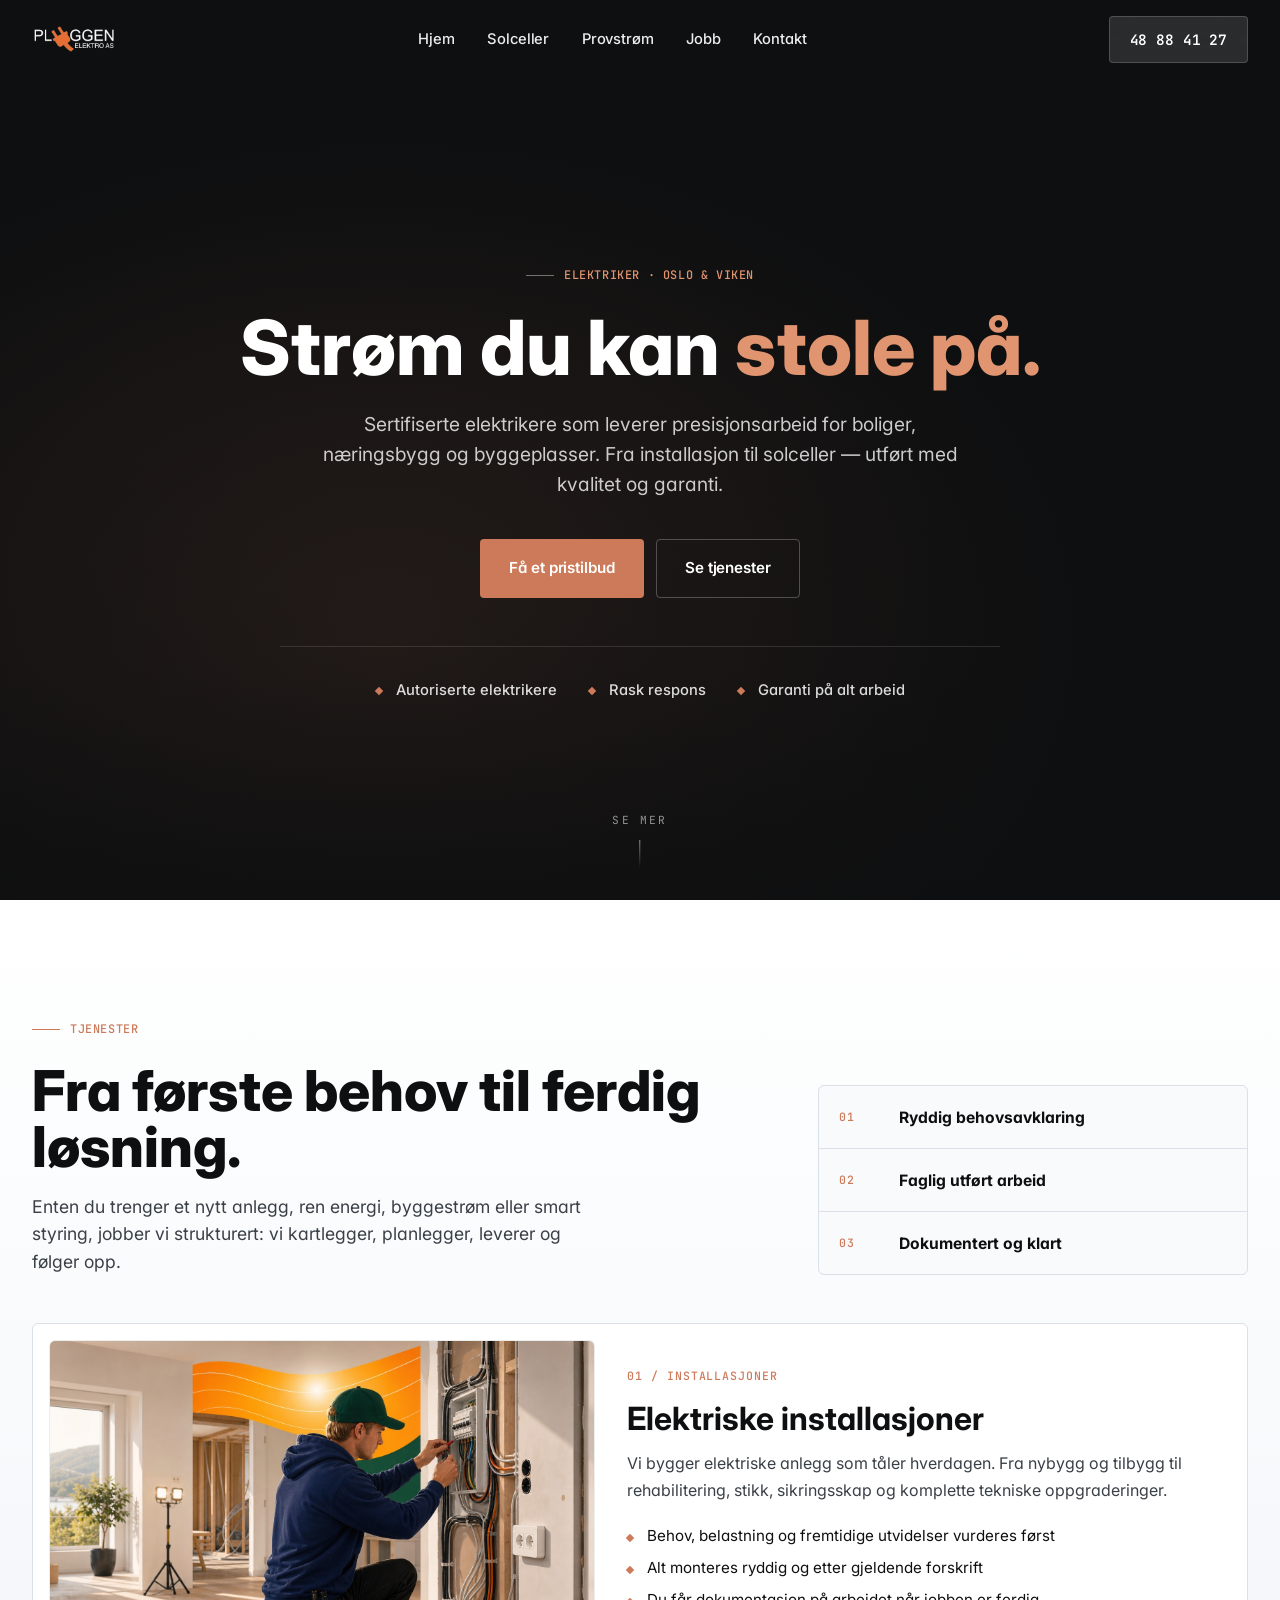
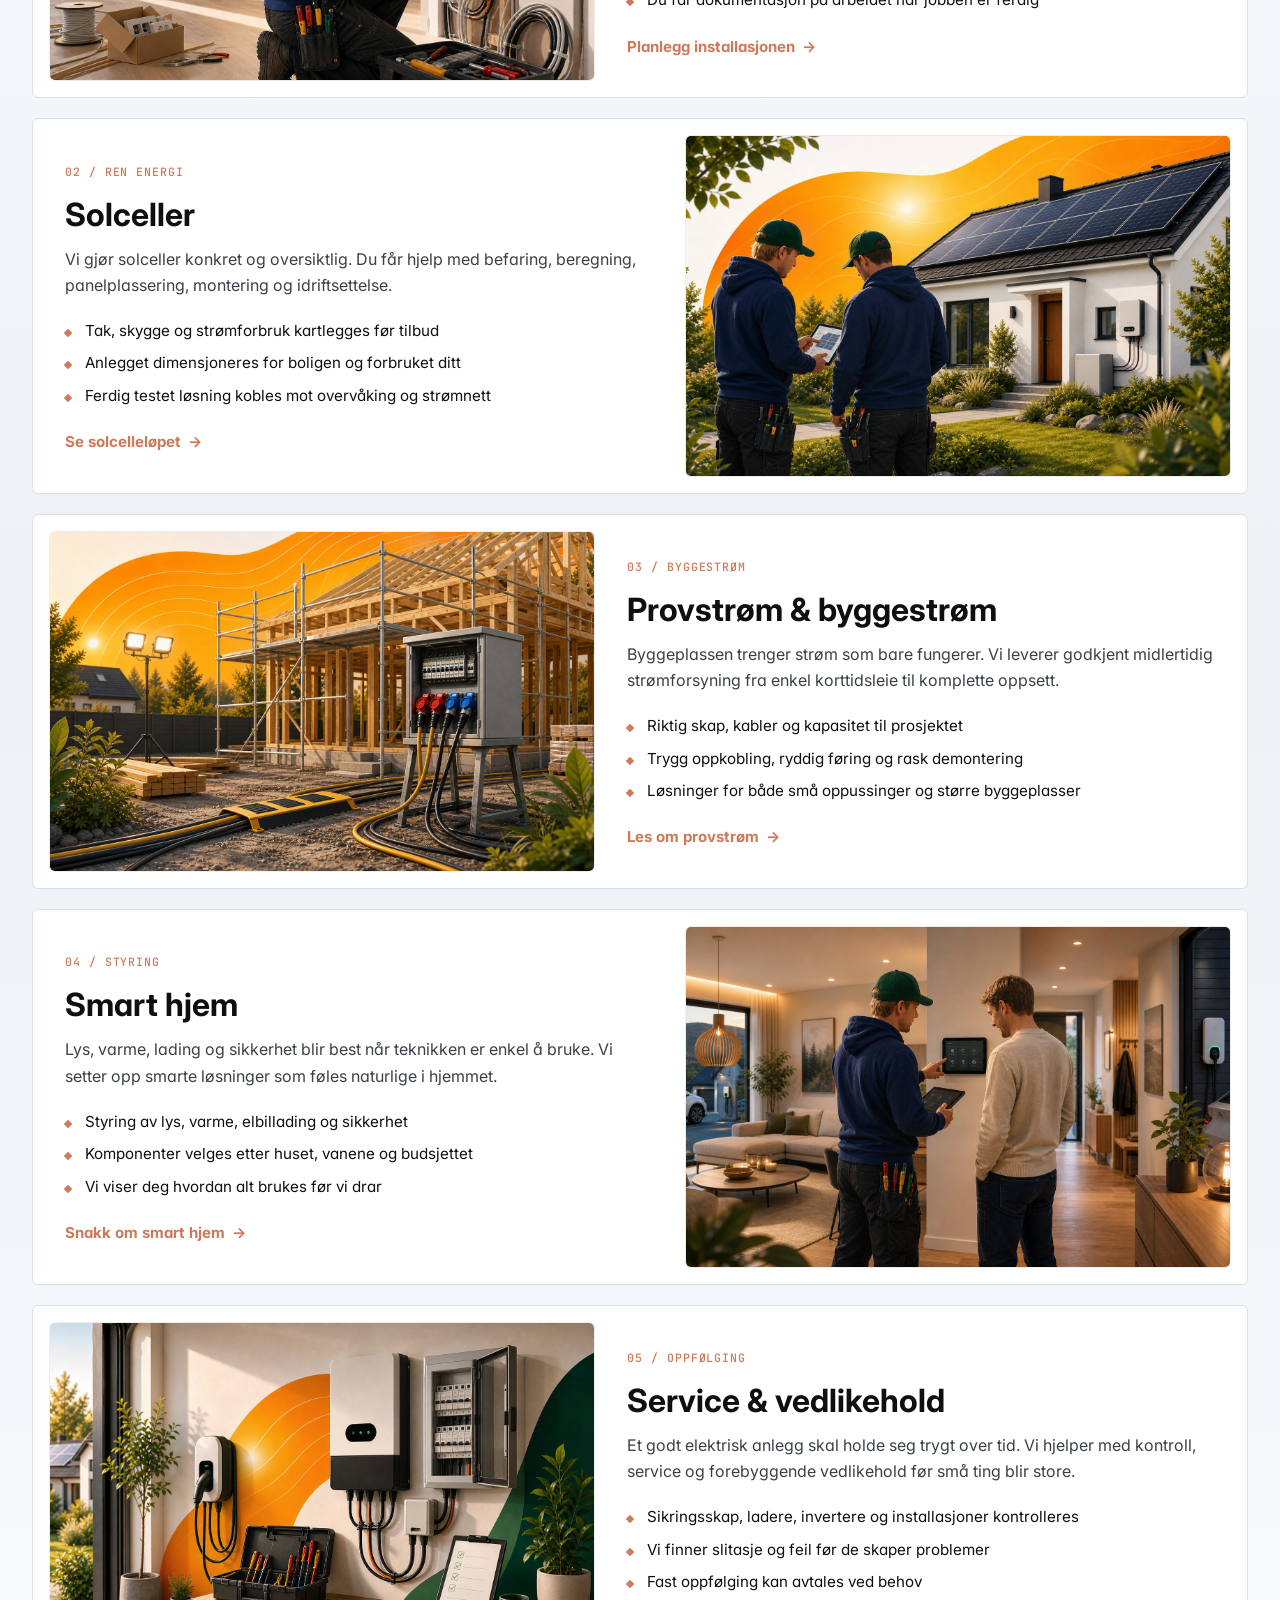
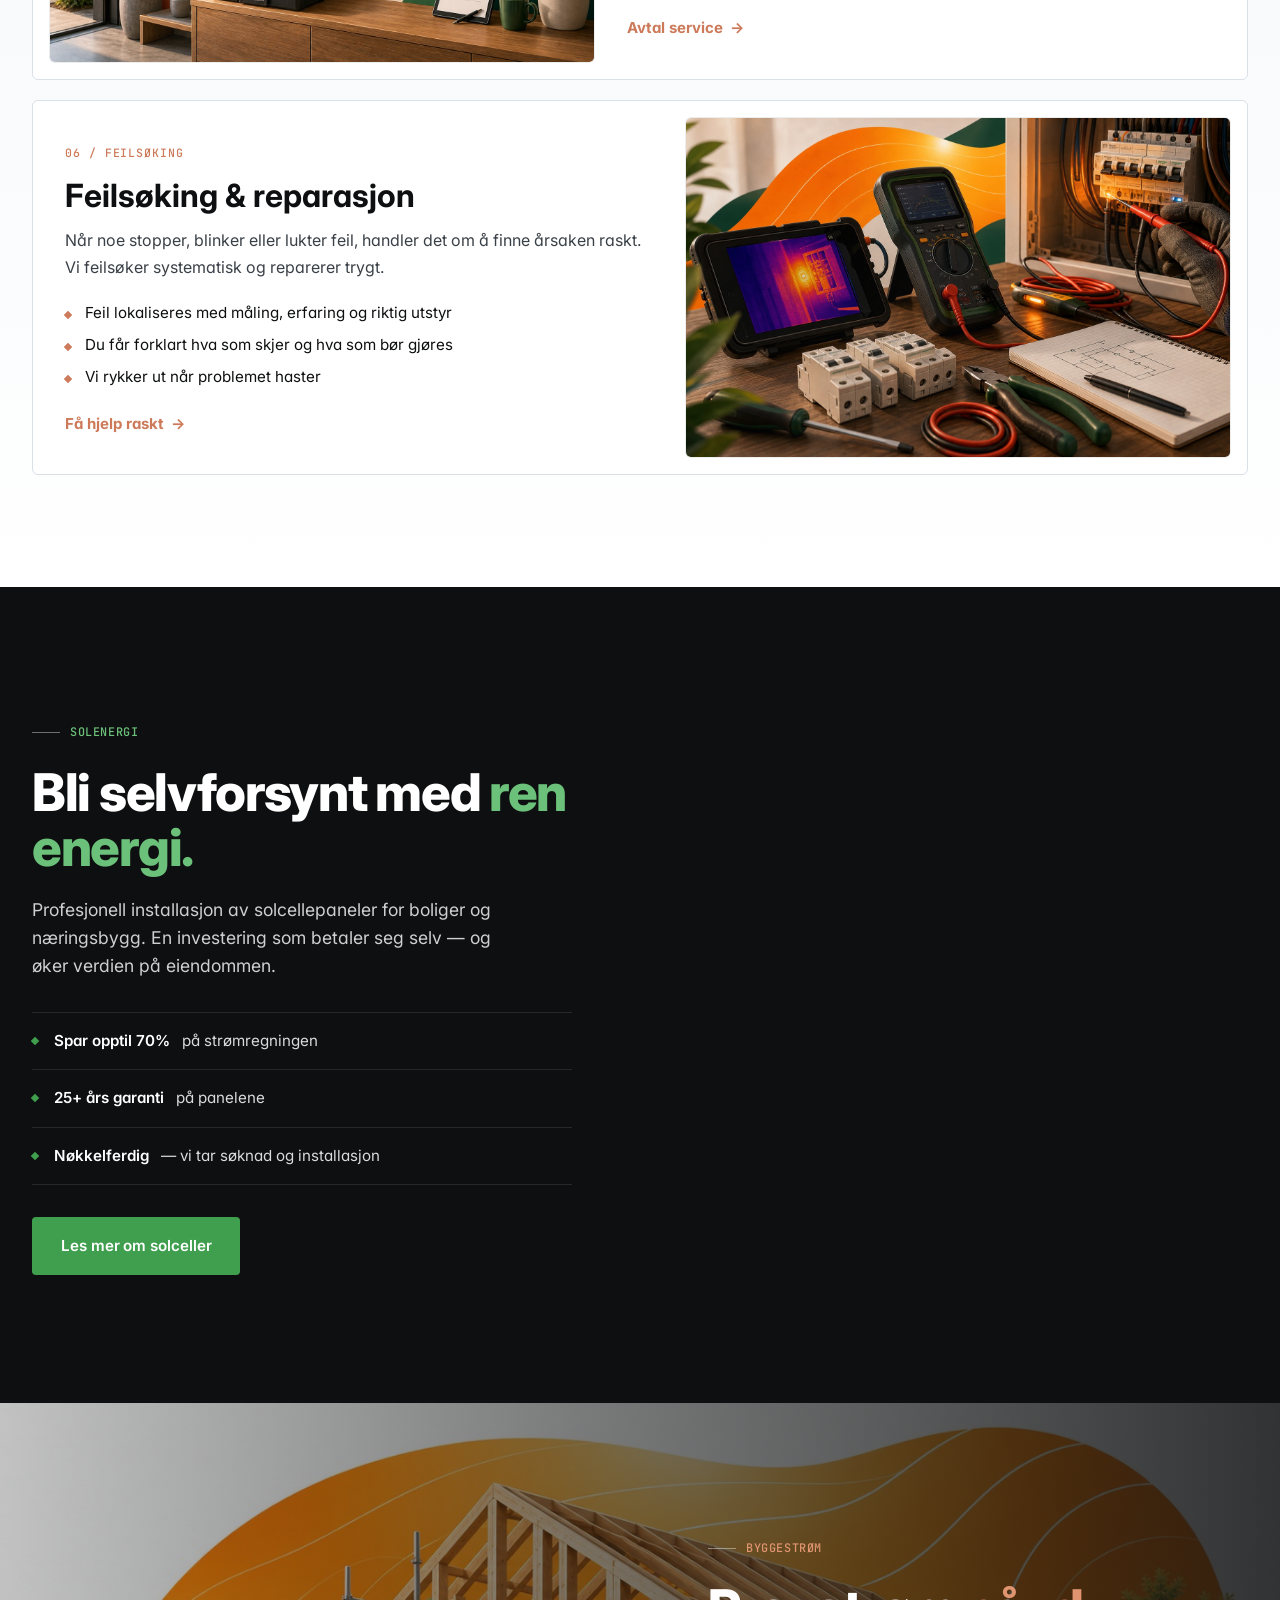
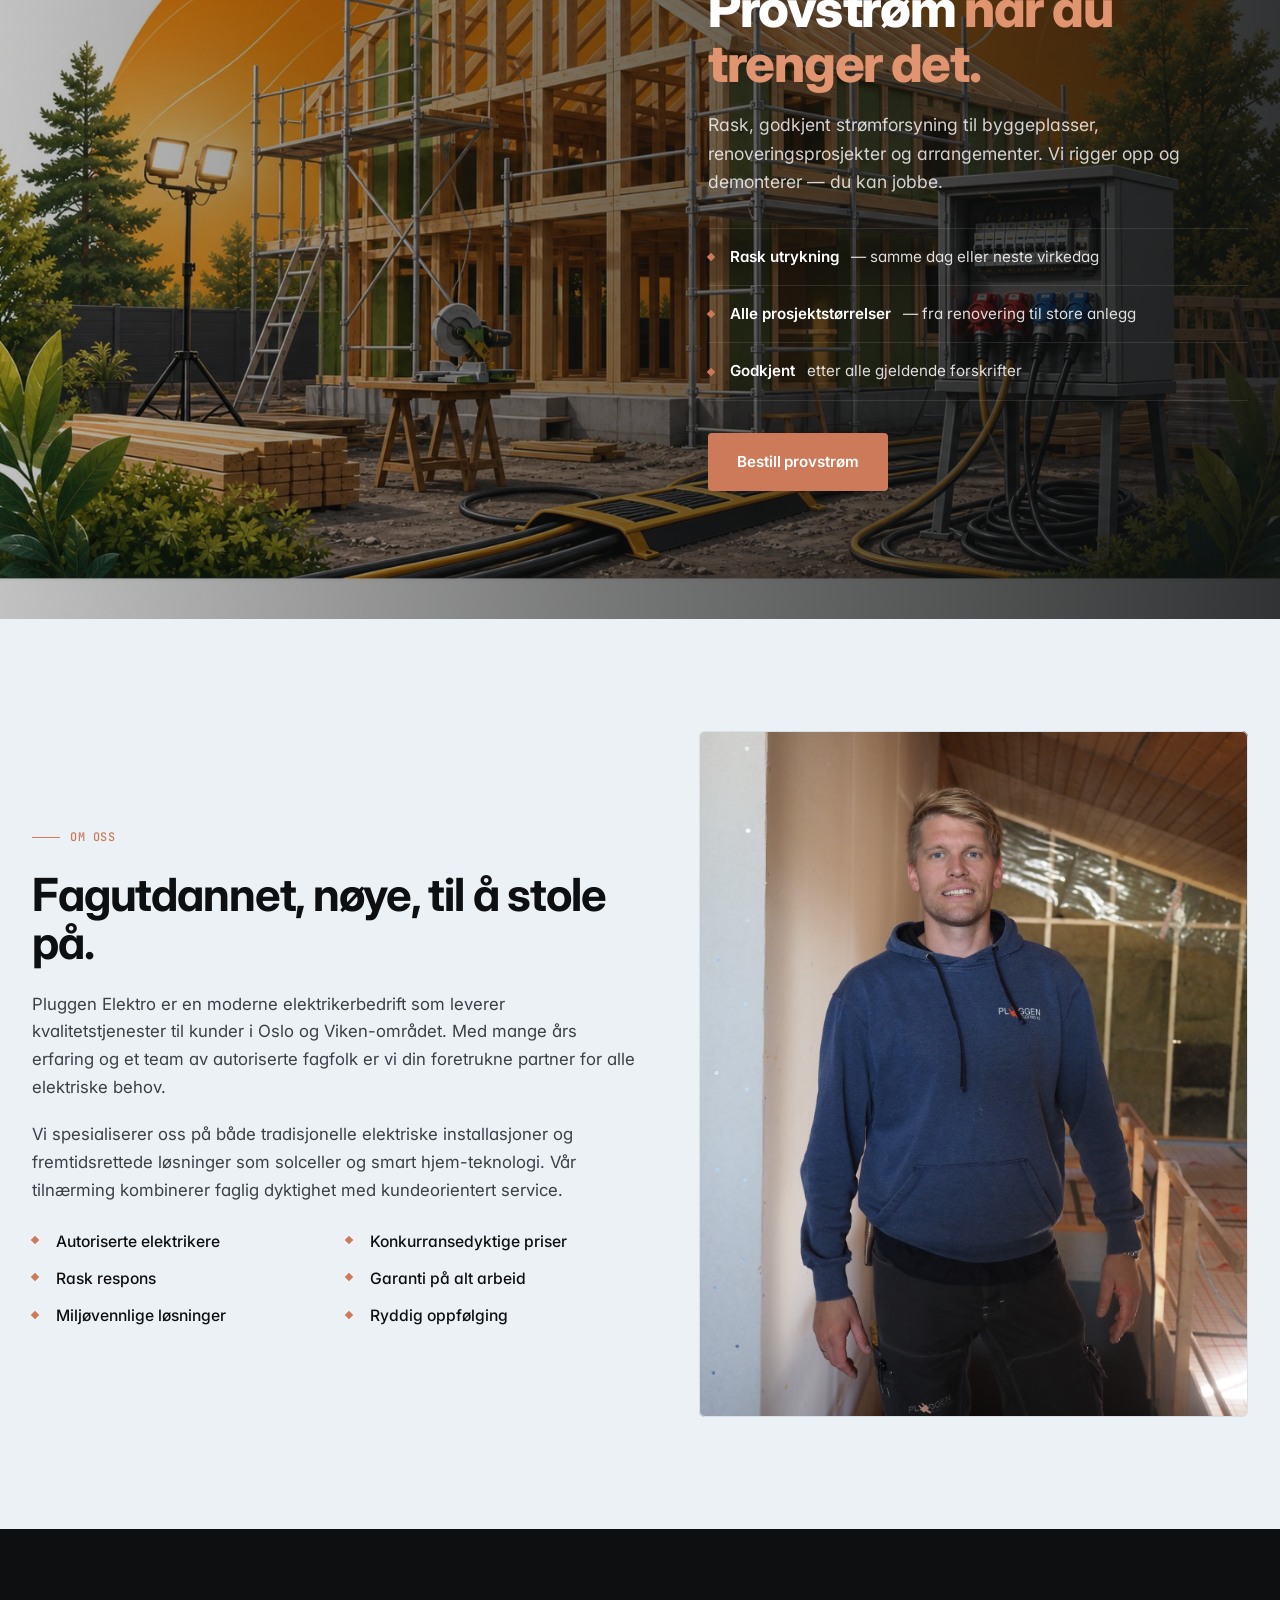
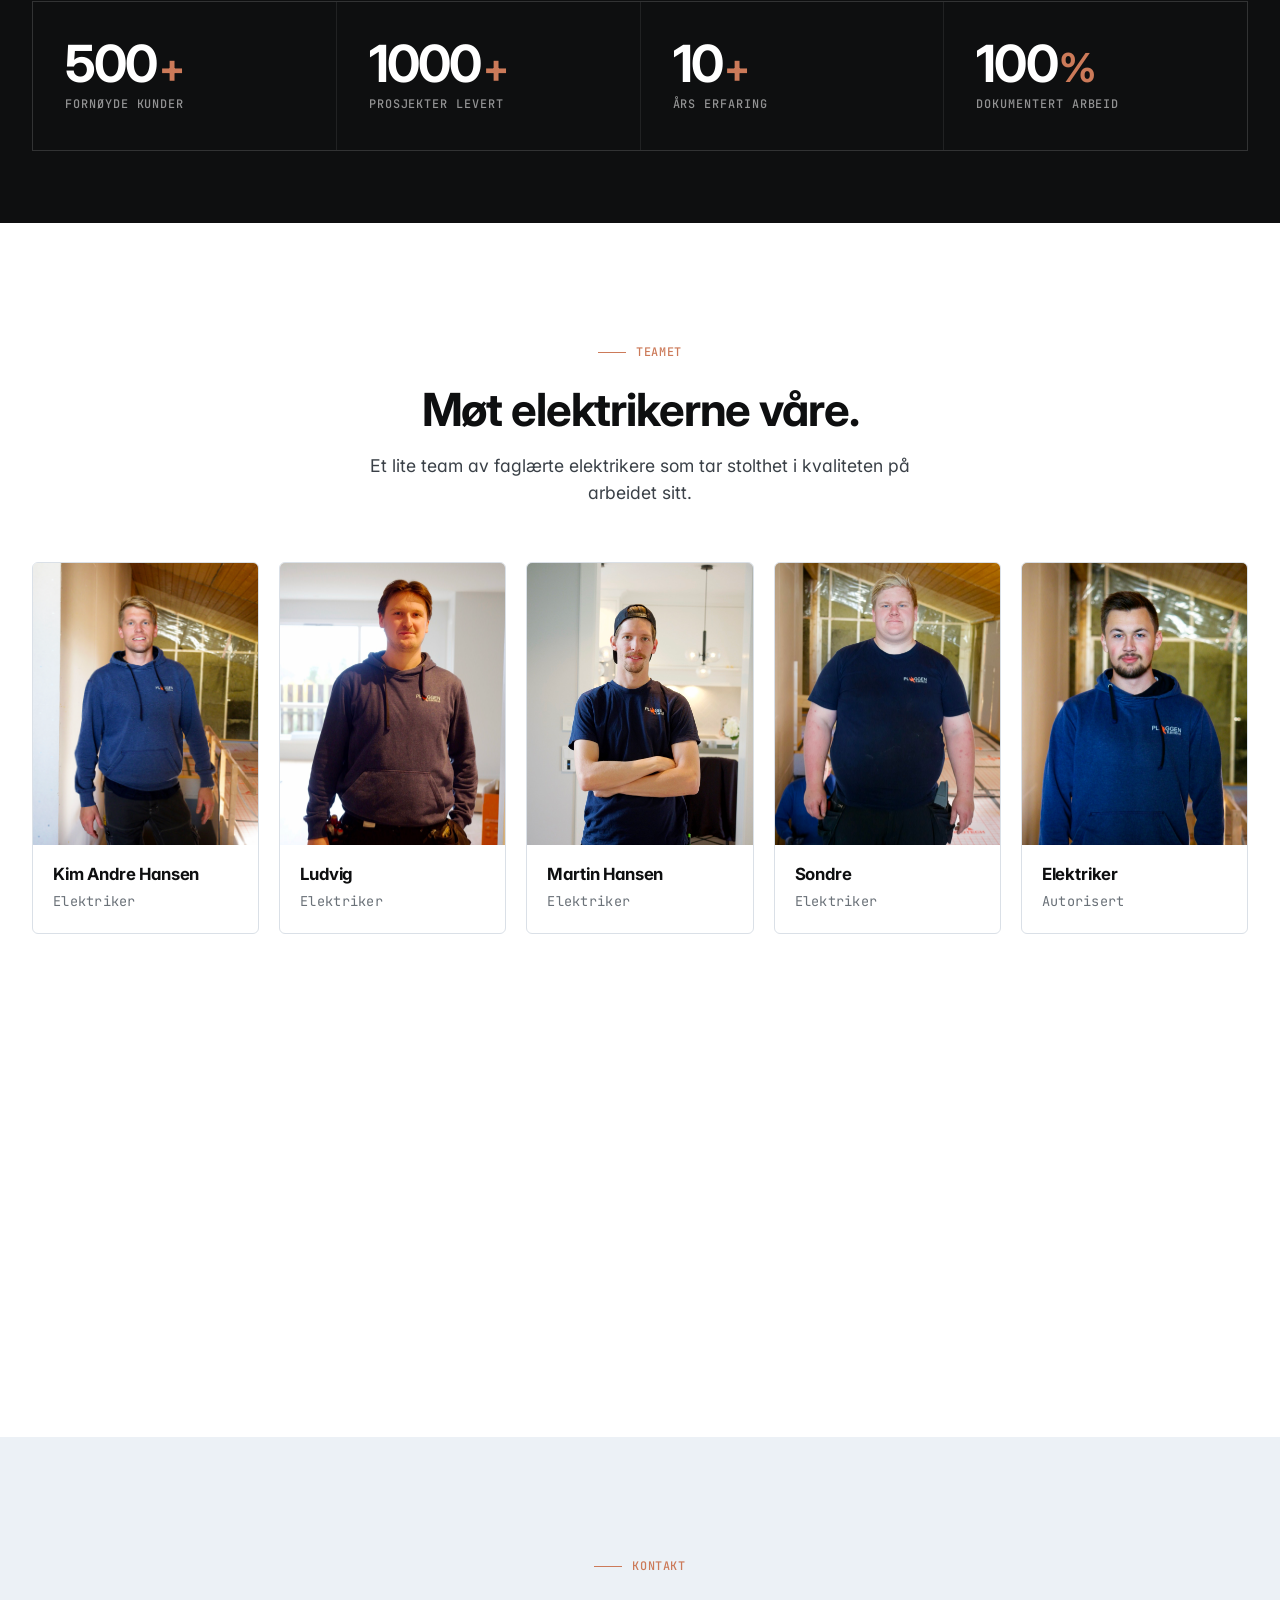
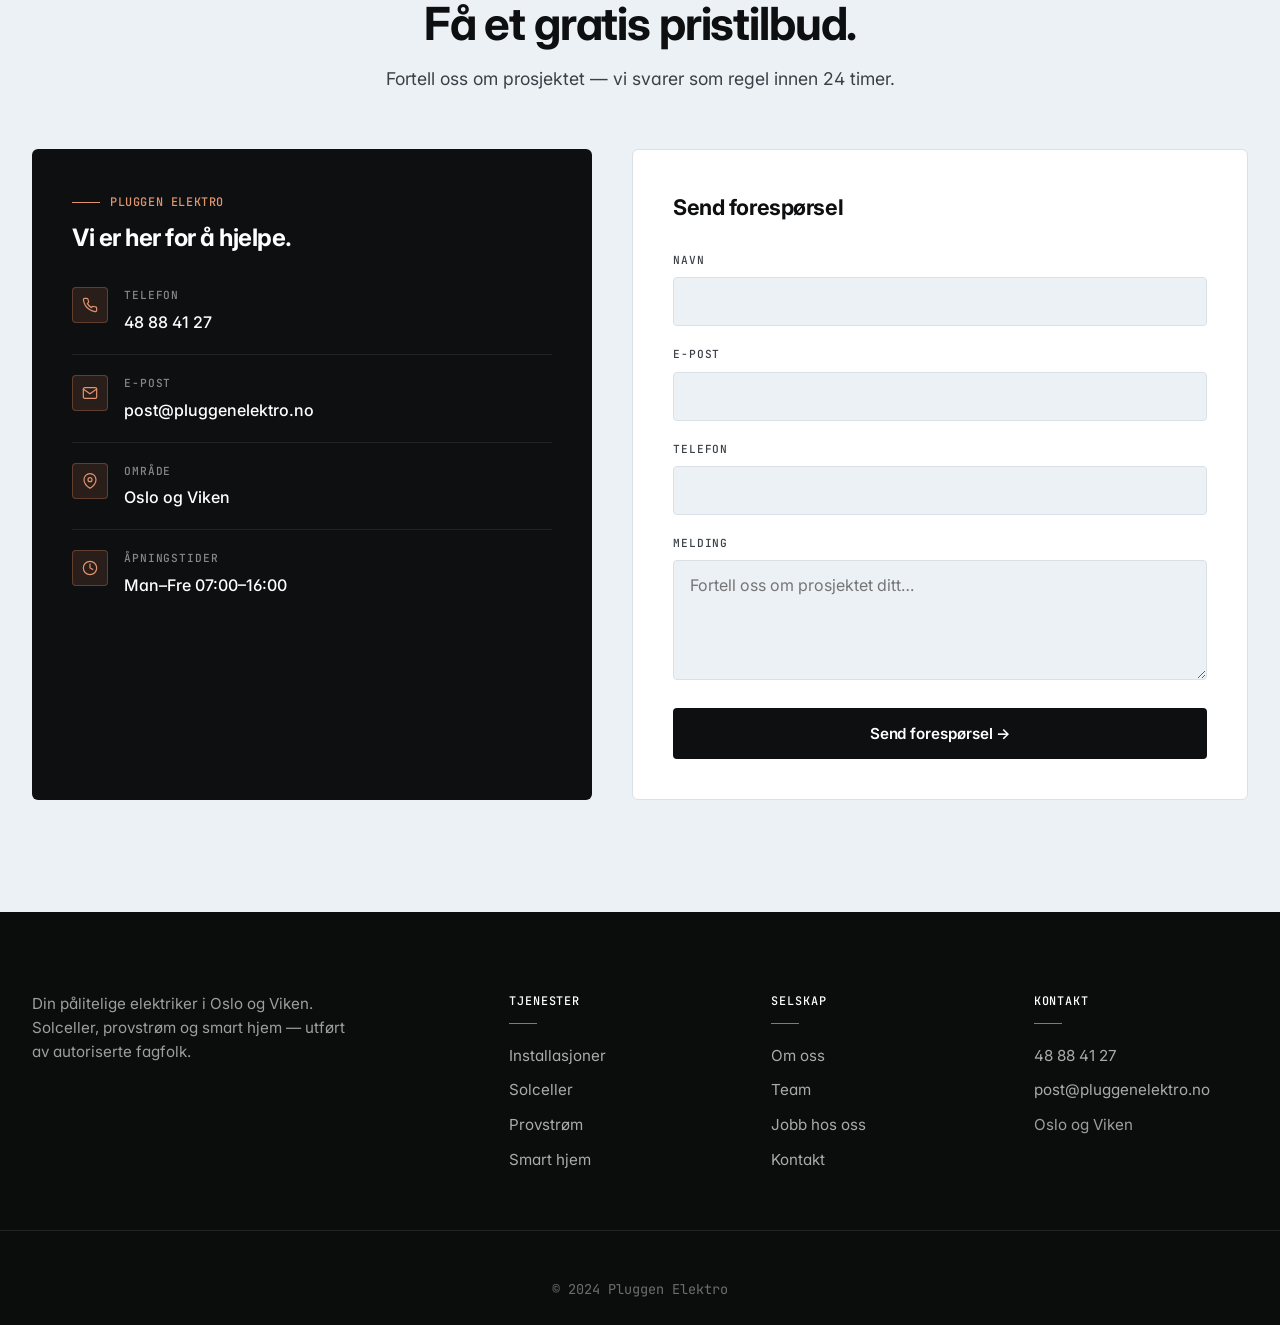
<file: index.html>
<!DOCTYPE html>
<html lang="no">
<head>
    <meta charset="UTF-8">
    <meta name="viewport" content="width=device-width, initial-scale=1.0">
    <meta name="description" content="Pluggen Elektro - Sertifiserte elektrikere i Oslo og Viken. Elektriske installasjoner, solceller, provstrøm og smart hjem.">
    <meta name="keywords" content="elektriker, Oslo, Viken, solceller, provstrøm, elektriske installasjoner, smart hjem">
    <title>Pluggen Elektro — Elektriker i Oslo og Viken</title>
    <link rel="preconnect" href="https://fonts.googleapis.com">
    <link rel="preconnect" href="https://fonts.gstatic.com" crossorigin>
    <link href="https://fonts.googleapis.com/css2?family=Inter:wght@300;400;500;600;700;800&family=JetBrains+Mono:wght@400;500&display=swap" rel="stylesheet">
    <link rel="stylesheet" href="styles.css">
</head>
<body class="has-video-hero">

    <!-- Header -->
    <header>
        <nav>
            <a href="index.html" class="logo">
                <img class="logo-on-light" src="images/logos/Pluggen-Elektro.png" alt="Pluggen Elektro">
                <img class="logo-on-dark" src="images/logos/Pluggen-Elektro-OnDark.png" alt="" aria-hidden="true">
            </a>
            <button class="mobile-menu-toggle" onclick="toggleMenu()" aria-label="Meny">☰</button>
            <ul id="nav-menu">
                <li><a href="index.html" class="is-current">Hjem</a></li>
                <li><a href="solceller.html">Solceller</a></li>
                <li><a href="provstrom.html">Provstrøm</a></li>
                <li><a href="jobb.html">Jobb</a></li>
                <li><a href="#kontakt">Kontakt</a></li>
            </ul>
            <a href="tel:48884127" class="phone-header">48 88 41 27</a>
        </nav>
    </header>

    <!-- Hero -->
    <section class="hero" id="hjem">
        <div class="hero-media">
            <video autoplay muted loop playsinline preload="auto">
                <source src="images/hero/Pluggen-Hero.mp4" type="video/mp4">
            </video>
        </div>
        <div class="hero-overlay"></div>
        <div class="hero-content">
            <span class="eyebrow">Elektriker · Oslo & Viken</span>
            <h1>Strøm du kan <span class="accent">stole på.</span></h1>
            <p class="hero-lede">Sertifiserte elektrikere som leverer presisjonsarbeid for boliger, næringsbygg og byggeplasser. Fra installasjon til solceller — utført med kvalitet og garanti.</p>
            <div class="hero-cta">
                <a href="#kontakt" class="btn btn-primary">Få et pristilbud</a>
                <a href="#tjenester" class="btn btn-ghost">Se tjenester</a>
            </div>
            <ul class="hero-bullets">
                <li>Autoriserte elektrikere</li>
                <li>Rask respons</li>
                <li>Garanti på alt arbeid</li>
            </ul>
        </div>
        <a href="#tjenester" class="hero-scroll-hint">Se mer</a>
    </section>

    <!-- Services -->
    <section class="section services-process" id="tjenester">
        <div class="container">
            <div class="services-intro">
                <div class="section-head">
                    <span class="eyebrow">Tjenester</span>
                    <h2>Fra første behov til ferdig løsning.</h2>
                    <p>Enten du trenger et nytt anlegg, ren energi, byggestrøm eller smart styring, jobber vi strukturert: vi kartlegger, planlegger, leverer og følger opp.</p>
                </div>
                <div class="services-proof">
                    <div class="services-proof-item">
                        <span>01</span>
                        <strong>Ryddig behovsavklaring</strong>
                    </div>
                    <div class="services-proof-item">
                        <span>02</span>
                        <strong>Faglig utført arbeid</strong>
                    </div>
                    <div class="services-proof-item">
                        <span>03</span>
                        <strong>Dokumentert og klart</strong>
                    </div>
                </div>
            </div>

            <div class="services-timeline">
                <article class="service-step">
                    <div class="service-step-media">
                        <img src="images/services/service-installasjoner.jpg" alt="Illustrasjon av elektriker som utfører elektrisk installasjon i norsk bolig" loading="lazy">
                    </div>
                    <div class="service-step-copy">
                        <span class="service-step-number">01 / Installasjoner</span>
                        <h3>Elektriske installasjoner</h3>
                        <p>Vi bygger elektriske anlegg som tåler hverdagen. Fra nybygg og tilbygg til rehabilitering, stikk, sikringsskap og komplette tekniske oppgraderinger.</p>
                        <ul>
                            <li>Behov, belastning og fremtidige utvidelser vurderes først</li>
                            <li>Alt monteres ryddig og etter gjeldende forskrift</li>
                            <li>Du får dokumentasjon på arbeidet når jobben er ferdig</li>
                        </ul>
                        <a href="#kontakt" class="service-step-link">Planlegg installasjonen</a>
                    </div>
                </article>

                <article class="service-step">
                    <div class="service-step-media">
                        <img src="images/services/service-solceller.jpg" alt="Illustrasjon av elektrikerteam som planlegger solceller på norsk bolig" loading="lazy">
                    </div>
                    <div class="service-step-copy">
                        <span class="service-step-number">02 / Ren energi</span>
                        <h3>Solceller</h3>
                        <p>Vi gjør solceller konkret og oversiktlig. Du får hjelp med befaring, beregning, panelplassering, montering og idriftsettelse.</p>
                        <ul>
                            <li>Tak, skygge og strømforbruk kartlegges før tilbud</li>
                            <li>Anlegget dimensjoneres for boligen og forbruket ditt</li>
                            <li>Ferdig testet løsning kobles mot overvåking og strømnett</li>
                        </ul>
                        <a href="solceller.html" class="service-step-link">Se solcelleløpet</a>
                    </div>
                </article>

                <article class="service-step">
                    <div class="service-step-media">
                        <img src="images/services/service-provstrom.jpg" alt="Illustrasjon av provstrøm og byggestrøm på ryddig byggeplass" loading="lazy">
                    </div>
                    <div class="service-step-copy">
                        <span class="service-step-number">03 / Byggestrøm</span>
                        <h3>Provstrøm & byggestrøm</h3>
                        <p>Byggeplassen trenger strøm som bare fungerer. Vi leverer godkjent midlertidig strømforsyning fra enkel korttidsleie til komplette oppsett.</p>
                        <ul>
                            <li>Riktig skap, kabler og kapasitet til prosjektet</li>
                            <li>Trygg oppkobling, ryddig føring og rask demontering</li>
                            <li>Løsninger for både små oppussinger og større byggeplasser</li>
                        </ul>
                        <a href="provstrom.html" class="service-step-link">Les om provstrøm</a>
                    </div>
                </article>

                <article class="service-step">
                    <div class="service-step-media">
                        <img src="images/services/service-smart-hjem.jpg" alt="Illustrasjon av smart hjem-løsning i moderne norsk bolig" loading="lazy">
                    </div>
                    <div class="service-step-copy">
                        <span class="service-step-number">04 / Styring</span>
                        <h3>Smart hjem</h3>
                        <p>Lys, varme, lading og sikkerhet blir best når teknikken er enkel å bruke. Vi setter opp smarte løsninger som føles naturlige i hjemmet.</p>
                        <ul>
                            <li>Styring av lys, varme, elbillading og sikkerhet</li>
                            <li>Komponenter velges etter huset, vanene og budsjettet</li>
                            <li>Vi viser deg hvordan alt brukes før vi drar</li>
                        </ul>
                        <a href="#kontakt" class="service-step-link">Snakk om smart hjem</a>
                    </div>
                </article>

                <article class="service-step">
                    <div class="service-step-media">
                        <img src="images/services/service-vedlikehold-equipment.jpg" alt="Illustrasjon av service og vedlikehold med elbillader, inverter, sikringsskap og sjekkliste" loading="lazy">
                    </div>
                    <div class="service-step-copy">
                        <span class="service-step-number">05 / Oppfølging</span>
                        <h3>Service & vedlikehold</h3>
                        <p>Et godt elektrisk anlegg skal holde seg trygt over tid. Vi hjelper med kontroll, service og forebyggende vedlikehold før små ting blir store.</p>
                        <ul>
                            <li>Sikringsskap, ladere, invertere og installasjoner kontrolleres</li>
                            <li>Vi finner slitasje og feil før de skaper problemer</li>
                            <li>Fast oppfølging kan avtales ved behov</li>
                        </ul>
                        <a href="#kontakt" class="service-step-link">Avtal service</a>
                    </div>
                </article>

                <article class="service-step">
                    <div class="service-step-media">
                        <img src="images/services/service-feilsoking-diagnostic.jpg" alt="Illustrasjon av feilsøking med måleutstyr, termisk visning og sikringsskap" loading="lazy">
                    </div>
                    <div class="service-step-copy">
                        <span class="service-step-number">06 / Feilsøking</span>
                        <h3>Feilsøking & reparasjon</h3>
                        <p>Når noe stopper, blinker eller lukter feil, handler det om å finne årsaken raskt. Vi feilsøker systematisk og reparerer trygt.</p>
                        <ul>
                            <li>Feil lokaliseres med måling, erfaring og riktig utstyr</li>
                            <li>Du får forklart hva som skjer og hva som bør gjøres</li>
                            <li>Vi rykker ut når problemet haster</li>
                        </ul>
                        <a href="#kontakt" class="service-step-link">Få hjelp raskt</a>
                    </div>
                </article>
            </div>
        </div>
    </section>

    <!-- Solceller showcase (new video, lazy-played in view) -->
    <section class="showcase theme-green" id="solceller">
        <div class="showcase-media">
            <video muted loop playsinline preload="metadata" data-play-on-view>
                <source src="images/hero/Solceller-Scroll.mp4" type="video/mp4">
            </video>
        </div>
        <div class="showcase-overlay"></div>
        <div class="showcase-content">
            <div class="showcase-text">
                <span class="eyebrow">Solenergi</span>
                <h2>Bli selvforsynt med <span class="accent">ren energi.</span></h2>
                <p>Profesjonell installasjon av solcellepaneler for boliger og næringsbygg. En investering som betaler seg selv — og øker verdien på eiendommen.</p>
                <ul class="showcase-features">
                    <li><span><strong>Spar opptil 70%</strong> på strømregningen</span></li>
                    <li><span><strong>25+ års garanti</strong> på panelene</span></li>
                    <li><span><strong>Nøkkelferdig</strong> — vi tar søknad og installasjon</span></li>
                </ul>
                <a href="solceller.html" class="btn btn-primary">Les mer om solceller</a>
            </div>
        </div>
    </section>

    <!-- Provstrøm showcase -->
    <section class="showcase" id="provstrom">
        <div class="showcase-media">
            <img src="images/hero/provstrom-temporary-power-site.jpg" alt="Illustrasjon av provstrøm og midlertidig strømforsyning på byggeplass">
        </div>
        <div class="showcase-overlay showcase-overlay--right"></div>
        <div class="showcase-content showcase-content--right">
            <div class="showcase-text">
                <span class="eyebrow">Byggestrøm</span>
                <h2>Provstrøm <span class="accent">når du trenger det.</span></h2>
                <p>Rask, godkjent strømforsyning til byggeplasser, renoveringsprosjekter og arrangementer. Vi rigger opp og demonterer — du kan jobbe.</p>
                <ul class="showcase-features">
                    <li><span><strong>Rask utrykning</strong> — samme dag eller neste virkedag</span></li>
                    <li><span><strong>Alle prosjektstørrelser</strong> — fra renovering til store anlegg</span></li>
                    <li><span><strong>Godkjent</strong> etter alle gjeldende forskrifter</span></li>
                </ul>
                <a href="provstrom.html" class="btn btn-primary">Bestill provstrøm</a>
            </div>
        </div>
    </section>

    <!-- About -->
    <section class="section section--bone" id="om-oss">
        <div class="container">
            <div class="about-grid">
                <div class="about-text">
                    <span class="eyebrow">Om oss</span>
                    <h2 style="font-size: clamp(2rem, 3.6vw, 2.85rem); font-weight: 700; line-height: 1.05; letter-spacing: -0.025em; color: var(--ink); margin-bottom: 1.5rem;">Fagutdannet, nøye, til å stole på.</h2>
                    <p>Pluggen Elektro er en moderne elektrikerbedrift som leverer kvalitetstjenester til kunder i Oslo og Viken-området. Med mange års erfaring og et team av autoriserte fagfolk er vi din foretrukne partner for alle elektriske behov.</p>
                    <p>Vi spesialiserer oss på både tradisjonelle elektriske installasjoner og fremtidsrettede løsninger som solceller og smart hjem-teknologi. Vår tilnærming kombinerer faglig dyktighet med kundeorientert service.</p>
                    <ul>
                        <li>Autoriserte elektrikere</li>
                        <li>Konkurransedyktige priser</li>
                        <li>Rask respons</li>
                        <li>Garanti på alt arbeid</li>
                        <li>Miljøvennlige løsninger</li>
                        <li>Ryddig oppfølging</li>
                    </ul>
                </div>
                <div class="about-image">
                    <img src="images/hero/P9220258.JPG" alt="Pluggen Elektro arbeid">
                </div>
            </div>
        </div>
    </section>

    <!-- Stats -->
    <section class="stats">
        <div class="container">
            <div class="stats-grid">
                <div class="stat-item">
                    <h3>500<span class="unit">+</span></h3>
                    <p>Fornøyde kunder</p>
                </div>
                <div class="stat-item">
                    <h3>1000<span class="unit">+</span></h3>
                    <p>Prosjekter levert</p>
                </div>
                <div class="stat-item">
                    <h3>10<span class="unit">+</span></h3>
                    <p>Års erfaring</p>
                </div>
                <div class="stat-item">
                    <h3>100<span class="unit">%</span></h3>
                    <p>Dokumentert arbeid</p>
                </div>
            </div>
        </div>
    </section>

    <!-- Team -->
    <section class="section section--white" id="team">
        <div class="container">
            <div class="section-head section-head--center">
                <span class="eyebrow">Teamet</span>
                <h2>Møt elektrikerne våre.</h2>
                <p>Et lite team av faglærte elektrikere som tar stolthet i kvaliteten på arbeidet sitt.</p>
            </div>
            <div class="team-grid">
                <div class="team-member">
                    <img src="images/ansatte/brand/kim-andre-hansen-brand.jpg" alt="Kim Andre Hansen" class="team-photo">
                    <div class="team-info">
                        <h3>Kim Andre Hansen</h3>
                        <p>Elektriker</p>
                    </div>
                </div>
                <div class="team-member">
                    <img src="images/ansatte/brand/ludvig-brand.jpg" alt="Ludvig" class="team-photo">
                    <div class="team-info">
                        <h3>Ludvig</h3>
                        <p>Elektriker</p>
                    </div>
                </div>
                <div class="team-member">
                    <img src="images/ansatte/brand/martin-hansen-brand.jpg" alt="Martin Hansen" class="team-photo">
                    <div class="team-info">
                        <h3>Martin Hansen</h3>
                        <p>Elektriker</p>
                    </div>
                </div>
                <div class="team-member">
                    <img src="images/ansatte/brand/sondre-brand.jpg" alt="Sondre" class="team-photo">
                    <div class="team-info">
                        <h3>Sondre</h3>
                        <p>Elektriker</p>
                    </div>
                </div>
                <div class="team-member">
                    <img src="images/ansatte/brand/elektriker-72-brand.jpg" alt="Teammedlem" class="team-photo">
                    <div class="team-info">
                        <h3>Elektriker</h3>
                        <p>Autorisert</p>
                    </div>
                </div>
                <div class="team-member">
                    <img src="images/ansatte/brand/elektriker-74-brand.jpg" alt="Teammedlem" class="team-photo">
                    <div class="team-info">
                        <h3>Elektriker</h3>
                        <p>Autorisert</p>
                    </div>
                </div>
                <div class="team-member">
                    <img src="images/ansatte/brand/elektriker-78-brand.jpg" alt="Teammedlem" class="team-photo">
                    <div class="team-info">
                        <h3>Elektriker</h3>
                        <p>Autorisert</p>
                    </div>
                </div>
            </div>
        </div>
    </section>

    <!-- Contact -->
    <section class="section section--bone" id="kontakt">
        <div class="container">
            <div class="section-head section-head--center">
                <span class="eyebrow">Kontakt</span>
                <h2>Få et gratis pristilbud.</h2>
                <p>Fortell oss om prosjektet — vi svarer som regel innen 24 timer.</p>
            </div>
            <div class="contact-grid">
                <div class="contact-info">
                    <span class="eyebrow">Pluggen Elektro</span>
                    <h3 class="contact-info-title">Vi er her for å hjelpe.</h3>
                    <div class="contact-item">
                        <div class="contact-icon" aria-hidden="true">
                            <svg viewBox="0 0 24 24" fill="none" stroke="currentColor" stroke-width="1.8" stroke-linecap="square" stroke-linejoin="miter">
                                <path d="M22 16.92v3a2 2 0 0 1-2.18 2 19.79 19.79 0 0 1-8.63-3.07 19.5 19.5 0 0 1-6-6 19.79 19.79 0 0 1-3.07-8.67A2 2 0 0 1 4.11 2h3a2 2 0 0 1 2 1.72c.13.96.36 1.9.7 2.81a2 2 0 0 1-.45 2.11L8.09 9.91a16 16 0 0 0 6 6l1.27-1.27a2 2 0 0 1 2.11-.45c.91.34 1.85.57 2.81.7A2 2 0 0 1 22 16.92z"/>
                            </svg>
                        </div>
                        <div class="contact-item-text">
                            <h4>Telefon</h4>
                            <p><a href="tel:48884127">48 88 41 27</a></p>
                        </div>
                    </div>
                    <div class="contact-item">
                        <div class="contact-icon" aria-hidden="true">
                            <svg viewBox="0 0 24 24" fill="none" stroke="currentColor" stroke-width="1.8" stroke-linecap="square" stroke-linejoin="miter">
                                <path d="M4 4h16c1.1 0 2 .9 2 2v12c0 1.1-.9 2-2 2H4c-1.1 0-2-.9-2-2V6c0-1.1.9-2 2-2z"/>
                                <polyline points="22,6 12,13 2,6"/>
                            </svg>
                        </div>
                        <div class="contact-item-text">
                            <h4>E-post</h4>
                            <p><a href="mailto:post@pluggenelektro.no">post@pluggenelektro.no</a></p>
                        </div>
                    </div>
                    <div class="contact-item">
                        <div class="contact-icon" aria-hidden="true">
                            <svg viewBox="0 0 24 24" fill="none" stroke="currentColor" stroke-width="1.8" stroke-linecap="square" stroke-linejoin="miter">
                                <path d="M21 10c0 7-9 13-9 13s-9-6-9-13a9 9 0 0 1 18 0z"/>
                                <circle cx="12" cy="10" r="3"/>
                            </svg>
                        </div>
                        <div class="contact-item-text">
                            <h4>Område</h4>
                            <p>Oslo og Viken</p>
                        </div>
                    </div>
                    <div class="contact-item">
                        <div class="contact-icon" aria-hidden="true">
                            <svg viewBox="0 0 24 24" fill="none" stroke="currentColor" stroke-width="1.8" stroke-linecap="square" stroke-linejoin="miter">
                                <circle cx="12" cy="12" r="10"/>
                                <polyline points="12,6 12,12 16,14"/>
                            </svg>
                        </div>
                        <div class="contact-item-text">
                            <h4>Åpningstider</h4>
                            <p>Man–Fre 07:00–16:00</p>
                        </div>
                    </div>
                </div>
                <div class="contact-form">
                    <h3 class="form-title">Send forespørsel</h3>
                    <form action="https://formspree.io/f/YOUR_FORM_ID" method="POST">
                        <div class="form-group">
                            <label for="name">Navn</label>
                            <input type="text" id="name" name="name" required>
                        </div>
                        <div class="form-group">
                            <label for="email">E-post</label>
                            <input type="email" id="email" name="email" required>
                        </div>
                        <div class="form-group">
                            <label for="phone">Telefon</label>
                            <input type="tel" id="phone" name="phone">
                        </div>
                        <div class="form-group">
                            <label for="message">Melding</label>
                            <textarea id="message" name="message" placeholder="Fortell oss om prosjektet ditt…" required></textarea>
                        </div>
                        <button type="submit" class="submit-button">Send forespørsel →</button>
                    </form>
                </div>
            </div>
        </div>
    </section>

    <!-- Footer -->
    <footer>
        <div class="footer-grid">
            <div class="footer-section footer-brand">
                <p>Din pålitelige elektriker i Oslo og Viken. Solceller, provstrøm og smart hjem — utført av autoriserte fagfolk.</p>
            </div>
            <div class="footer-section">
                <h3>Tjenester</h3>
                <ul>
                    <li><a href="#tjenester">Installasjoner</a></li>
                    <li><a href="solceller.html">Solceller</a></li>
                    <li><a href="provstrom.html">Provstrøm</a></li>
                    <li><a href="#tjenester">Smart hjem</a></li>
                </ul>
            </div>
            <div class="footer-section">
                <h3>Selskap</h3>
                <ul>
                    <li><a href="#om-oss">Om oss</a></li>
                    <li><a href="#team">Team</a></li>
                    <li><a href="jobb.html">Jobb hos oss</a></li>
                    <li><a href="#kontakt">Kontakt</a></li>
                </ul>
            </div>
            <div class="footer-section">
                <h3>Kontakt</h3>
                <ul>
                    <li><a href="tel:48884127">48 88 41 27</a></li>
                    <li><a href="mailto:post@pluggenelektro.no">post@pluggenelektro.no</a></li>
                    <li>Oslo og Viken</li>
                </ul>
            </div>
        </div>
        <div class="footer-bottom">© 2024 Pluggen Elektro</div>
    </footer>

    <script src="scripts.js"></script>
</body>
</html>
</file>
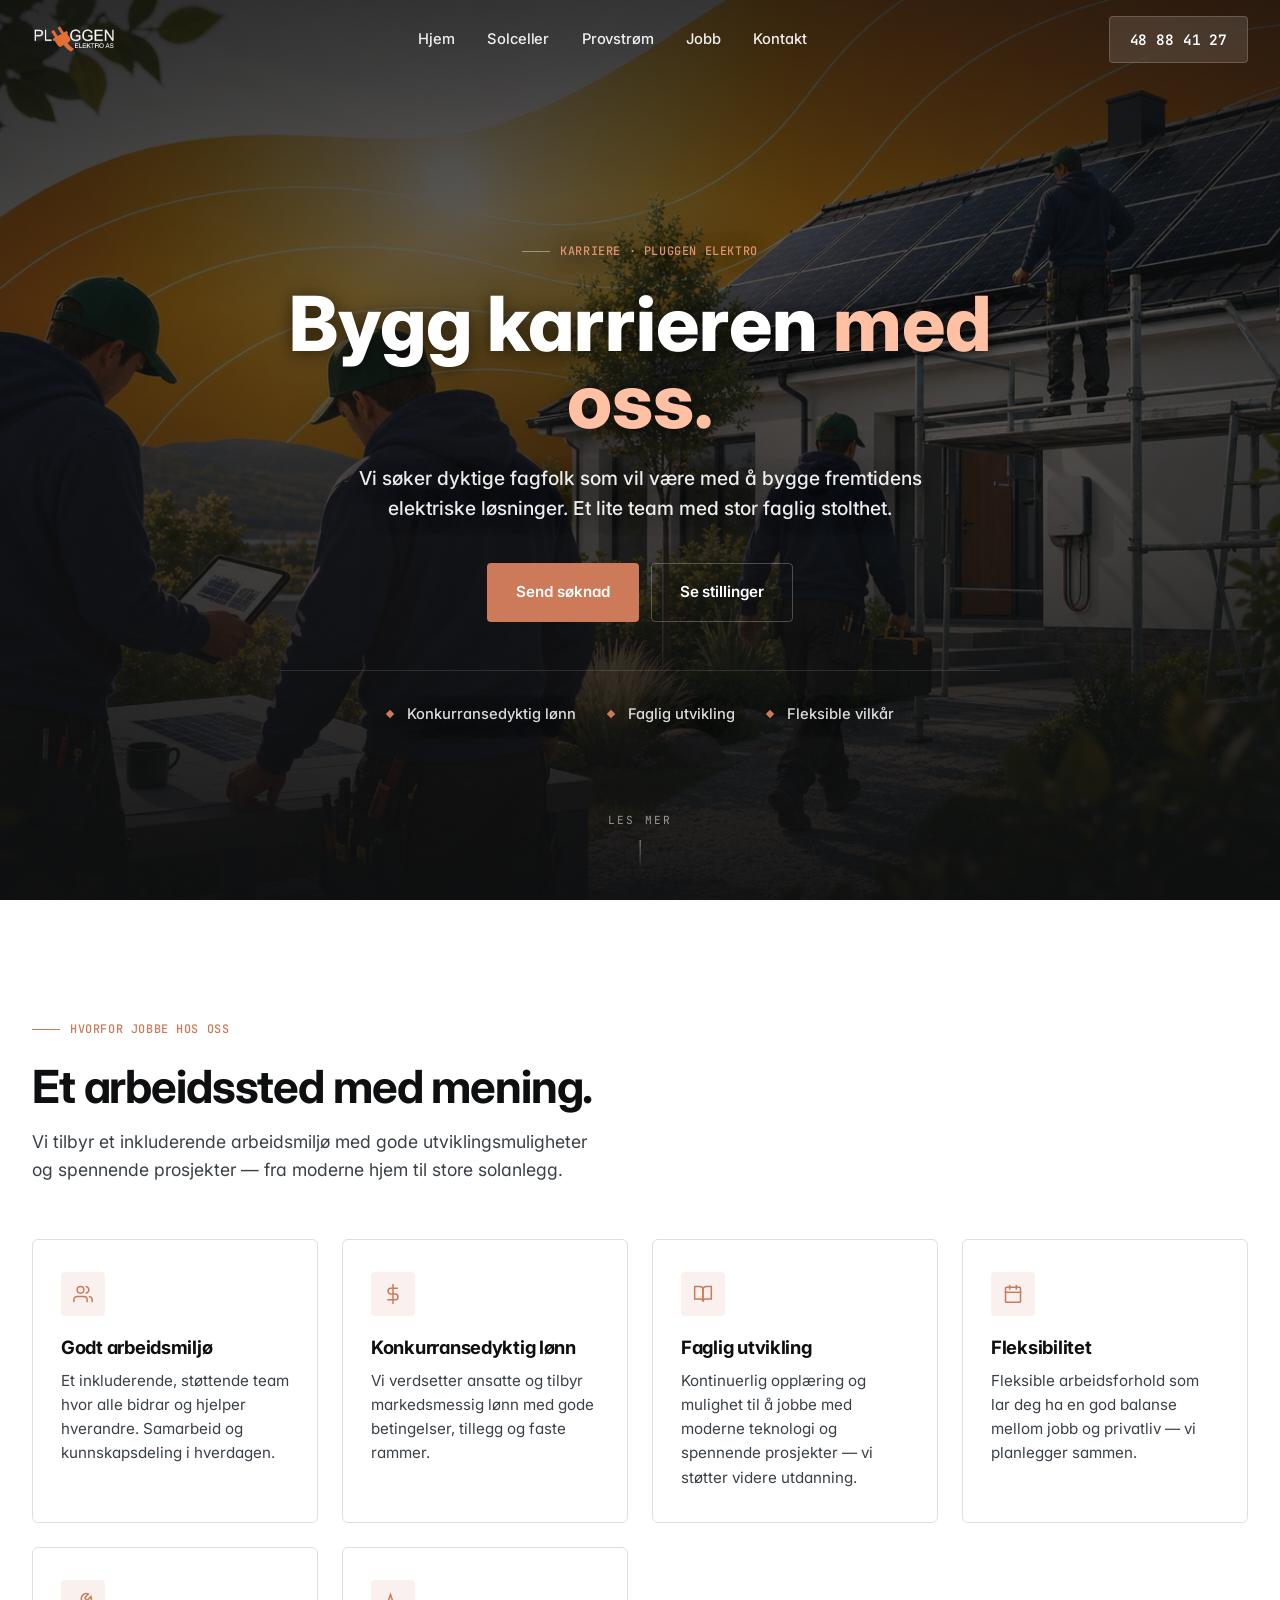
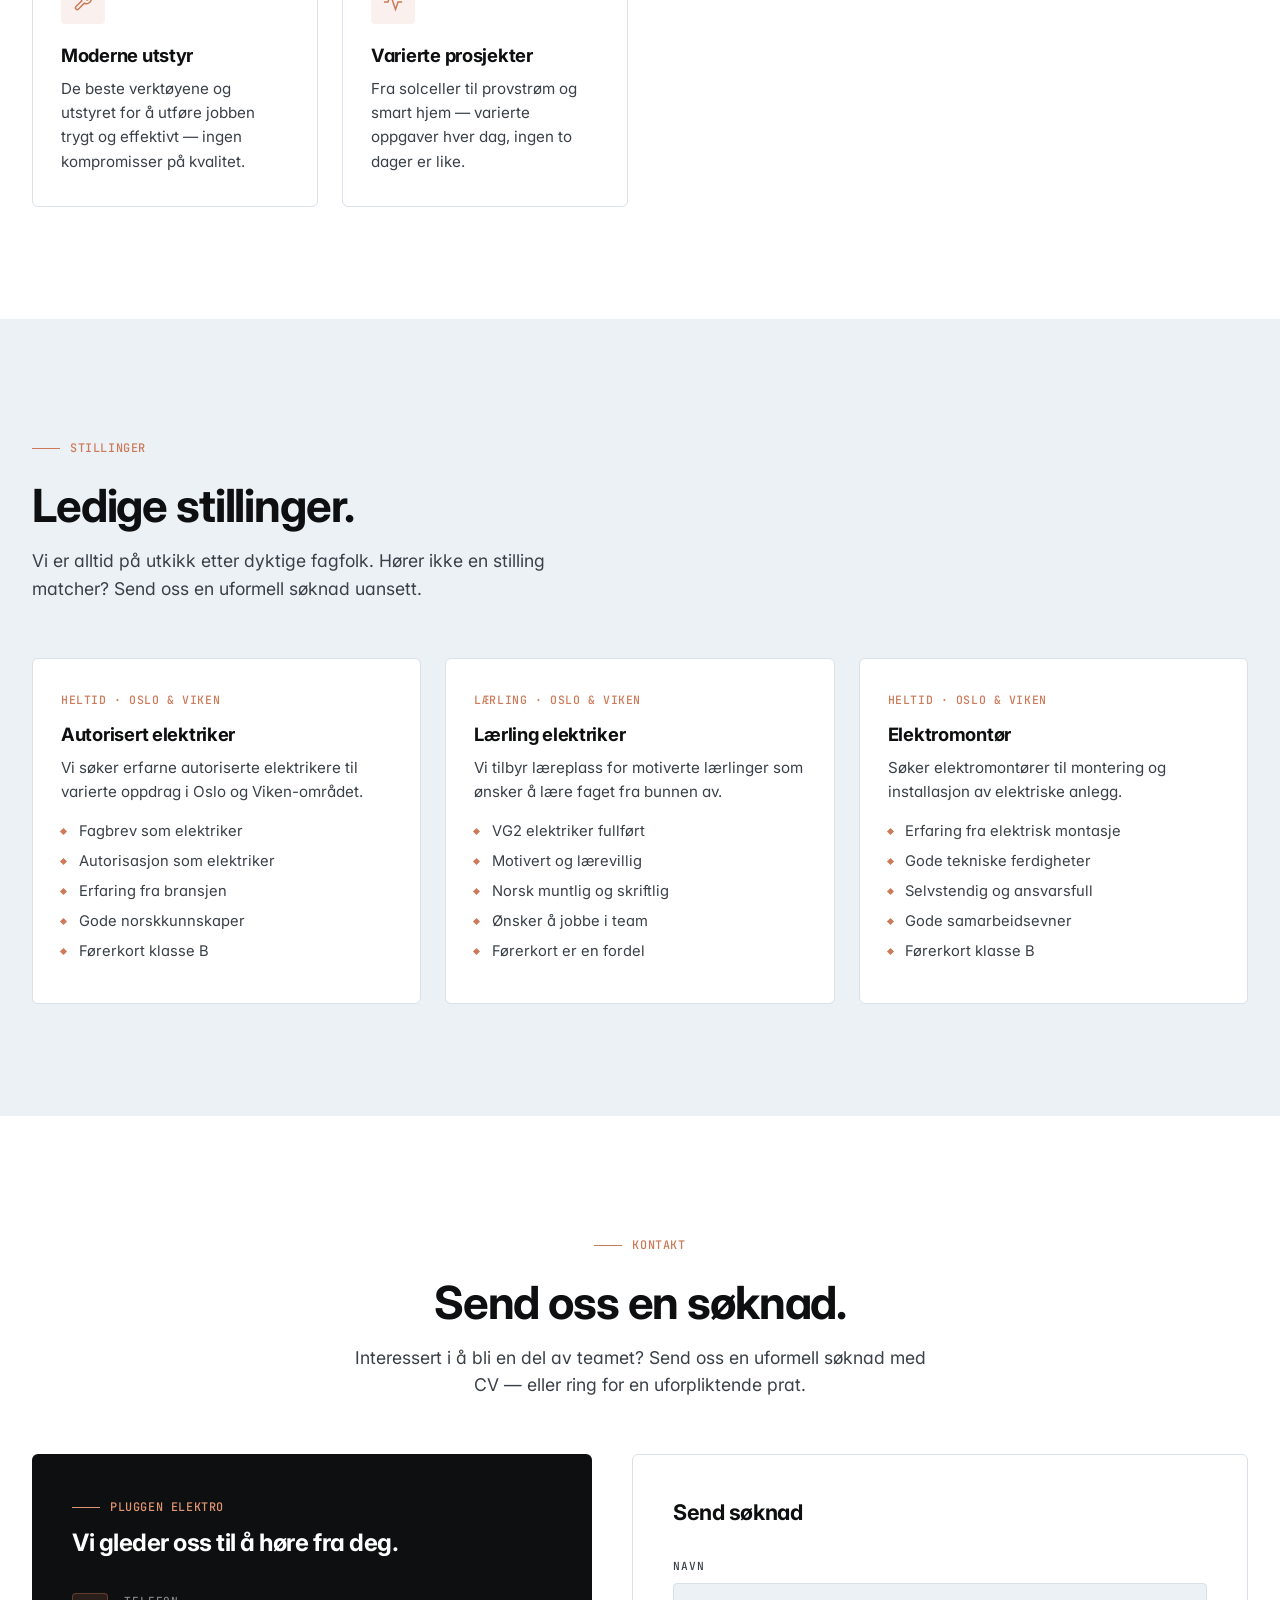
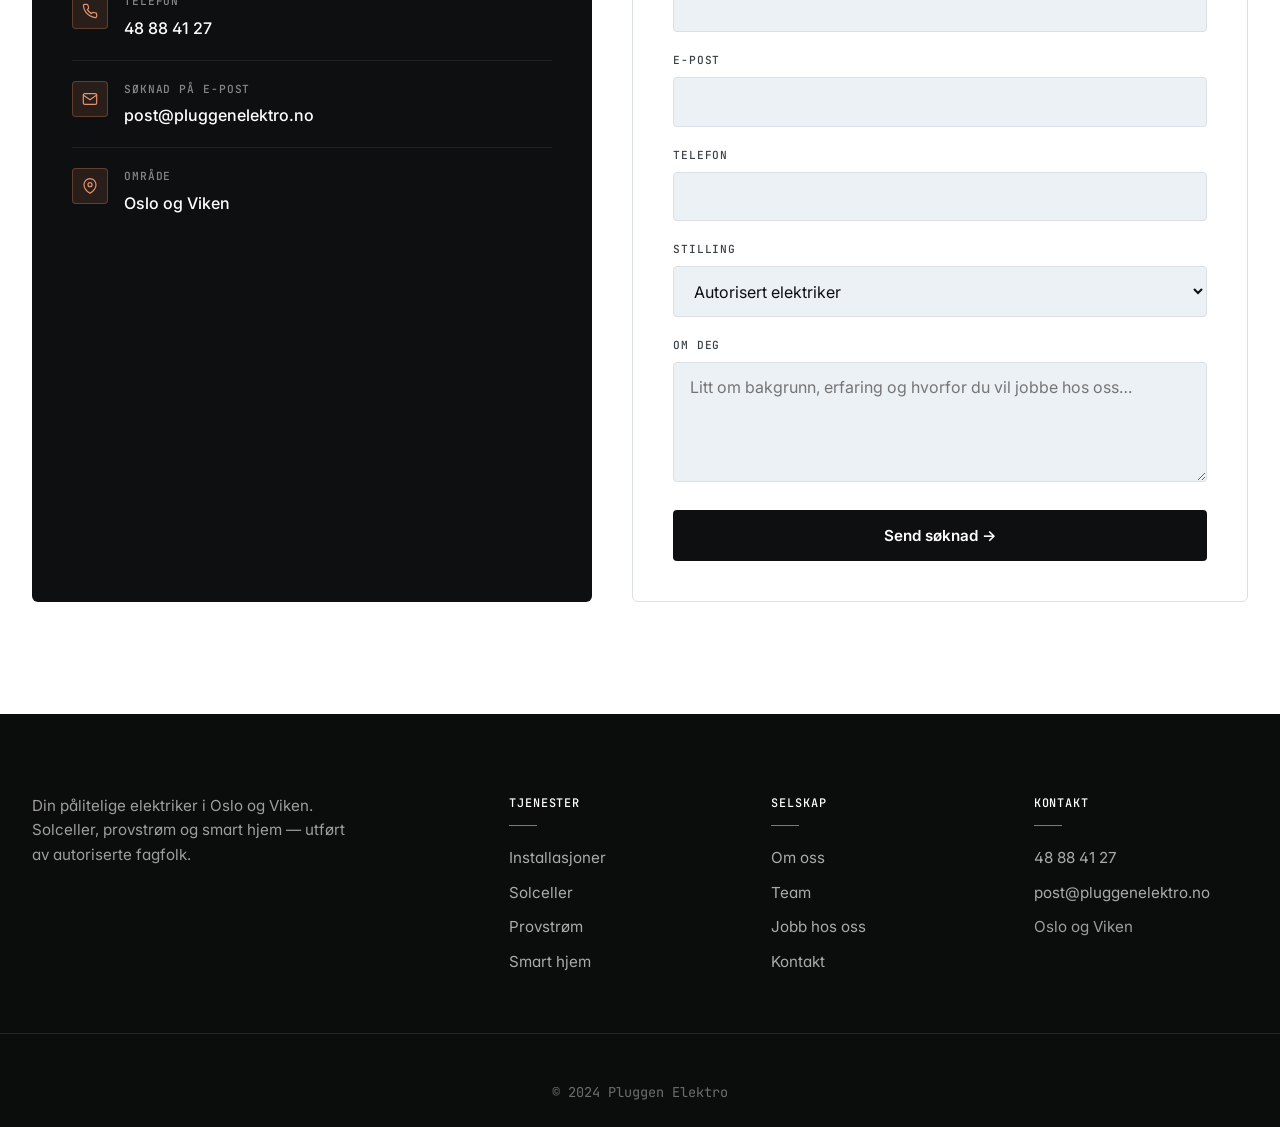
<file: jobb.html>
<!DOCTYPE html>
<html lang="no">
<head>
    <meta charset="UTF-8">
    <meta name="viewport" content="width=device-width, initial-scale=1.0">
    <meta name="description" content="Jobb med oss i Pluggen Elektro - Vi søker dyktige elektrikere, lærlinger og fagarbeidere til vårt team i Oslo og Viken.">
    <meta name="keywords" content="jobb, elektriker, lærling, Oslo, Viken, karriere, ansettelse">
    <title>Jobb hos oss — Pluggen Elektro</title>
    <link rel="preconnect" href="https://fonts.googleapis.com">
    <link rel="preconnect" href="https://fonts.gstatic.com" crossorigin>
    <link href="https://fonts.googleapis.com/css2?family=Inter:wght@300;400;500;600;700;800&family=JetBrains+Mono:wght@400;500&display=swap" rel="stylesheet">
    <link rel="stylesheet" href="styles.css">
</head>
<body class="has-video-hero hero-readable">

    <!-- Header -->
    <header>
        <nav>
            <a href="index.html" class="logo">
                <img class="logo-on-light" src="images/logos/Pluggen-Elektro.png" alt="Pluggen Elektro">
                <img class="logo-on-dark" src="images/logos/Pluggen-Elektro-OnDark.png" alt="" aria-hidden="true">
            </a>
            <button class="mobile-menu-toggle" onclick="toggleMenu()" aria-label="Meny">☰</button>
            <ul id="nav-menu">
                <li><a href="index.html">Hjem</a></li>
                <li><a href="solceller.html">Solceller</a></li>
                <li><a href="provstrom.html">Provstrøm</a></li>
                <li><a href="jobb.html" class="is-current">Jobb</a></li>
                <li><a href="#kontakt">Kontakt</a></li>
            </ul>
            <a href="tel:48884127" class="phone-header">48 88 41 27</a>
        </nav>
    </header>

    <!-- Hero -->
    <section class="hero">
        <div class="hero-media">
            <img src="images/hero/jobb-hero-team.jpg" alt="Elektrikerteam fra Pluggen Elektro på jobb ved norsk bolig" style="object-position: center 25%;">
        </div>
        <div class="hero-overlay"></div>
        <div class="hero-content">
            <span class="eyebrow">Karriere · Pluggen Elektro</span>
            <h1>Bygg karrieren <span class="accent">med oss.</span></h1>
            <p class="hero-lede">Vi søker dyktige fagfolk som vil være med å bygge fremtidens elektriske løsninger. Et lite team med stor faglig stolthet.</p>
            <div class="hero-cta">
                <a href="#kontakt" class="btn btn-primary">Send søknad</a>
                <a href="#stillinger" class="btn btn-ghost">Se stillinger</a>
            </div>
            <ul class="hero-bullets">
                <li>Konkurransedyktig lønn</li>
                <li>Faglig utvikling</li>
                <li>Fleksible vilkår</li>
            </ul>
        </div>
        <a href="#hvorfor" class="hero-scroll-hint">Les mer</a>
    </section>

    <!-- Why Join -->
    <section class="section section--white" id="hvorfor">
        <div class="container">
            <div class="section-head">
                <span class="eyebrow">Hvorfor jobbe hos oss</span>
                <h2>Et arbeidssted med mening.</h2>
                <p>Vi tilbyr et inkluderende arbeidsmiljø med gode utviklingsmuligheter og spennende prosjekter — fra moderne hjem til store solanlegg.</p>
            </div>
            <div class="card-grid">
                <article class="card">
                    <div class="card-icon">
                        <svg viewBox="0 0 24 24" fill="none" stroke="currentColor" stroke-width="1.8" stroke-linecap="square" stroke-linejoin="miter">
                            <path d="M17 21v-2a4 4 0 0 0-4-4H5a4 4 0 0 0-4 4v2"/>
                            <circle cx="9" cy="7" r="4"/>
                            <path d="M23 21v-2a4 4 0 0 0-3-3.87"/>
                            <path d="M16 3.13a4 4 0 0 1 0 7.75"/>
                        </svg>
                    </div>
                    <h3>Godt arbeidsmiljø</h3>
                    <p>Et inkluderende, støttende team hvor alle bidrar og hjelper hverandre. Samarbeid og kunnskapsdeling i hverdagen.</p>
                </article>
                <article class="card">
                    <div class="card-icon">
                        <svg viewBox="0 0 24 24" fill="none" stroke="currentColor" stroke-width="1.8" stroke-linecap="square" stroke-linejoin="miter">
                            <line x1="12" y1="1" x2="12" y2="23"/>
                            <path d="M17 5H9.5a3.5 3.5 0 0 0 0 7h5a3.5 3.5 0 0 1 0 7H6"/>
                        </svg>
                    </div>
                    <h3>Konkurransedyktig lønn</h3>
                    <p>Vi verdsetter ansatte og tilbyr markedsmessig lønn med gode betingelser, tillegg og faste rammer.</p>
                </article>
                <article class="card">
                    <div class="card-icon">
                        <svg viewBox="0 0 24 24" fill="none" stroke="currentColor" stroke-width="1.8" stroke-linecap="square" stroke-linejoin="miter">
                            <path d="M2 3h6a4 4 0 0 1 4 4v14a3 3 0 0 0-3-3H2z"/>
                            <path d="M22 3h-6a4 4 0 0 0-4 4v14a3 3 0 0 1 3-3h7z"/>
                        </svg>
                    </div>
                    <h3>Faglig utvikling</h3>
                    <p>Kontinuerlig opplæring og mulighet til å jobbe med moderne teknologi og spennende prosjekter — vi støtter videre utdanning.</p>
                </article>
                <article class="card">
                    <div class="card-icon">
                        <svg viewBox="0 0 24 24" fill="none" stroke="currentColor" stroke-width="1.8" stroke-linecap="square" stroke-linejoin="miter">
                            <rect x="3" y="4" width="18" height="18" rx="1"/>
                            <line x1="16" y1="2" x2="16" y2="6"/>
                            <line x1="8" y1="2" x2="8" y2="6"/>
                            <line x1="3" y1="10" x2="21" y2="10"/>
                        </svg>
                    </div>
                    <h3>Fleksibilitet</h3>
                    <p>Fleksible arbeidsforhold som lar deg ha en god balanse mellom jobb og privatliv — vi planlegger sammen.</p>
                </article>
                <article class="card">
                    <div class="card-icon">
                        <svg viewBox="0 0 24 24" fill="none" stroke="currentColor" stroke-width="1.8" stroke-linecap="square" stroke-linejoin="miter">
                            <path d="M14.7 6.3a1 1 0 0 0 0 1.4l1.6 1.6a1 1 0 0 0 1.4 0l3.77-3.77a6 6 0 0 1-7.94 7.94l-6.91 6.91a2.12 2.12 0 0 1-3-3l6.91-6.91a6 6 0 0 1 7.94-7.94l-3.76 3.76z"/>
                        </svg>
                    </div>
                    <h3>Moderne utstyr</h3>
                    <p>De beste verktøyene og utstyret for å utføre jobben trygt og effektivt — ingen kompromisser på kvalitet.</p>
                </article>
                <article class="card">
                    <div class="card-icon">
                        <svg viewBox="0 0 24 24" fill="none" stroke="currentColor" stroke-width="1.8" stroke-linecap="square" stroke-linejoin="miter">
                            <polyline points="22 12 18 12 15 21 9 3 6 12 2 12"/>
                        </svg>
                    </div>
                    <h3>Varierte prosjekter</h3>
                    <p>Fra solceller til provstrøm og smart hjem — varierte oppgaver hver dag, ingen to dager er like.</p>
                </article>
            </div>
        </div>
    </section>

    <!-- Positions -->
    <section class="section section--bone" id="stillinger">
        <div class="container">
            <div class="section-head">
                <span class="eyebrow">Stillinger</span>
                <h2>Ledige stillinger.</h2>
                <p>Vi er alltid på utkikk etter dyktige fagfolk. Hører ikke en stilling matcher? Send oss en uformell søknad uansett.</p>
            </div>
            <div class="card-grid">
                <article class="card">
                    <span class="card-eyebrow">Heltid · Oslo & Viken</span>
                    <h3>Autorisert elektriker</h3>
                    <p>Vi søker erfarne autoriserte elektrikere til varierte oppdrag i Oslo og Viken-området.</p>
                    <ul>
                        <li>Fagbrev som elektriker</li>
                        <li>Autorisasjon som elektriker</li>
                        <li>Erfaring fra bransjen</li>
                        <li>Gode norskkunnskaper</li>
                        <li>Førerkort klasse B</li>
                    </ul>
                </article>
                <article class="card">
                    <span class="card-eyebrow">Lærling · Oslo & Viken</span>
                    <h3>Lærling elektriker</h3>
                    <p>Vi tilbyr læreplass for motiverte lærlinger som ønsker å lære faget fra bunnen av.</p>
                    <ul>
                        <li>VG2 elektriker fullført</li>
                        <li>Motivert og lærevillig</li>
                        <li>Norsk muntlig og skriftlig</li>
                        <li>Ønsker å jobbe i team</li>
                        <li>Førerkort er en fordel</li>
                    </ul>
                </article>
                <article class="card">
                    <span class="card-eyebrow">Heltid · Oslo & Viken</span>
                    <h3>Elektromontør</h3>
                    <p>Søker elektromontører til montering og installasjon av elektriske anlegg.</p>
                    <ul>
                        <li>Erfaring fra elektrisk montasje</li>
                        <li>Gode tekniske ferdigheter</li>
                        <li>Selvstendig og ansvarsfull</li>
                        <li>Gode samarbeidsevner</li>
                        <li>Førerkort klasse B</li>
                    </ul>
                </article>
            </div>
        </div>
    </section>

    <!-- Contact -->
    <section class="section section--white" id="kontakt">
        <div class="container">
            <div class="section-head section-head--center">
                <span class="eyebrow">Kontakt</span>
                <h2>Send oss en søknad.</h2>
                <p>Interessert i å bli en del av teamet? Send oss en uformell søknad med CV — eller ring for en uforpliktende prat.</p>
            </div>
            <div class="contact-grid">
                <div class="contact-info">
                    <span class="eyebrow">Pluggen Elektro</span>
                    <h3 class="contact-info-title">Vi gleder oss til å høre fra deg.</h3>
                    <div class="contact-item">
                        <div class="contact-icon" aria-hidden="true">
                            <svg viewBox="0 0 24 24" fill="none" stroke="currentColor" stroke-width="1.8" stroke-linecap="square" stroke-linejoin="miter">
                                <path d="M22 16.92v3a2 2 0 0 1-2.18 2 19.79 19.79 0 0 1-8.63-3.07 19.5 19.5 0 0 1-6-6 19.79 19.79 0 0 1-3.07-8.67A2 2 0 0 1 4.11 2h3a2 2 0 0 1 2 1.72c.13.96.36 1.9.7 2.81a2 2 0 0 1-.45 2.11L8.09 9.91a16 16 0 0 0 6 6l1.27-1.27a2 2 0 0 1 2.11-.45c.91.34 1.85.57 2.81.7A2 2 0 0 1 22 16.92z"/>
                            </svg>
                        </div>
                        <div class="contact-item-text">
                            <h4>Telefon</h4>
                            <p><a href="tel:48884127">48 88 41 27</a></p>
                        </div>
                    </div>
                    <div class="contact-item">
                        <div class="contact-icon" aria-hidden="true">
                            <svg viewBox="0 0 24 24" fill="none" stroke="currentColor" stroke-width="1.8" stroke-linecap="square" stroke-linejoin="miter">
                                <path d="M4 4h16c1.1 0 2 .9 2 2v12c0 1.1-.9 2-2 2H4c-1.1 0-2-.9-2-2V6c0-1.1.9-2 2-2z"/>
                                <polyline points="22,6 12,13 2,6"/>
                            </svg>
                        </div>
                        <div class="contact-item-text">
                            <h4>Søknad på e-post</h4>
                            <p><a href="mailto:post@pluggenelektro.no?subject=Jobbsøknad">post@pluggenelektro.no</a></p>
                        </div>
                    </div>
                    <div class="contact-item">
                        <div class="contact-icon" aria-hidden="true">
                            <svg viewBox="0 0 24 24" fill="none" stroke="currentColor" stroke-width="1.8" stroke-linecap="square" stroke-linejoin="miter">
                                <path d="M21 10c0 7-9 13-9 13s-9-6-9-13a9 9 0 0 1 18 0z"/>
                                <circle cx="12" cy="10" r="3"/>
                            </svg>
                        </div>
                        <div class="contact-item-text">
                            <h4>Område</h4>
                            <p>Oslo og Viken</p>
                        </div>
                    </div>
                </div>
                <div class="contact-form">
                    <h3 class="form-title">Send søknad</h3>
                    <form action="https://formspree.io/f/YOUR_FORM_ID" method="POST">
                        <input type="hidden" name="_subject" value="Jobbsøknad — Pluggen Elektro">
                        <div class="form-group">
                            <label for="name">Navn</label>
                            <input type="text" id="name" name="name" required>
                        </div>
                        <div class="form-group">
                            <label for="email">E-post</label>
                            <input type="email" id="email" name="email" required>
                        </div>
                        <div class="form-group">
                            <label for="phone">Telefon</label>
                            <input type="tel" id="phone" name="phone">
                        </div>
                        <div class="form-group">
                            <label for="position">Stilling</label>
                            <select id="position" name="position">
                                <option>Autorisert elektriker</option>
                                <option>Lærling elektriker</option>
                                <option>Elektromontør</option>
                                <option>Annet / uformell søknad</option>
                            </select>
                        </div>
                        <div class="form-group">
                            <label for="message">Om deg</label>
                            <textarea id="message" name="message" placeholder="Litt om bakgrunn, erfaring og hvorfor du vil jobbe hos oss…" required></textarea>
                        </div>
                        <button type="submit" class="submit-button">Send søknad →</button>
                    </form>
                </div>
            </div>
        </div>
    </section>

    <!-- Footer -->
    <footer>
        <div class="footer-grid">
            <div class="footer-section footer-brand">
                <p>Din pålitelige elektriker i Oslo og Viken. Solceller, provstrøm og smart hjem — utført av autoriserte fagfolk.</p>
            </div>
            <div class="footer-section">
                <h3>Tjenester</h3>
                <ul>
                    <li><a href="index.html#tjenester">Installasjoner</a></li>
                    <li><a href="solceller.html">Solceller</a></li>
                    <li><a href="provstrom.html">Provstrøm</a></li>
                    <li><a href="index.html#tjenester">Smart hjem</a></li>
                </ul>
            </div>
            <div class="footer-section">
                <h3>Selskap</h3>
                <ul>
                    <li><a href="index.html#om-oss">Om oss</a></li>
                    <li><a href="index.html#team">Team</a></li>
                    <li><a href="jobb.html">Jobb hos oss</a></li>
                    <li><a href="index.html#kontakt">Kontakt</a></li>
                </ul>
            </div>
            <div class="footer-section">
                <h3>Kontakt</h3>
                <ul>
                    <li><a href="tel:48884127">48 88 41 27</a></li>
                    <li><a href="mailto:post@pluggenelektro.no">post@pluggenelektro.no</a></li>
                    <li>Oslo og Viken</li>
                </ul>
            </div>
        </div>
        <div class="footer-bottom">© 2024 Pluggen Elektro</div>
    </footer>

    <script src="scripts.js"></script>
</body>
</html>
</file>
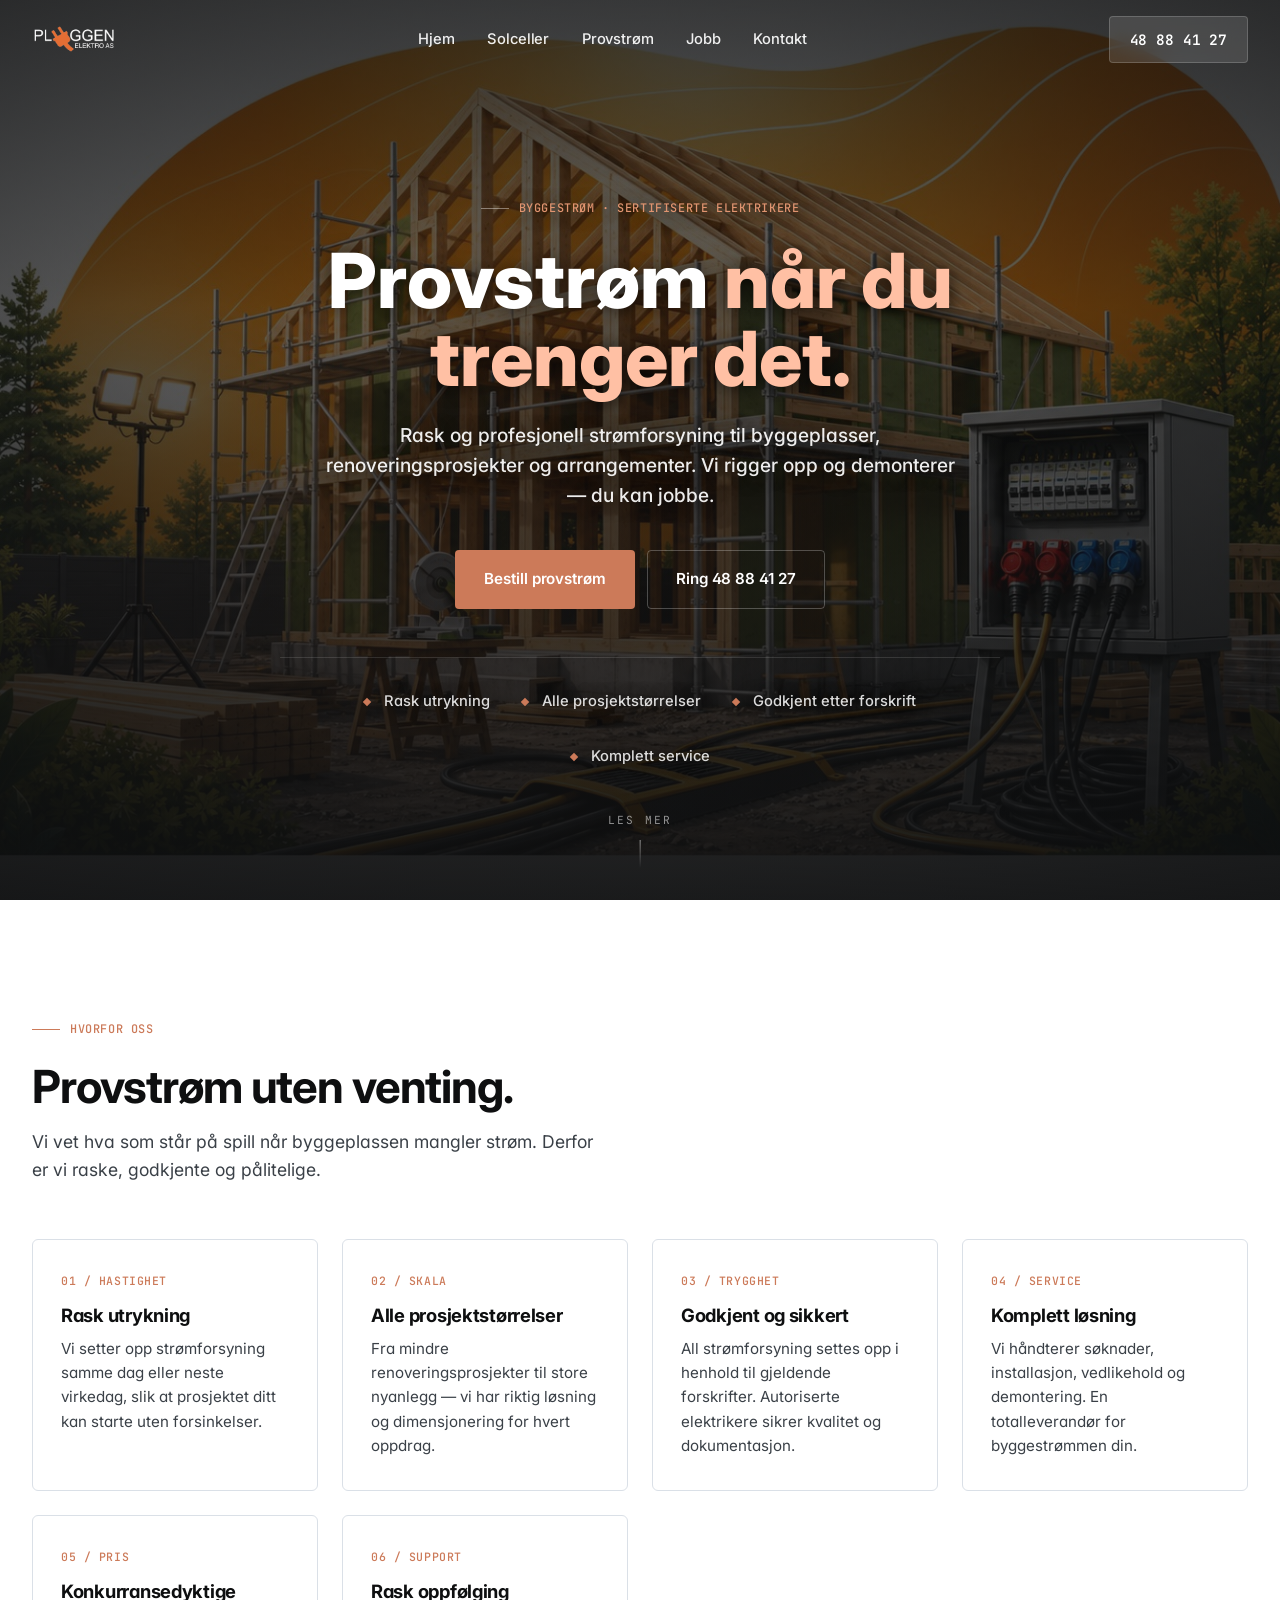
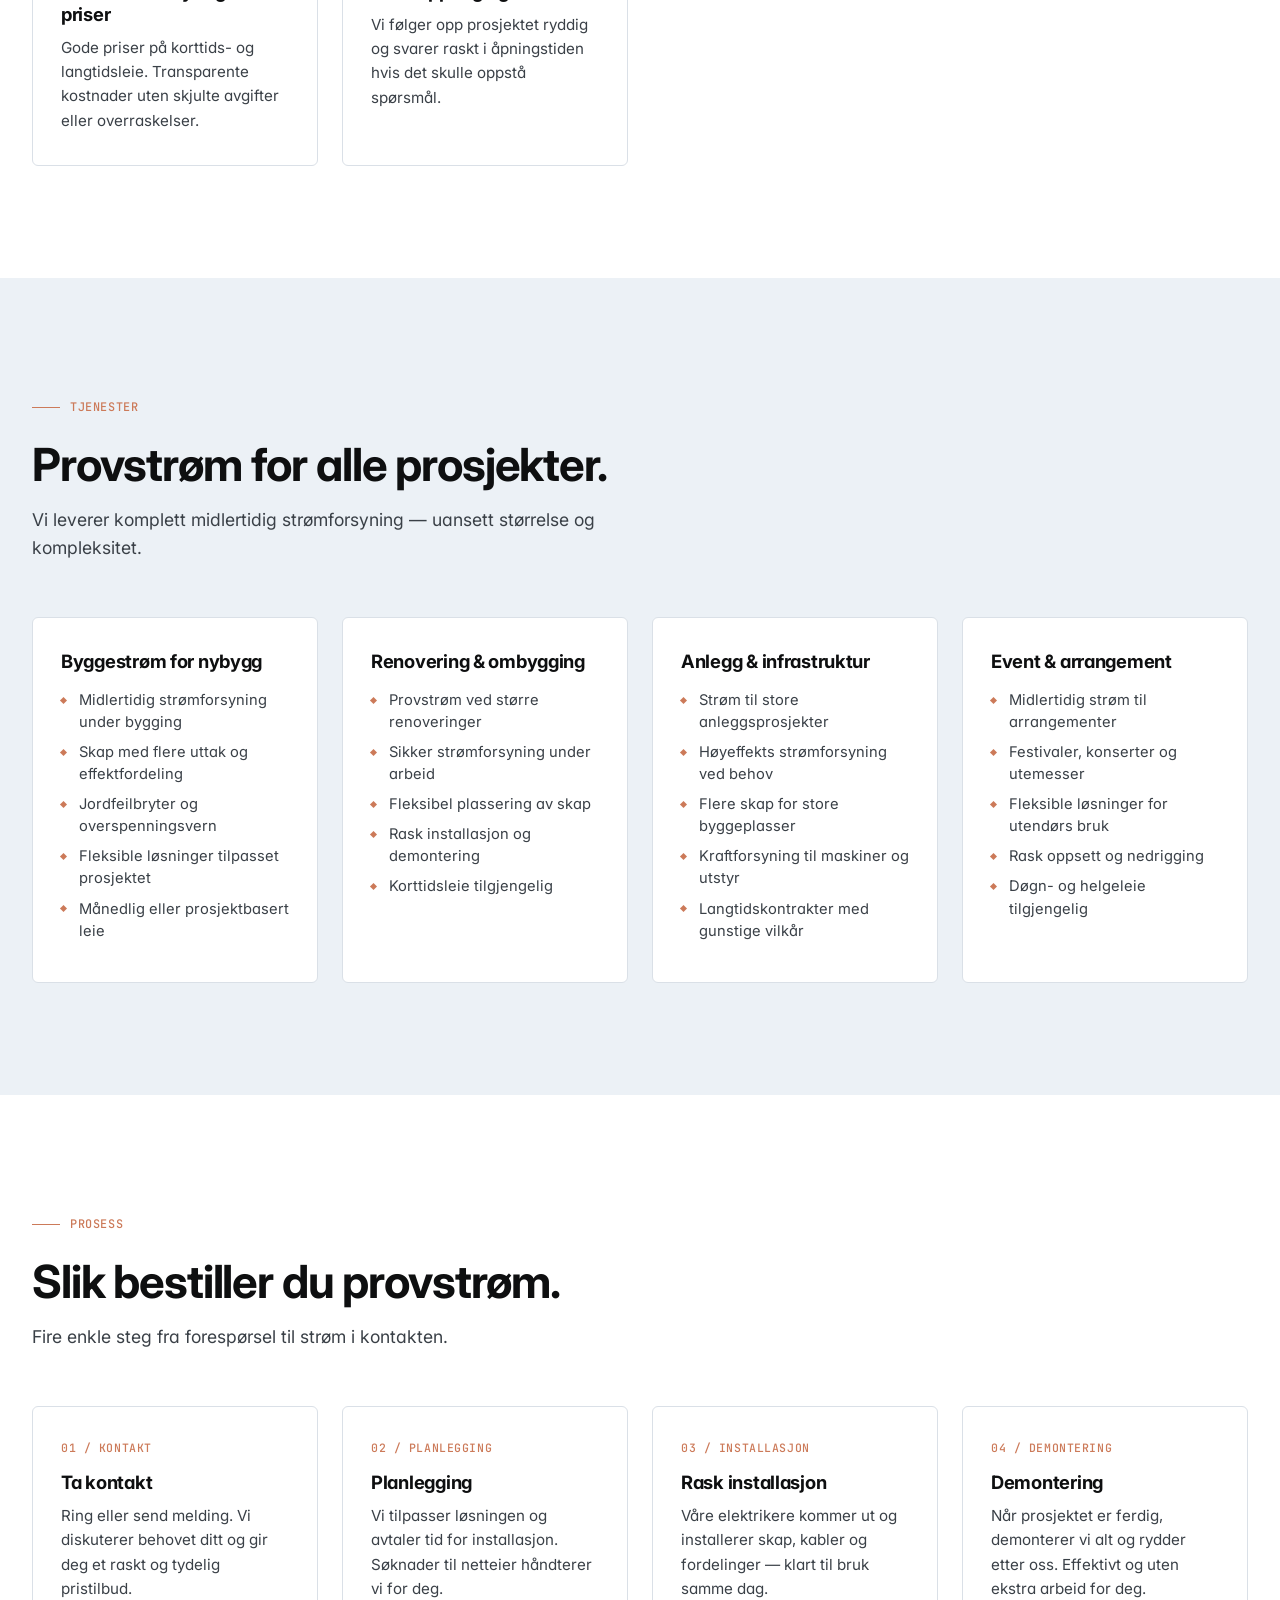
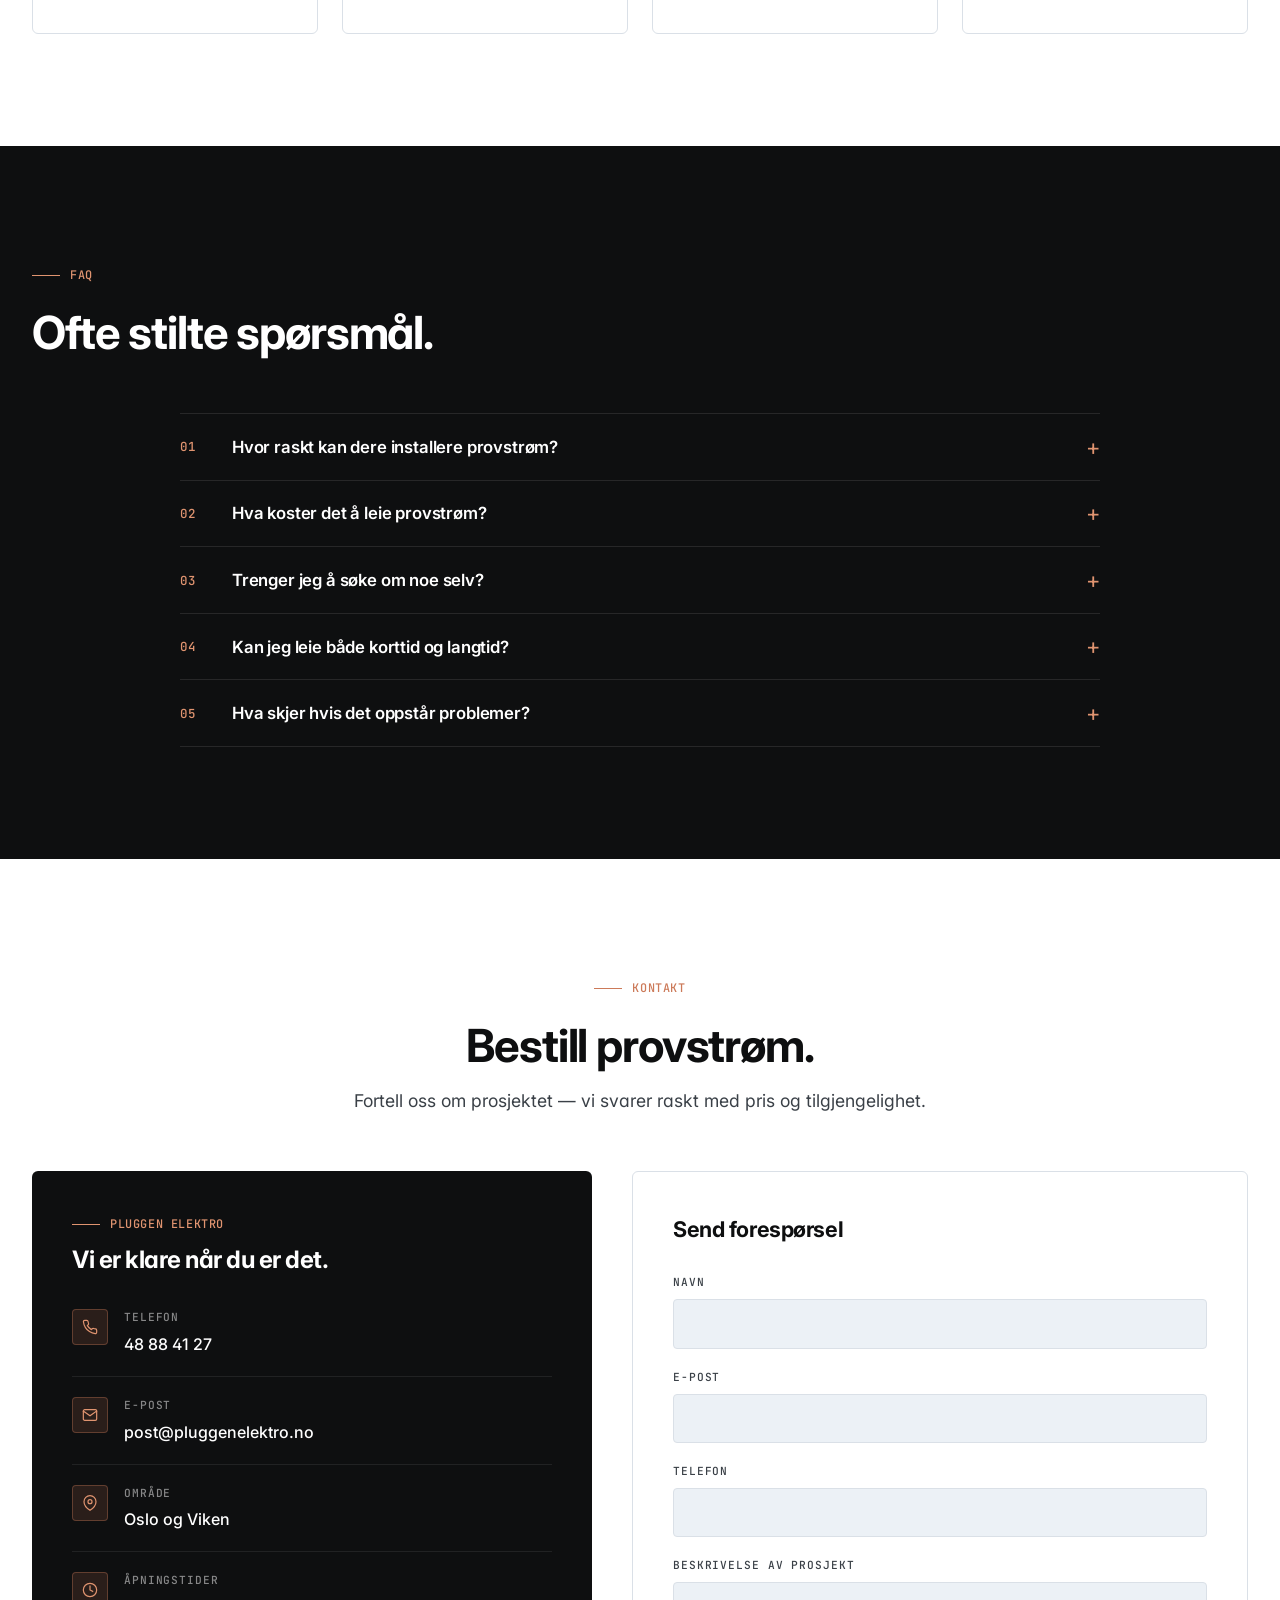
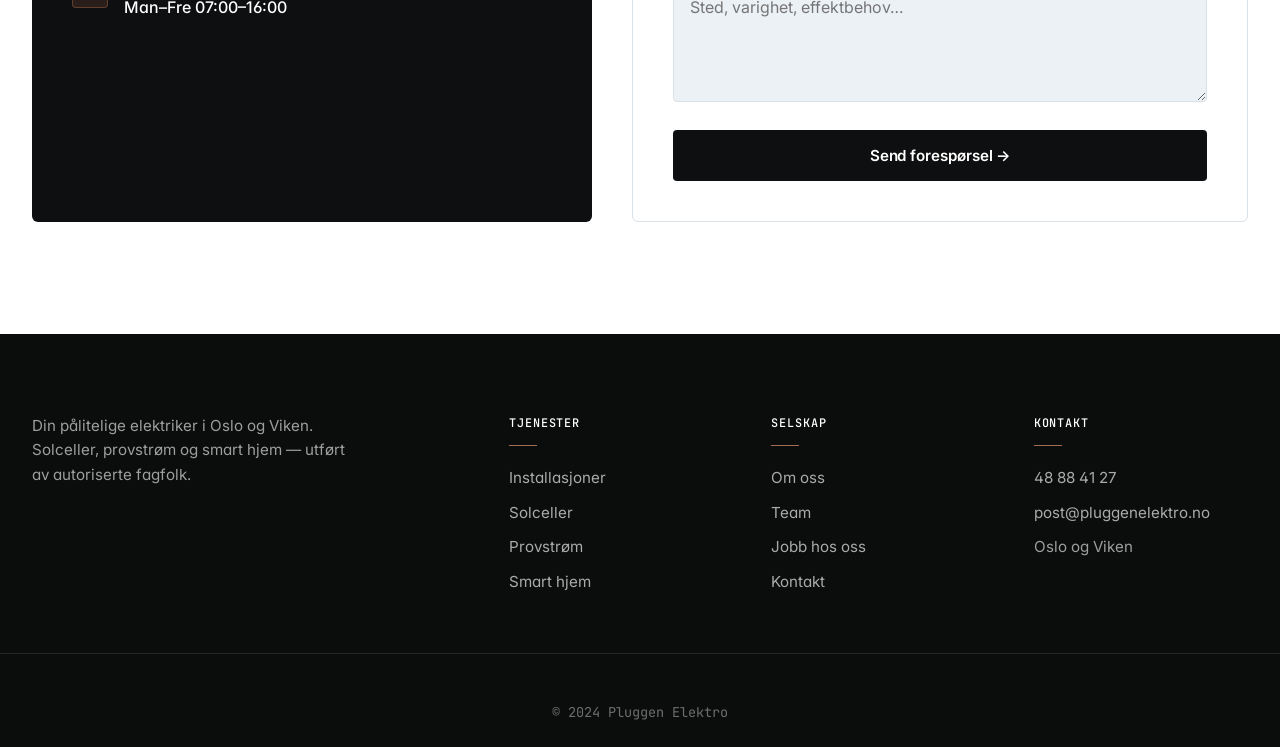
<file: provstrom.html>
<!DOCTYPE html>
<html lang="no">
<head>
    <meta charset="UTF-8">
    <meta name="viewport" content="width=device-width, initial-scale=1.0">
    <meta name="description" content="Provstrøm og byggestrøm fra Pluggen Elektro - Rask og profesjonell strømforsyning til byggeplasser i Oslo og Viken.">
    <meta name="keywords" content="provstrøm, byggestrøm, byggeplass, midlertidig strøm, Oslo, Viken, elektriker">
    <title>Provstrøm & Byggestrøm — Pluggen Elektro</title>
    <link rel="preconnect" href="https://fonts.googleapis.com">
    <link rel="preconnect" href="https://fonts.gstatic.com" crossorigin>
    <link href="https://fonts.googleapis.com/css2?family=Inter:wght@300;400;500;600;700;800&family=JetBrains+Mono:wght@400;500&display=swap" rel="stylesheet">
    <link rel="stylesheet" href="styles.css">
</head>
<body class="has-video-hero hero-readable">

    <!-- Header -->
    <header>
        <nav>
            <a href="index.html" class="logo">
                <img class="logo-on-light" src="images/logos/Pluggen-Elektro.png" alt="Pluggen Elektro">
                <img class="logo-on-dark" src="images/logos/Pluggen-Elektro-OnDark.png" alt="" aria-hidden="true">
            </a>
            <button class="mobile-menu-toggle" onclick="toggleMenu()" aria-label="Meny">☰</button>
            <ul id="nav-menu">
                <li><a href="index.html">Hjem</a></li>
                <li><a href="solceller.html">Solceller</a></li>
                <li><a href="provstrom.html" class="is-current">Provstrøm</a></li>
                <li><a href="jobb.html">Jobb</a></li>
                <li><a href="#kontakt">Kontakt</a></li>
            </ul>
            <a href="tel:48884127" class="phone-header">48 88 41 27</a>
        </nav>
    </header>

    <!-- Hero -->
    <section class="hero">
        <div class="hero-media">
            <img src="images/hero/provstrom-temporary-power-site.jpg" alt="Illustrasjon av provstrøm og midlertidig strømforsyning på byggeplass">
        </div>
        <div class="hero-overlay"></div>
        <div class="hero-content">
            <span class="eyebrow">Byggestrøm · Sertifiserte elektrikere</span>
            <h1>Provstrøm <span class="accent">når du trenger det.</span></h1>
            <p class="hero-lede">Rask og profesjonell strømforsyning til byggeplasser, renoveringsprosjekter og arrangementer. Vi rigger opp og demonterer — du kan jobbe.</p>
            <div class="hero-cta">
                <a href="#kontakt" class="btn btn-primary">Bestill provstrøm</a>
                <a href="tel:48884127" class="btn btn-ghost">Ring 48 88 41 27</a>
            </div>
            <ul class="hero-bullets">
                <li>Rask utrykning</li>
                <li>Alle prosjektstørrelser</li>
                <li>Godkjent etter forskrift</li>
                <li>Komplett service</li>
            </ul>
        </div>
        <a href="#fordeler" class="hero-scroll-hint">Les mer</a>
    </section>

    <!-- Benefits -->
    <section class="section section--white" id="fordeler">
        <div class="container">
            <div class="section-head">
                <span class="eyebrow">Hvorfor oss</span>
                <h2>Provstrøm uten venting.</h2>
                <p>Vi vet hva som står på spill når byggeplassen mangler strøm. Derfor er vi raske, godkjente og pålitelige.</p>
            </div>
            <div class="card-grid">
                <article class="card">
                    <span class="card-eyebrow">01 / Hastighet</span>
                    <h3>Rask utrykning</h3>
                    <p>Vi setter opp strømforsyning samme dag eller neste virkedag, slik at prosjektet ditt kan starte uten forsinkelser.</p>
                </article>
                <article class="card">
                    <span class="card-eyebrow">02 / Skala</span>
                    <h3>Alle prosjektstørrelser</h3>
                    <p>Fra mindre renoveringsprosjekter til store nyanlegg — vi har riktig løsning og dimensjonering for hvert oppdrag.</p>
                </article>
                <article class="card">
                    <span class="card-eyebrow">03 / Trygghet</span>
                    <h3>Godkjent og sikkert</h3>
                    <p>All strømforsyning settes opp i henhold til gjeldende forskrifter. Autoriserte elektrikere sikrer kvalitet og dokumentasjon.</p>
                </article>
                <article class="card">
                    <span class="card-eyebrow">04 / Service</span>
                    <h3>Komplett løsning</h3>
                    <p>Vi håndterer søknader, installasjon, vedlikehold og demontering. En totalleverandør for byggestrømmen din.</p>
                </article>
                <article class="card">
                    <span class="card-eyebrow">05 / Pris</span>
                    <h3>Konkurransedyktige priser</h3>
                    <p>Gode priser på korttids- og langtidsleie. Transparente kostnader uten skjulte avgifter eller overraskelser.</p>
                </article>
                <article class="card">
                    <span class="card-eyebrow">06 / Support</span>
                    <h3>Rask oppfølging</h3>
                    <p>Vi følger opp prosjektet ryddig og svarer raskt i åpningstiden hvis det skulle oppstå spørsmål.</p>
                </article>
            </div>
        </div>
    </section>

    <!-- Services -->
    <section class="section section--bone">
        <div class="container">
            <div class="section-head">
                <span class="eyebrow">Tjenester</span>
                <h2>Provstrøm for alle prosjekter.</h2>
                <p>Vi leverer komplett midlertidig strømforsyning — uansett størrelse og kompleksitet.</p>
            </div>
            <div class="card-grid">
                <article class="card">
                    <h3>Byggestrøm for nybygg</h3>
                    <ul>
                        <li>Midlertidig strømforsyning under bygging</li>
                        <li>Skap med flere uttak og effektfordeling</li>
                        <li>Jordfeilbryter og overspenningsvern</li>
                        <li>Fleksible løsninger tilpasset prosjektet</li>
                        <li>Månedlig eller prosjektbasert leie</li>
                    </ul>
                </article>
                <article class="card">
                    <h3>Renovering & ombygging</h3>
                    <ul>
                        <li>Provstrøm ved større renoveringer</li>
                        <li>Sikker strømforsyning under arbeid</li>
                        <li>Fleksibel plassering av skap</li>
                        <li>Rask installasjon og demontering</li>
                        <li>Korttidsleie tilgjengelig</li>
                    </ul>
                </article>
                <article class="card">
                    <h3>Anlegg & infrastruktur</h3>
                    <ul>
                        <li>Strøm til store anleggsprosjekter</li>
                        <li>Høyeffekts strømforsyning ved behov</li>
                        <li>Flere skap for store byggeplasser</li>
                        <li>Kraftforsyning til maskiner og utstyr</li>
                        <li>Langtidskontrakter med gunstige vilkår</li>
                    </ul>
                </article>
                <article class="card">
                    <h3>Event & arrangement</h3>
                    <ul>
                        <li>Midlertidig strøm til arrangementer</li>
                        <li>Festivaler, konserter og utemesser</li>
                        <li>Fleksible løsninger for utendørs bruk</li>
                        <li>Rask oppsett og nedrigging</li>
                        <li>Døgn- og helgeleie tilgjengelig</li>
                    </ul>
                </article>
            </div>
        </div>
    </section>

    <!-- Process -->
    <section class="section section--white">
        <div class="container">
            <div class="section-head">
                <span class="eyebrow">Prosess</span>
                <h2>Slik bestiller du provstrøm.</h2>
                <p>Fire enkle steg fra forespørsel til strøm i kontakten.</p>
            </div>
            <div class="card-grid">
                <article class="card">
                    <span class="card-eyebrow">01 / Kontakt</span>
                    <h3>Ta kontakt</h3>
                    <p>Ring eller send melding. Vi diskuterer behovet ditt og gir deg et raskt og tydelig pristilbud.</p>
                </article>
                <article class="card">
                    <span class="card-eyebrow">02 / Planlegging</span>
                    <h3>Planlegging</h3>
                    <p>Vi tilpasser løsningen og avtaler tid for installasjon. Søknader til netteier håndterer vi for deg.</p>
                </article>
                <article class="card">
                    <span class="card-eyebrow">03 / Installasjon</span>
                    <h3>Rask installasjon</h3>
                    <p>Våre elektrikere kommer ut og installerer skap, kabler og fordelinger — klart til bruk samme dag.</p>
                </article>
                <article class="card">
                    <span class="card-eyebrow">04 / Demontering</span>
                    <h3>Demontering</h3>
                    <p>Når prosjektet er ferdig, demonterer vi alt og rydder etter oss. Effektivt og uten ekstra arbeid for deg.</p>
                </article>
            </div>
        </div>
    </section>

    <!-- FAQ -->
    <section class="section section--dark">
        <div class="container">
            <div class="section-head">
                <span class="eyebrow">FAQ</span>
                <h2>Ofte stilte spørsmål.</h2>
            </div>
            <div class="faq-list">
                <div class="faq-item">
                    <button class="faq-question">Hvor raskt kan dere installere provstrøm?</button>
                    <div class="faq-answer">
                        <p>Vi kan vanligvis installere provstrøm samme dag eller neste virkedag. Ved akutte behov gjør vi vårt beste for å hjelpe så raskt som mulig.</p>
                    </div>
                </div>
                <div class="faq-item">
                    <button class="faq-question">Hva koster det å leie provstrøm?</button>
                    <div class="faq-answer">
                        <p>Prisen avhenger av effektbehov, varighet og kompleksitet. Vi gir alltid et tydelig tilbud før arbeidet starter — ingen skjulte kostnader.</p>
                    </div>
                </div>
                <div class="faq-item">
                    <button class="faq-question">Trenger jeg å søke om noe selv?</button>
                    <div class="faq-answer">
                        <p>Nei, vi håndterer alle nødvendige søknader til netteier. Du forteller oss hva du trenger — vi tar resten.</p>
                    </div>
                </div>
                <div class="faq-item">
                    <button class="faq-question">Kan jeg leie både korttid og langtid?</button>
                    <div class="faq-answer">
                        <p>Ja, vi tilbyr fleksible leieavtaler — fra noen dager til flere år. Vi tilpasser alltid kontrakten til prosjektets varighet.</p>
                    </div>
                </div>
                <div class="faq-item">
                    <button class="faq-question">Hva skjer hvis det oppstår problemer?</button>
                    <div class="faq-answer">
                        <p>Ta kontakt med oss, så hjelper vi deg raskt videre. Vi avklarer feilen, prioriterer behovet og finner en løsning som holder byggeplassen i gang.</p>
                    </div>
                </div>
            </div>
        </div>
    </section>

    <!-- Contact -->
    <section class="section section--white" id="kontakt">
        <div class="container">
            <div class="section-head section-head--center">
                <span class="eyebrow">Kontakt</span>
                <h2>Bestill provstrøm.</h2>
                <p>Fortell oss om prosjektet — vi svarer raskt med pris og tilgjengelighet.</p>
            </div>
            <div class="contact-grid">
                <div class="contact-info">
                    <span class="eyebrow">Pluggen Elektro</span>
                    <h3 class="contact-info-title">Vi er klare når du er det.</h3>
                    <div class="contact-item">
                        <div class="contact-icon" aria-hidden="true">
                            <svg viewBox="0 0 24 24" fill="none" stroke="currentColor" stroke-width="1.8" stroke-linecap="square" stroke-linejoin="miter">
                                <path d="M22 16.92v3a2 2 0 0 1-2.18 2 19.79 19.79 0 0 1-8.63-3.07 19.5 19.5 0 0 1-6-6 19.79 19.79 0 0 1-3.07-8.67A2 2 0 0 1 4.11 2h3a2 2 0 0 1 2 1.72c.13.96.36 1.9.7 2.81a2 2 0 0 1-.45 2.11L8.09 9.91a16 16 0 0 0 6 6l1.27-1.27a2 2 0 0 1 2.11-.45c.91.34 1.85.57 2.81.7A2 2 0 0 1 22 16.92z"/>
                            </svg>
                        </div>
                        <div class="contact-item-text">
                            <h4>Telefon</h4>
                            <p><a href="tel:48884127">48 88 41 27</a></p>
                        </div>
                    </div>
                    <div class="contact-item">
                        <div class="contact-icon" aria-hidden="true">
                            <svg viewBox="0 0 24 24" fill="none" stroke="currentColor" stroke-width="1.8" stroke-linecap="square" stroke-linejoin="miter">
                                <path d="M4 4h16c1.1 0 2 .9 2 2v12c0 1.1-.9 2-2 2H4c-1.1 0-2-.9-2-2V6c0-1.1.9-2 2-2z"/>
                                <polyline points="22,6 12,13 2,6"/>
                            </svg>
                        </div>
                        <div class="contact-item-text">
                            <h4>E-post</h4>
                            <p><a href="mailto:post@pluggenelektro.no">post@pluggenelektro.no</a></p>
                        </div>
                    </div>
                    <div class="contact-item">
                        <div class="contact-icon" aria-hidden="true">
                            <svg viewBox="0 0 24 24" fill="none" stroke="currentColor" stroke-width="1.8" stroke-linecap="square" stroke-linejoin="miter">
                                <path d="M21 10c0 7-9 13-9 13s-9-6-9-13a9 9 0 0 1 18 0z"/>
                                <circle cx="12" cy="10" r="3"/>
                            </svg>
                        </div>
                        <div class="contact-item-text">
                            <h4>Område</h4>
                            <p>Oslo og Viken</p>
                        </div>
                    </div>
                    <div class="contact-item">
                        <div class="contact-icon" aria-hidden="true">
                            <svg viewBox="0 0 24 24" fill="none" stroke="currentColor" stroke-width="1.8" stroke-linecap="square" stroke-linejoin="miter">
                                <circle cx="12" cy="12" r="10"/>
                                <polyline points="12,6 12,12 16,14"/>
                            </svg>
                        </div>
                        <div class="contact-item-text">
                            <h4>Åpningstider</h4>
                            <p>Man–Fre 07:00–16:00</p>
                        </div>
                    </div>
                </div>
                <div class="contact-form">
                    <h3 class="form-title">Send forespørsel</h3>
                    <form action="https://formspree.io/f/YOUR_FORM_ID" method="POST">
                        <div class="form-group">
                            <label for="name">Navn</label>
                            <input type="text" id="name" name="name" required>
                        </div>
                        <div class="form-group">
                            <label for="email">E-post</label>
                            <input type="email" id="email" name="email" required>
                        </div>
                        <div class="form-group">
                            <label for="phone">Telefon</label>
                            <input type="tel" id="phone" name="phone">
                        </div>
                        <div class="form-group">
                            <label for="message">Beskrivelse av prosjekt</label>
                            <textarea id="message" name="message" placeholder="Sted, varighet, effektbehov…" required></textarea>
                        </div>
                        <button type="submit" class="submit-button">Send forespørsel →</button>
                    </form>
                </div>
            </div>
        </div>
    </section>

    <!-- Footer -->
    <footer>
        <div class="footer-grid">
            <div class="footer-section footer-brand">
                <p>Din pålitelige elektriker i Oslo og Viken. Solceller, provstrøm og smart hjem — utført av autoriserte fagfolk.</p>
            </div>
            <div class="footer-section">
                <h3>Tjenester</h3>
                <ul>
                    <li><a href="index.html#tjenester">Installasjoner</a></li>
                    <li><a href="solceller.html">Solceller</a></li>
                    <li><a href="provstrom.html">Provstrøm</a></li>
                    <li><a href="index.html#tjenester">Smart hjem</a></li>
                </ul>
            </div>
            <div class="footer-section">
                <h3>Selskap</h3>
                <ul>
                    <li><a href="index.html#om-oss">Om oss</a></li>
                    <li><a href="index.html#team">Team</a></li>
                    <li><a href="jobb.html">Jobb hos oss</a></li>
                    <li><a href="index.html#kontakt">Kontakt</a></li>
                </ul>
            </div>
            <div class="footer-section">
                <h3>Kontakt</h3>
                <ul>
                    <li><a href="tel:48884127">48 88 41 27</a></li>
                    <li><a href="mailto:post@pluggenelektro.no">post@pluggenelektro.no</a></li>
                    <li>Oslo og Viken</li>
                </ul>
            </div>
        </div>
        <div class="footer-bottom">© 2024 Pluggen Elektro</div>
    </footer>

    <script src="scripts.js"></script>
</body>
</html>
</file>
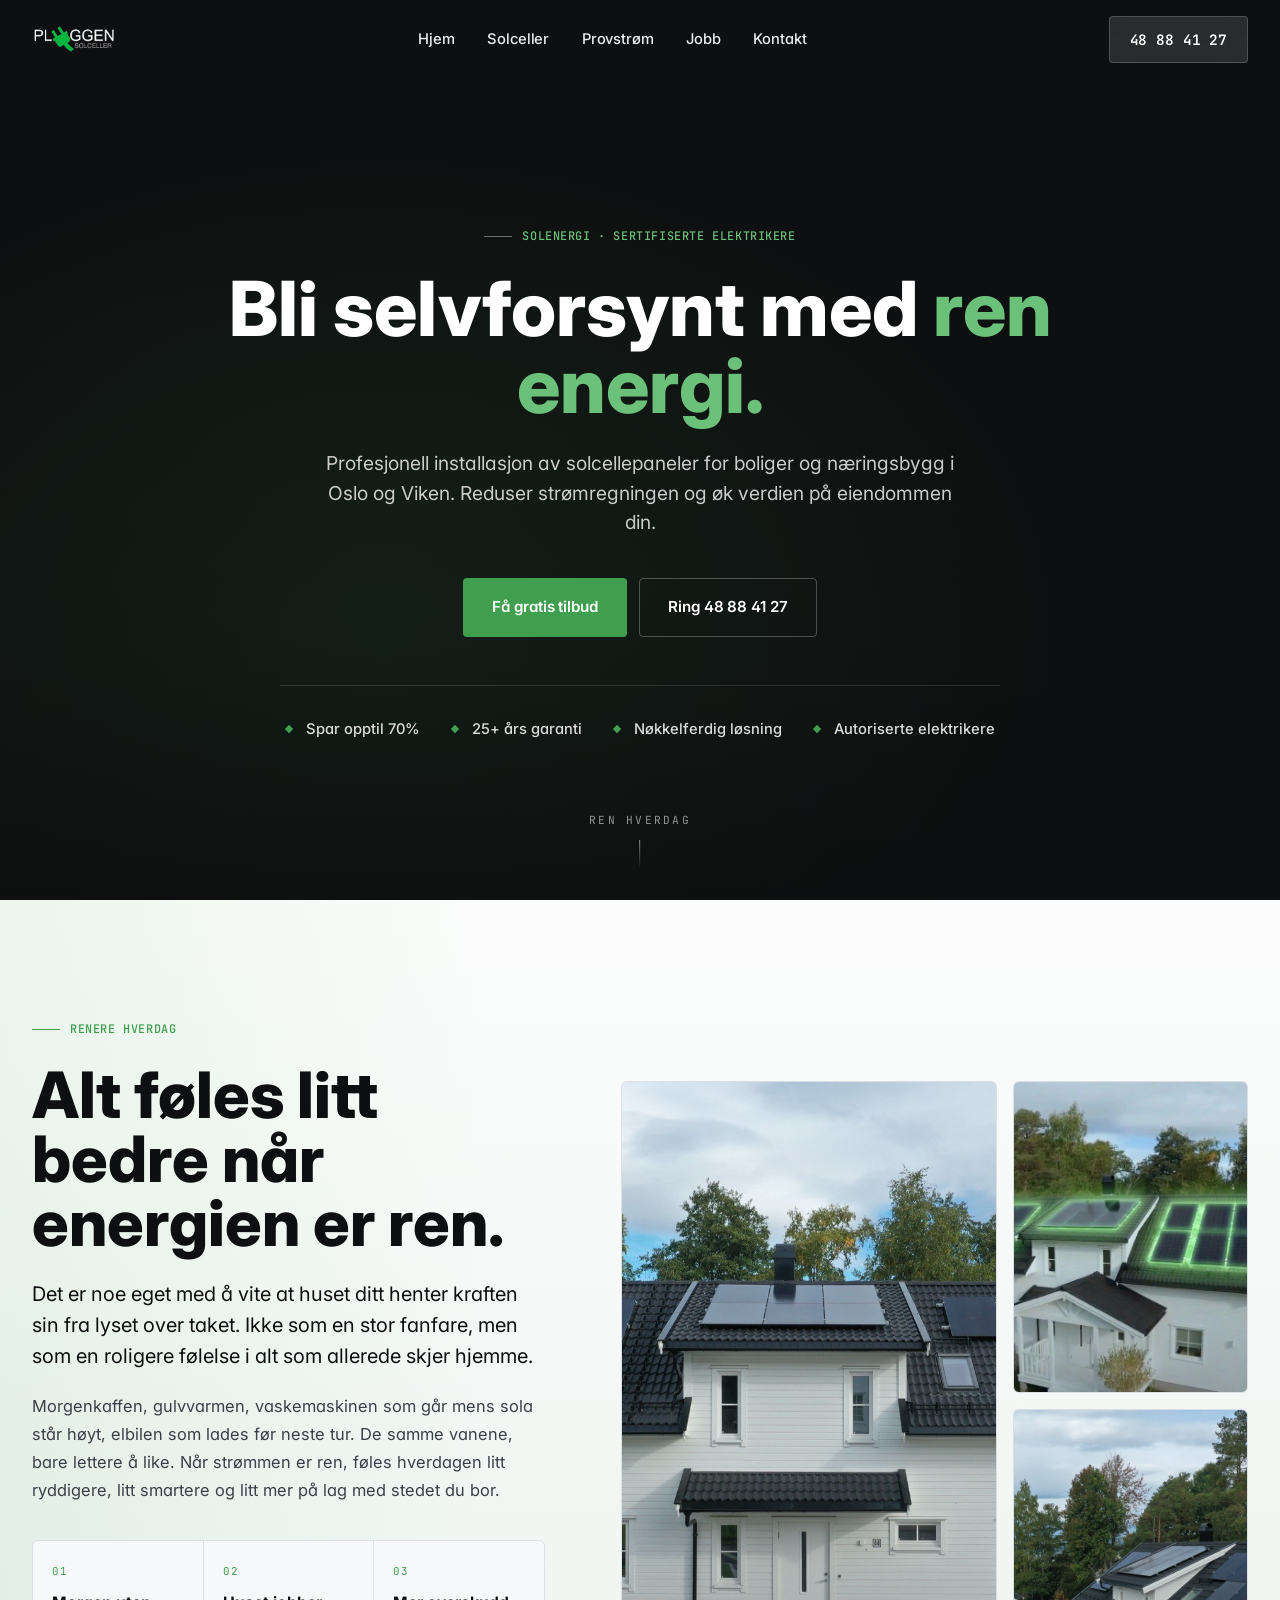
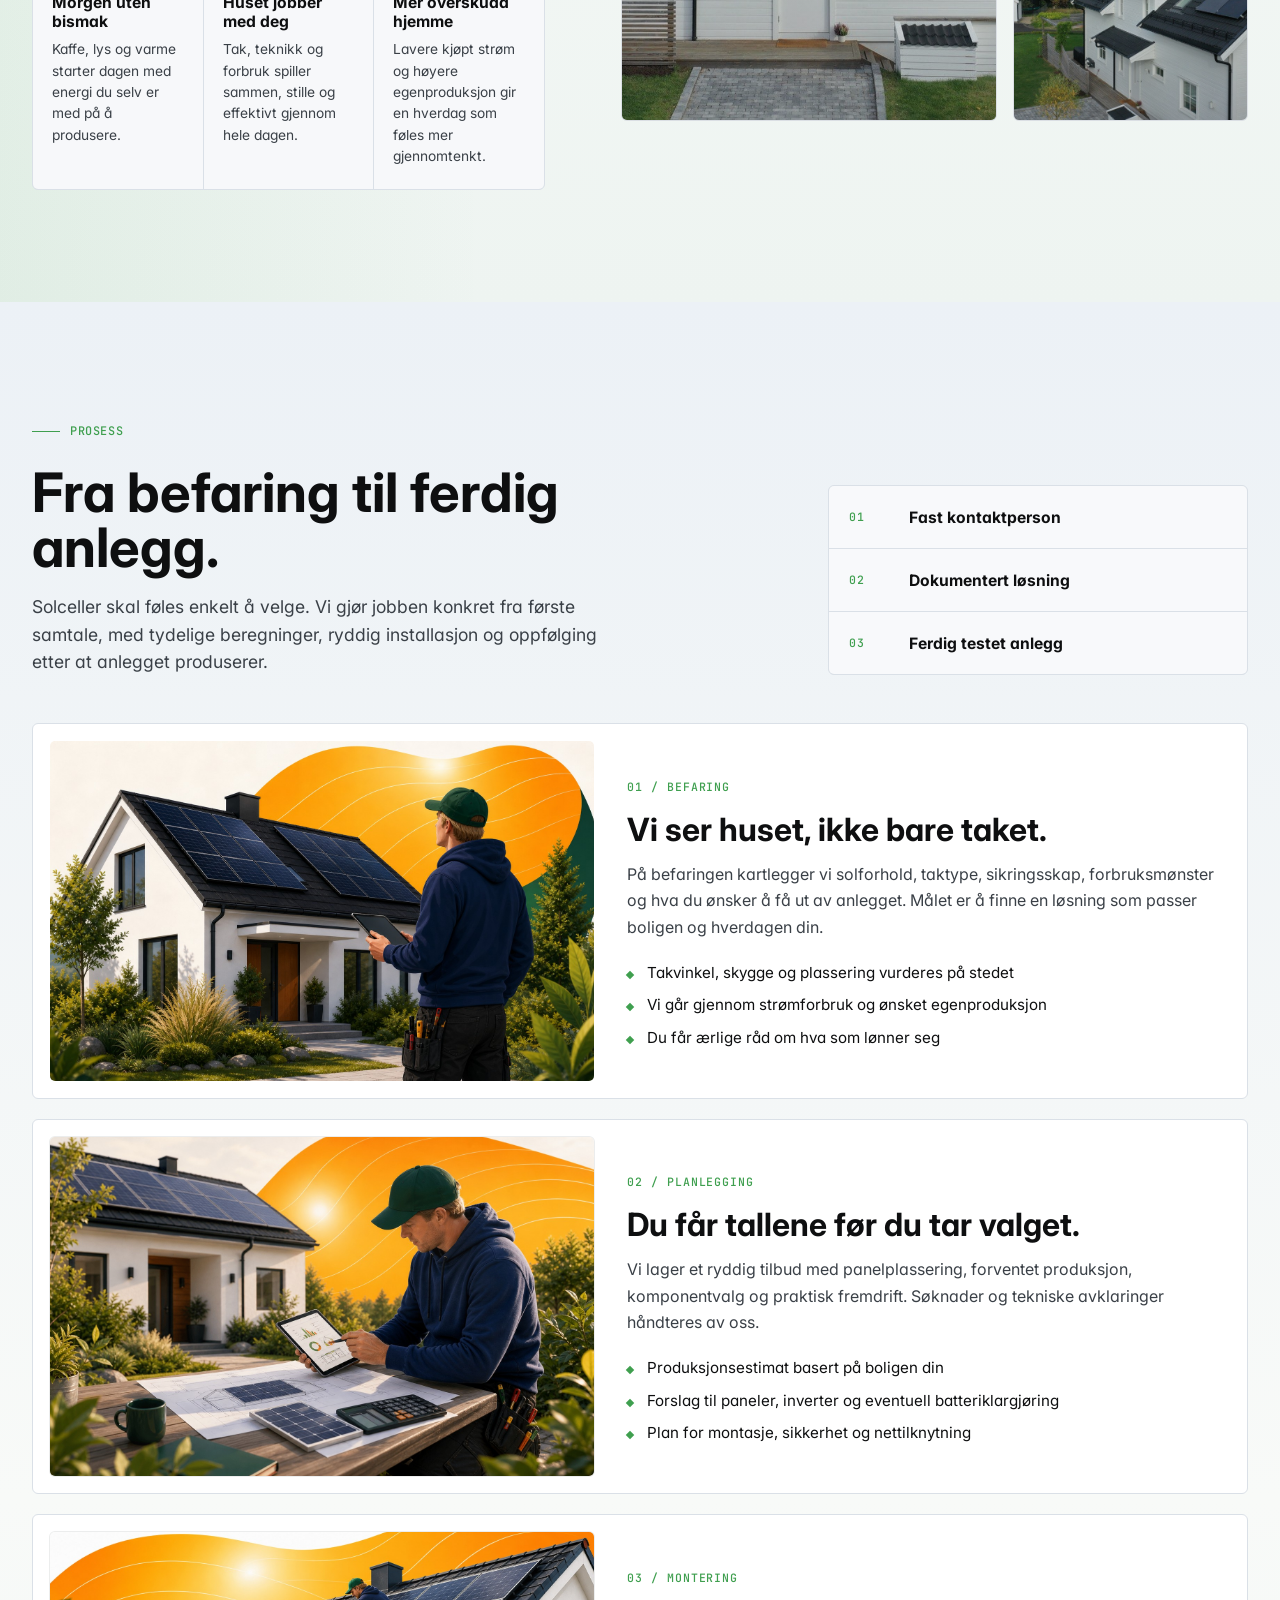
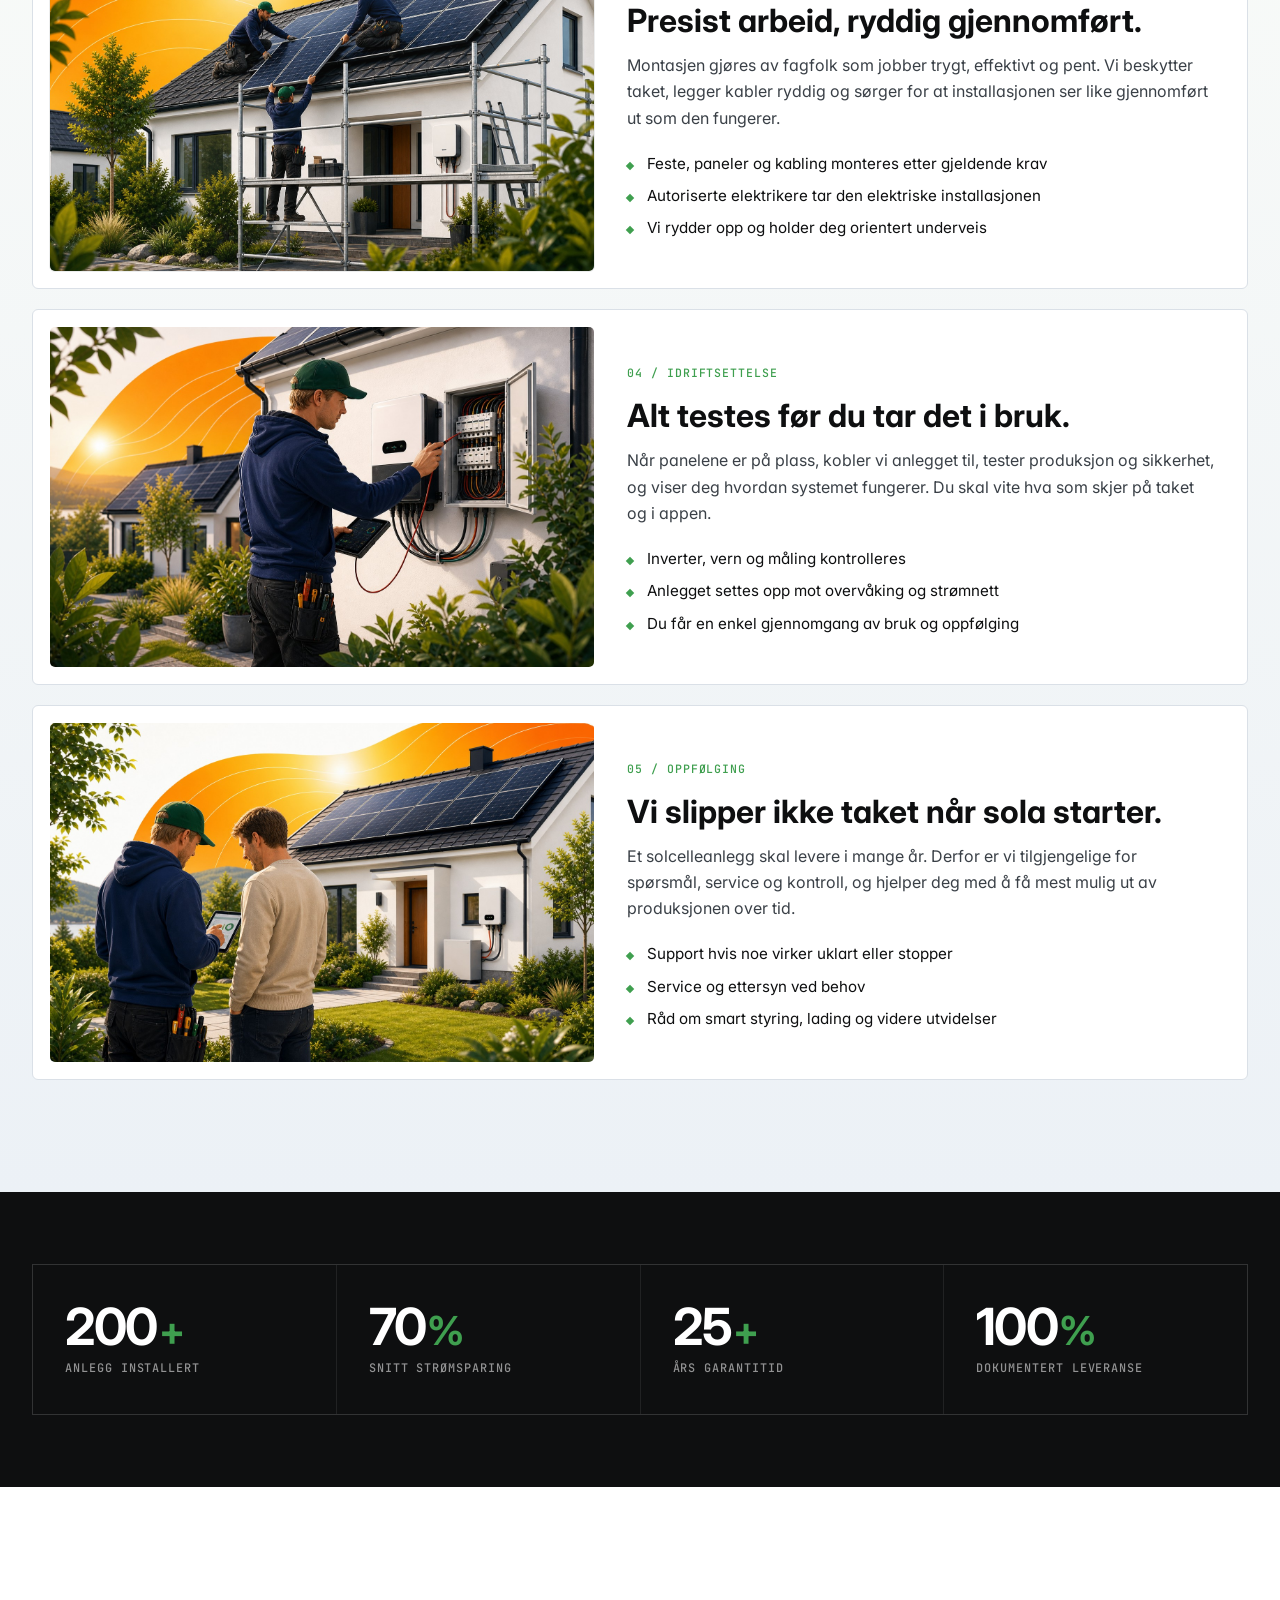
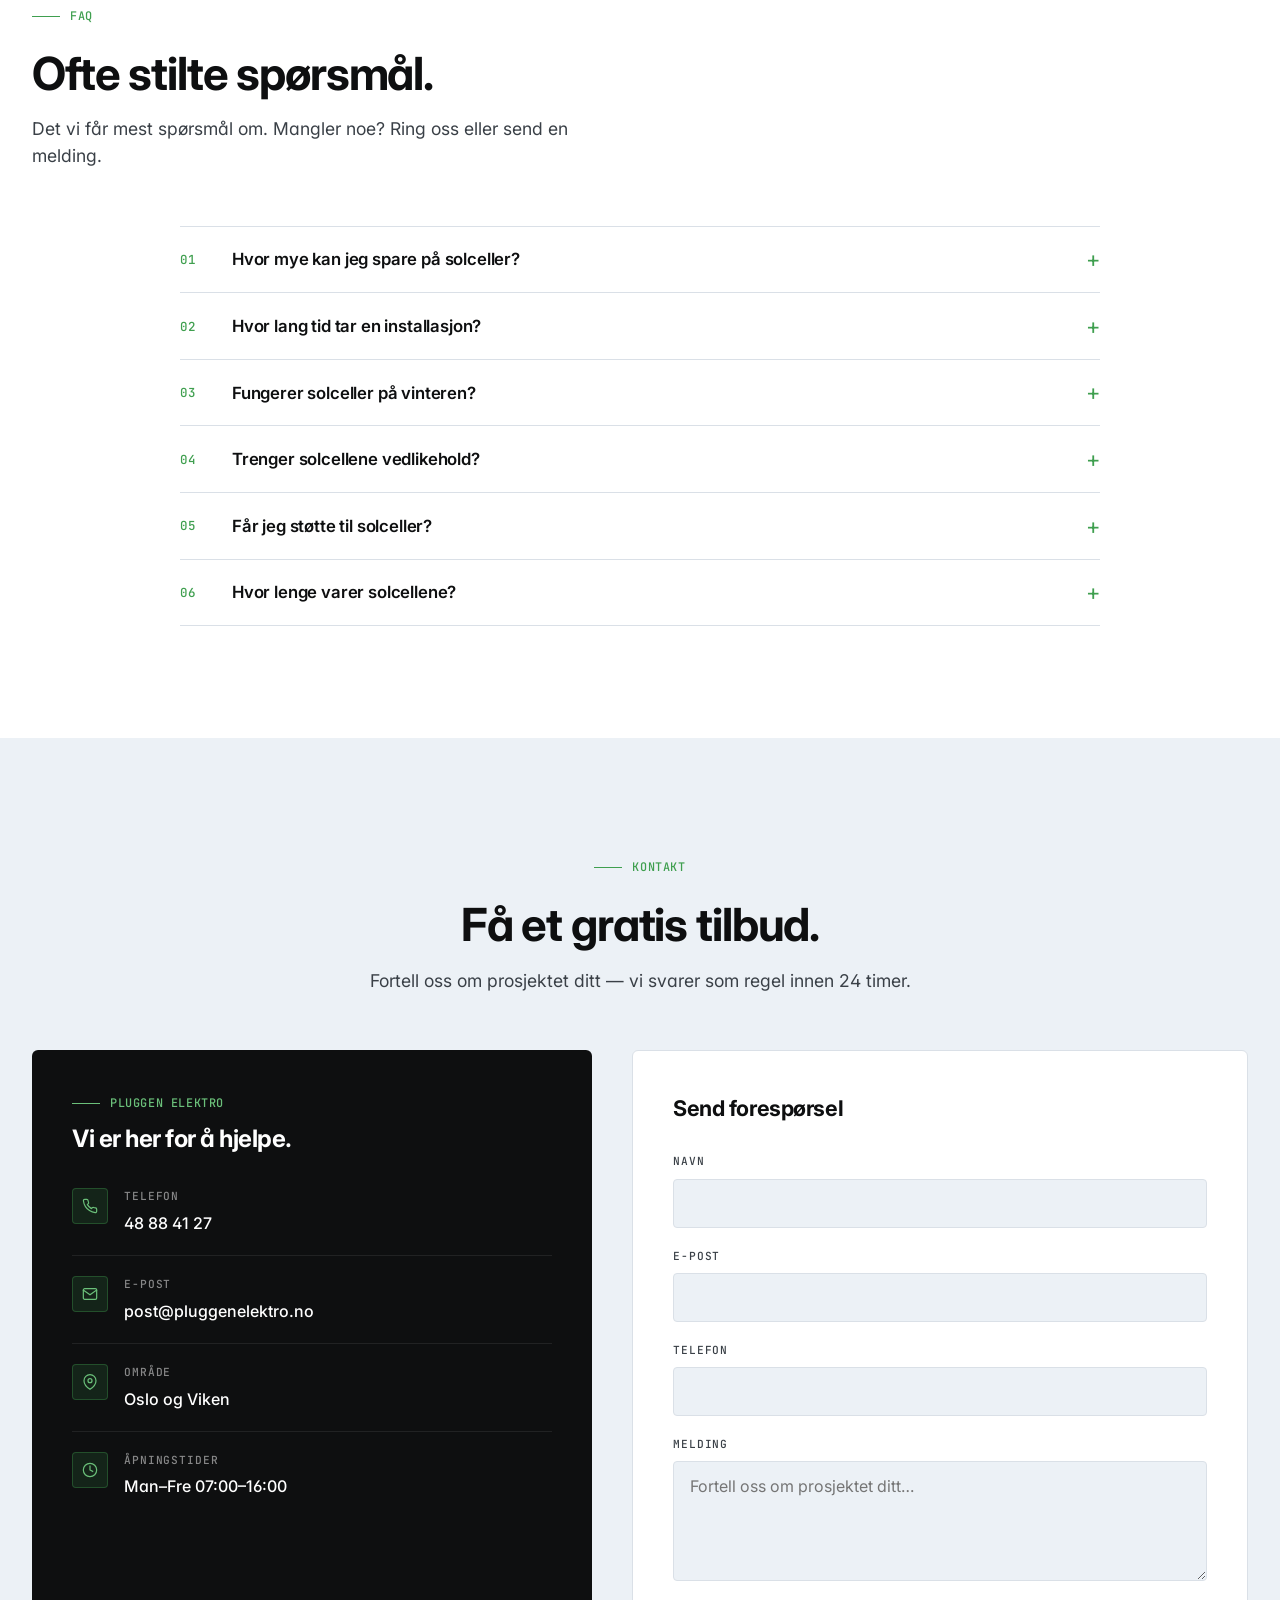
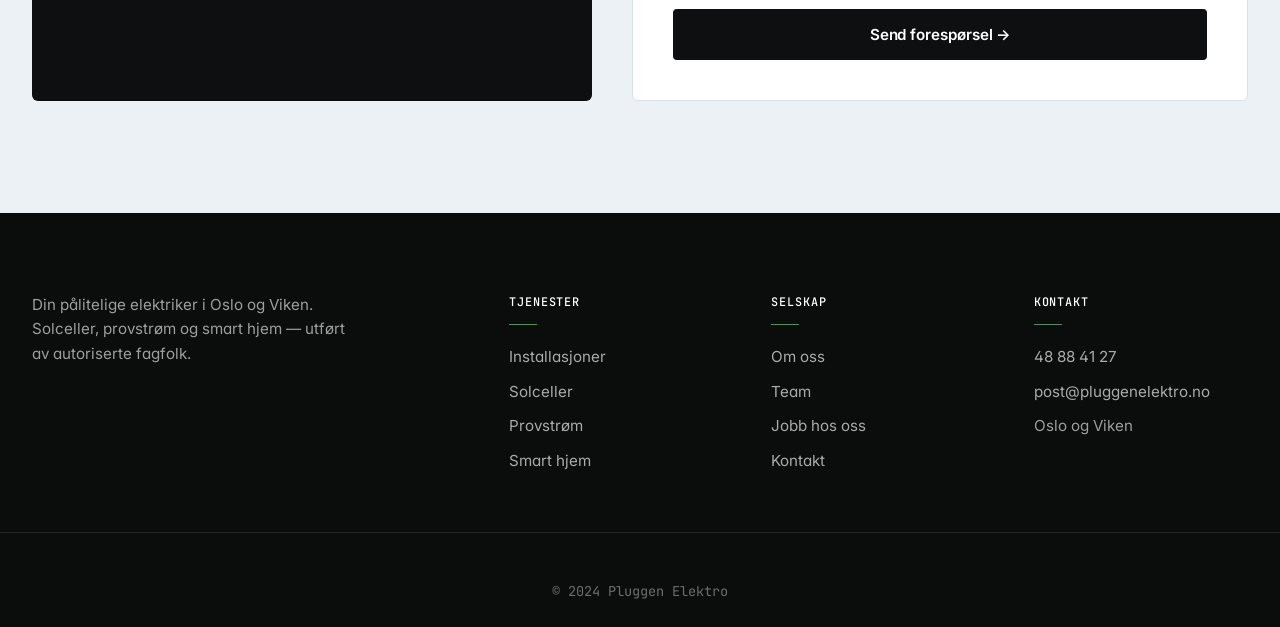
<file: solceller.html>
<!DOCTYPE html>
<html lang="no">
<head>
    <meta charset="UTF-8">
    <meta name="viewport" content="width=device-width, initial-scale=1.0">
    <meta name="description" content="Solceller fra Pluggen Elektro - Profesjonell installasjon i Oslo og Viken. Spar opptil 70% på strømregningen og bli selvforsynt med ren energi.">
    <meta name="keywords" content="solceller, solcellepaneler, Oslo, Viken, ren energi, strømsparing, solenergi">
    <title>Solceller — Pluggen Elektro</title>
    <link rel="preconnect" href="https://fonts.googleapis.com">
    <link rel="preconnect" href="https://fonts.gstatic.com" crossorigin>
    <link href="https://fonts.googleapis.com/css2?family=Inter:wght@300;400;500;600;700;800&family=JetBrains+Mono:wght@400;500&display=swap" rel="stylesheet">
    <link rel="stylesheet" href="styles.css">
</head>
<body class="has-video-hero theme-green">

    <!-- Header -->
    <header>
        <nav>
            <a href="index.html" class="logo">
                <img class="logo-on-light" src="images/logos/Pluggen-Solceller-Green.png" alt="Pluggen Solceller">
                <img class="logo-on-dark" src="images/logos/Pluggen-Solceller-Green-OnDark.png" alt="" aria-hidden="true">
            </a>
            <button class="mobile-menu-toggle" onclick="toggleMenu()" aria-label="Meny">☰</button>
            <ul id="nav-menu">
                <li><a href="index.html">Hjem</a></li>
                <li><a href="solceller.html" class="is-current">Solceller</a></li>
                <li><a href="provstrom.html">Provstrøm</a></li>
                <li><a href="jobb.html">Jobb</a></li>
                <li><a href="#kontakt">Kontakt</a></li>
            </ul>
            <a href="tel:48884127" class="phone-header">48 88 41 27</a>
        </nav>
    </header>

    <!-- Hero -->
    <section class="hero">
        <div class="hero-media">
            <video autoplay muted loop playsinline preload="auto">
                <source src="images/hero/Solceller-Bakgrunnsvideo.mp4" type="video/mp4">
            </video>
        </div>
        <div class="hero-overlay"></div>
        <div class="hero-content">
            <span class="eyebrow">Solenergi · Sertifiserte elektrikere</span>
            <h1>Bli selvforsynt med <span class="accent">ren energi.</span></h1>
            <p class="hero-lede">Profesjonell installasjon av solcellepaneler for boliger og næringsbygg i Oslo og Viken. Reduser strømregningen og øk verdien på eiendommen din.</p>
            <div class="hero-cta">
                <a href="#kontakt" class="btn btn-primary">Få gratis tilbud</a>
                <a href="tel:48884127" class="btn btn-ghost">Ring 48 88 41 27</a>
            </div>
            <ul class="hero-bullets">
                <li>Spar opptil 70%</li>
                <li>25+ års garanti</li>
                <li>Nøkkelferdig løsning</li>
                <li>Autoriserte elektrikere</li>
            </ul>
        </div>
        <a href="#ren-energi" class="hero-scroll-hint">Ren hverdag</a>
    </section>

    <!-- Clean Energy Lifestyle -->
    <section class="section clean-energy" id="ren-energi">
        <div class="container clean-energy-grid">
            <div class="clean-energy-copy">
                <span class="eyebrow">Renere hverdag</span>
                <h2>Alt føles litt bedre når energien er ren.</h2>
                <p class="clean-energy-lede">Det er noe eget med å vite at huset ditt henter kraften sin fra lyset over taket. Ikke som en stor fanfare, men som en roligere følelse i alt som allerede skjer hjemme.</p>
                <p>Morgenkaffen, gulvvarmen, vaskemaskinen som går mens sola står høyt, elbilen som lades før neste tur. De samme vanene, bare lettere å like. Når strømmen er ren, føles hverdagen litt ryddigere, litt smartere og litt mer på lag med stedet du bor.</p>
                <div class="clean-energy-moments">
                    <article class="clean-energy-moment">
                        <span>01</span>
                        <h3>Morgen uten bismak</h3>
                        <p>Kaffe, lys og varme starter dagen med energi du selv er med på å produsere.</p>
                    </article>
                    <article class="clean-energy-moment">
                        <span>02</span>
                        <h3>Huset jobber med deg</h3>
                        <p>Tak, teknikk og forbruk spiller sammen, stille og effektivt gjennom hele dagen.</p>
                    </article>
                    <article class="clean-energy-moment">
                        <span>03</span>
                        <h3>Mer overskudd hjemme</h3>
                        <p>Lavere kjøpt strøm og høyere egenproduksjon gir en hverdag som føles mer gjennomtenkt.</p>
                    </article>
                </div>
            </div>
            <div class="clean-energy-media" aria-label="Norske boliger med solcellepaneler">
                <figure class="clean-energy-photo clean-energy-photo--main">
                    <img src="images/solar-lifestyle/norwegian-solar-home.jpg" alt="Norsk enebolig med solcellepaneler, treterrasse og grønn hage" loading="lazy">
                </figure>
                <figure class="clean-energy-photo clean-energy-photo--top">
                    <img src="images/solar-lifestyle/clean-energy-home.jpg" alt="Hvitt norsk hus med solcellepaneler omgitt av skog" loading="lazy">
                </figure>
                <figure class="clean-energy-photo clean-energy-photo--bottom">
                    <img src="images/solar-lifestyle/solar-neighborhood.jpg" alt="Norsk boligområde med flere takmonterte solcelleanlegg" loading="lazy">
                </figure>
            </div>
        </div>
    </section>

    <!-- Process -->
    <section class="section process-section" id="prosess">
        <div class="container">
            <div class="process-intro">
                <div class="section-head">
                    <span class="eyebrow">Prosess</span>
                    <h2>Fra befaring til ferdig anlegg.</h2>
                    <p>Solceller skal føles enkelt å velge. Vi gjør jobben konkret fra første samtale, med tydelige beregninger, ryddig installasjon og oppfølging etter at anlegget produserer.</p>
                </div>
                <div class="process-proof">
                    <div class="process-proof-item">
                        <span>01</span>
                        <strong>Fast kontaktperson</strong>
                    </div>
                    <div class="process-proof-item">
                        <span>02</span>
                        <strong>Dokumentert løsning</strong>
                    </div>
                    <div class="process-proof-item">
                        <span>03</span>
                        <strong>Ferdig testet anlegg</strong>
                    </div>
                </div>
            </div>

            <div class="process-timeline">
                <article class="process-step">
                    <div class="process-step-media">
                        <img src="images/process/solar-process-befaring-open.jpg" alt="Illustrasjon av elektrikerteam som vurderer norsk bolig for solceller" loading="lazy">
                    </div>
                    <div class="process-step-copy">
                        <span class="process-step-number">01 / Befaring</span>
                        <h3>Vi ser huset, ikke bare taket.</h3>
                        <p>På befaringen kartlegger vi solforhold, taktype, sikringsskap, forbruksmønster og hva du ønsker å få ut av anlegget. Målet er å finne en løsning som passer boligen og hverdagen din.</p>
                        <ul>
                            <li>Takvinkel, skygge og plassering vurderes på stedet</li>
                            <li>Vi går gjennom strømforbruk og ønsket egenproduksjon</li>
                            <li>Du får ærlige råd om hva som lønner seg</li>
                        </ul>
                    </div>
                </article>

                <article class="process-step">
                    <div class="process-step-media">
                        <img src="images/process/solar-process-planning-open.jpg" alt="Illustrasjon av planlegging av solcelleanlegg med nettbrett og takskisse" loading="lazy">
                    </div>
                    <div class="process-step-copy">
                        <span class="process-step-number">02 / Planlegging</span>
                        <h3>Du får tallene før du tar valget.</h3>
                        <p>Vi lager et ryddig tilbud med panelplassering, forventet produksjon, komponentvalg og praktisk fremdrift. Søknader og tekniske avklaringer håndteres av oss.</p>
                        <ul>
                            <li>Produksjonsestimat basert på boligen din</li>
                            <li>Forslag til paneler, inverter og eventuell batteriklargjøring</li>
                            <li>Plan for montasje, sikkerhet og nettilknytning</li>
                        </ul>
                    </div>
                </article>

                <article class="process-step">
                    <div class="process-step-media">
                        <img src="images/process/solar-process-installation-open.jpg" alt="Illustrasjon av elektrikerteam som monterer solcellepaneler på norsk hustak" loading="lazy">
                    </div>
                    <div class="process-step-copy">
                        <span class="process-step-number">03 / Montering</span>
                        <h3>Presist arbeid, ryddig gjennomført.</h3>
                        <p>Montasjen gjøres av fagfolk som jobber trygt, effektivt og pent. Vi beskytter taket, legger kabler ryddig og sørger for at installasjonen ser like gjennomført ut som den fungerer.</p>
                        <ul>
                            <li>Feste, paneler og kabling monteres etter gjeldende krav</li>
                            <li>Autoriserte elektrikere tar den elektriske installasjonen</li>
                            <li>Vi rydder opp og holder deg orientert underveis</li>
                        </ul>
                    </div>
                </article>

                <article class="process-step">
                    <div class="process-step-media">
                        <img src="images/process/solar-process-commissioning-open.jpg" alt="Illustrasjon av testing av inverter og ferdig solcelleanlegg" loading="lazy">
                    </div>
                    <div class="process-step-copy">
                        <span class="process-step-number">04 / Idriftsettelse</span>
                        <h3>Alt testes før du tar det i bruk.</h3>
                        <p>Når panelene er på plass, kobler vi anlegget til, tester produksjon og sikkerhet, og viser deg hvordan systemet fungerer. Du skal vite hva som skjer på taket og i appen.</p>
                        <ul>
                            <li>Inverter, vern og måling kontrolleres</li>
                            <li>Anlegget settes opp mot overvåking og strømnett</li>
                            <li>Du får en enkel gjennomgang av bruk og oppfølging</li>
                        </ul>
                    </div>
                </article>

                <article class="process-step">
                    <div class="process-step-media">
                        <img src="images/process/solar-process-service-open.jpg" alt="Illustrasjon av ferdig solcelleanlegg der kunde og elektriker følger med på produksjon" loading="lazy">
                    </div>
                    <div class="process-step-copy">
                        <span class="process-step-number">05 / Oppfølging</span>
                        <h3>Vi slipper ikke taket når sola starter.</h3>
                        <p>Et solcelleanlegg skal levere i mange år. Derfor er vi tilgjengelige for spørsmål, service og kontroll, og hjelper deg med å få mest mulig ut av produksjonen over tid.</p>
                        <ul>
                            <li>Support hvis noe virker uklart eller stopper</li>
                            <li>Service og ettersyn ved behov</li>
                            <li>Råd om smart styring, lading og videre utvidelser</li>
                        </ul>
                    </div>
                </article>
            </div>
        </div>
    </section>

    <!-- Stats -->
    <section class="stats">
        <div class="container">
            <div class="stats-grid">
                <div class="stat-item">
                    <h3>200<span class="unit">+</span></h3>
                    <p>Anlegg installert</p>
                </div>
                <div class="stat-item">
                    <h3>70<span class="unit">%</span></h3>
                    <p>Snitt strømsparing</p>
                </div>
                <div class="stat-item">
                    <h3>25<span class="unit">+</span></h3>
                    <p>Års garantitid</p>
                </div>
                <div class="stat-item">
                    <h3>100<span class="unit">%</span></h3>
                    <p>Dokumentert leveranse</p>
                </div>
            </div>
        </div>
    </section>

    <!-- FAQ -->
    <section class="section section--white">
        <div class="container">
            <div class="section-head">
                <span class="eyebrow">FAQ</span>
                <h2>Ofte stilte spørsmål.</h2>
                <p>Det vi får mest spørsmål om. Mangler noe? Ring oss eller send en melding.</p>
            </div>
            <div class="faq-list">
                <div class="faq-item">
                    <button class="faq-question">Hvor mye kan jeg spare på solceller?</button>
                    <div class="faq-answer">
                        <p>Besparelsen avhenger av takets størrelse, solforhold og ditt energiforbruk. Gjennomsnittlig kan man spare 50–70% på strømregningen. Vi gir deg en nøyaktig beregning under befaringen.</p>
                    </div>
                </div>
                <div class="faq-item">
                    <button class="faq-question">Hvor lang tid tar en installasjon?</button>
                    <div class="faq-answer">
                        <p>En standard installasjon tar vanligvis 1–3 dager avhengig av anleggets størrelse. Vi jobber effektivt for å minimere ulemper for deg.</p>
                    </div>
                </div>
                <div class="faq-item">
                    <button class="faq-question">Fungerer solceller på vinteren?</button>
                    <div class="faq-answer">
                        <p>Ja. Solceller produserer strøm fra sollys, ikke varme. Selv på kalde, klare vinterdager produseres energi. Produksjonen er høyest om sommeren, men du har nytte av anlegget hele året.</p>
                    </div>
                </div>
                <div class="faq-item">
                    <button class="faq-question">Trenger solcellene vedlikehold?</button>
                    <div class="faq-answer">
                        <p>Solceller krever minimalt vedlikehold. Regn vasker vanligvis panelene naturlig. Vi anbefaler en årlig inspeksjon for å sikre optimal ytelse.</p>
                    </div>
                </div>
                <div class="faq-item">
                    <button class="faq-question">Får jeg støtte til solceller?</button>
                    <div class="faq-answer">
                        <p>Ja, det finnes støtteordninger fra Enova og lokale myndigheter. Vi hjelper deg med å søke og orienterer om de beste ordningene.</p>
                    </div>
                </div>
                <div class="faq-item">
                    <button class="faq-question">Hvor lenge varer solcellene?</button>
                    <div class="faq-answer">
                        <p>Kvalitetssolceller har forventet levetid på 25–30 år eller mer. De fleste produsenter gir 25 års ytelsesgaranti hvor panelene garanteres å produsere minst 80% av opprinnelig kapasitet.</p>
                    </div>
                </div>
            </div>
        </div>
    </section>

    <!-- Contact -->
    <section class="section section--bone" id="kontakt">
        <div class="container">
            <div class="section-head section-head--center">
                <span class="eyebrow">Kontakt</span>
                <h2>Få et gratis tilbud.</h2>
                <p>Fortell oss om prosjektet ditt — vi svarer som regel innen 24 timer.</p>
            </div>
            <div class="contact-grid">
                <div class="contact-info">
                    <span class="eyebrow">Pluggen Elektro</span>
                    <h3 class="contact-info-title">Vi er her for å hjelpe.</h3>
                    <div class="contact-item">
                        <div class="contact-icon" aria-hidden="true">
                            <svg viewBox="0 0 24 24" fill="none" stroke="currentColor" stroke-width="1.8" stroke-linecap="square" stroke-linejoin="miter">
                                <path d="M22 16.92v3a2 2 0 0 1-2.18 2 19.79 19.79 0 0 1-8.63-3.07 19.5 19.5 0 0 1-6-6 19.79 19.79 0 0 1-3.07-8.67A2 2 0 0 1 4.11 2h3a2 2 0 0 1 2 1.72c.13.96.36 1.9.7 2.81a2 2 0 0 1-.45 2.11L8.09 9.91a16 16 0 0 0 6 6l1.27-1.27a2 2 0 0 1 2.11-.45c.91.34 1.85.57 2.81.7A2 2 0 0 1 22 16.92z"/>
                            </svg>
                        </div>
                        <div class="contact-item-text">
                            <h4>Telefon</h4>
                            <p><a href="tel:48884127">48 88 41 27</a></p>
                        </div>
                    </div>
                    <div class="contact-item">
                        <div class="contact-icon" aria-hidden="true">
                            <svg viewBox="0 0 24 24" fill="none" stroke="currentColor" stroke-width="1.8" stroke-linecap="square" stroke-linejoin="miter">
                                <path d="M4 4h16c1.1 0 2 .9 2 2v12c0 1.1-.9 2-2 2H4c-1.1 0-2-.9-2-2V6c0-1.1.9-2 2-2z"/>
                                <polyline points="22,6 12,13 2,6"/>
                            </svg>
                        </div>
                        <div class="contact-item-text">
                            <h4>E-post</h4>
                            <p><a href="mailto:post@pluggenelektro.no">post@pluggenelektro.no</a></p>
                        </div>
                    </div>
                    <div class="contact-item">
                        <div class="contact-icon" aria-hidden="true">
                            <svg viewBox="0 0 24 24" fill="none" stroke="currentColor" stroke-width="1.8" stroke-linecap="square" stroke-linejoin="miter">
                                <path d="M21 10c0 7-9 13-9 13s-9-6-9-13a9 9 0 0 1 18 0z"/>
                                <circle cx="12" cy="10" r="3"/>
                            </svg>
                        </div>
                        <div class="contact-item-text">
                            <h4>Område</h4>
                            <p>Oslo og Viken</p>
                        </div>
                    </div>
                    <div class="contact-item">
                        <div class="contact-icon" aria-hidden="true">
                            <svg viewBox="0 0 24 24" fill="none" stroke="currentColor" stroke-width="1.8" stroke-linecap="square" stroke-linejoin="miter">
                                <circle cx="12" cy="12" r="10"/>
                                <polyline points="12,6 12,12 16,14"/>
                            </svg>
                        </div>
                        <div class="contact-item-text">
                            <h4>Åpningstider</h4>
                            <p>Man–Fre 07:00–16:00</p>
                        </div>
                    </div>
                </div>
                <div class="contact-form">
                    <h3 class="form-title">Send forespørsel</h3>
                    <form action="https://formspree.io/f/YOUR_FORM_ID" method="POST">
                        <div class="form-group">
                            <label for="name">Navn</label>
                            <input type="text" id="name" name="name" required>
                        </div>
                        <div class="form-group">
                            <label for="email">E-post</label>
                            <input type="email" id="email" name="email" required>
                        </div>
                        <div class="form-group">
                            <label for="phone">Telefon</label>
                            <input type="tel" id="phone" name="phone">
                        </div>
                        <div class="form-group">
                            <label for="message">Melding</label>
                            <textarea id="message" name="message" placeholder="Fortell oss om prosjektet ditt…" required></textarea>
                        </div>
                        <button type="submit" class="submit-button">Send forespørsel →</button>
                    </form>
                </div>
            </div>
        </div>
    </section>

    <!-- Footer -->
    <footer>
        <div class="footer-grid">
            <div class="footer-section footer-brand">
                <p>Din pålitelige elektriker i Oslo og Viken. Solceller, provstrøm og smart hjem — utført av autoriserte fagfolk.</p>
            </div>
            <div class="footer-section">
                <h3>Tjenester</h3>
                <ul>
                    <li><a href="index.html#tjenester">Installasjoner</a></li>
                    <li><a href="solceller.html">Solceller</a></li>
                    <li><a href="provstrom.html">Provstrøm</a></li>
                    <li><a href="index.html#tjenester">Smart hjem</a></li>
                </ul>
            </div>
            <div class="footer-section">
                <h3>Selskap</h3>
                <ul>
                    <li><a href="index.html#om-oss">Om oss</a></li>
                    <li><a href="index.html#team">Team</a></li>
                    <li><a href="jobb.html">Jobb hos oss</a></li>
                    <li><a href="index.html#kontakt">Kontakt</a></li>
                </ul>
            </div>
            <div class="footer-section">
                <h3>Kontakt</h3>
                <ul>
                    <li><a href="tel:48884127">48 88 41 27</a></li>
                    <li><a href="mailto:post@pluggenelektro.no">post@pluggenelektro.no</a></li>
                    <li>Oslo og Viken</li>
                </ul>
            </div>
        </div>
        <div class="footer-bottom">© 2024 Pluggen Elektro</div>
    </footer>

    <script src="scripts.js"></script>
</body>
</html>
</file>
<file: styles.css>
/* =====================================================
   Pluggen Elektro — Shared Design System
   ===================================================== */

* { margin: 0; padding: 0; box-sizing: border-box; }

:root {
    /* Brand */
    --copper: #CC7A59;
    --copper-dark: #B85A35;
    --copper-light: #E09470;
    --copper-rgb: 204, 122, 89;

    /* Clean energy accent (used on solar/sustainability content) */
    --green: #3F9F4F;
    --green-dark: #2D7A3E;
    --green-light: #6BC07A;
    --green-rgb: 63, 159, 79;

    /* Active accent — defaults to copper, swapped per page/section via .theme-green */
    --accent: var(--copper);
    --accent-dark: var(--copper-dark);
    --accent-light: var(--copper-light);
    --accent-rgb: var(--copper-rgb);

    /* Industrial neutrals */
    --ink: #0e0f10;
    --ink-2: #18191b;
    --ink-3: #232528;
    --steel: #3a4047;
    --steel-2: #6a7178;
    --steel-3: #9098a0;
    --bone: #ECF1F6;
    --paper: #F6F9FC;
    --line: #DAE0E7;
    --line-strong: #B7C1CC;

    /* Typography */
    --font-sans: 'Inter', -apple-system, BlinkMacSystemFont, 'Segoe UI', sans-serif;
    --font-mono: 'JetBrains Mono', 'SFMono-Regular', Menlo, monospace;

    /* Layout */
    --max-w: 1320px;
    --header-h: 76px;
    --r: 6px;
    --r-sm: 4px;

    /* Easing */
    --ease: cubic-bezier(0.22, 1, 0.36, 1);
}

html { scroll-behavior: smooth; }

body {
    font-family: var(--font-sans);
    line-height: 1.6;
    color: var(--ink);
    background: #fff;
    -webkit-font-smoothing: antialiased;
    -moz-osx-font-smoothing: grayscale;
    font-feature-settings: 'cv11', 'ss01';
}

a { color: inherit; }
img { max-width: 100%; display: block; }
button { font-family: inherit; }

/* ---------- Header ---------- */
header {
    position: fixed;
    width: 100%;
    top: 0;
    z-index: 1000;
    background: rgba(255, 255, 255, 0.92);
    backdrop-filter: blur(18px) saturate(140%);
    -webkit-backdrop-filter: blur(18px) saturate(140%);
    border-bottom: 1px solid var(--line);
    transition: background 0.35s var(--ease), border-color 0.35s var(--ease);
}

nav {
    max-width: var(--max-w);
    margin: 0 auto;
    display: flex;
    justify-content: space-between;
    align-items: center;
    padding: 1rem 2rem;
    gap: 2rem;
}

.logo { display: flex; align-items: center; }
.logo img { height: 44px; width: auto; display: block; }
.logo .logo-on-dark { display: none; }

/* Prevent dragging of nav, logo, and buttons */
nav a, nav img, .logo, .logo img,
.phone-header, .btn, button, .submit-button {
    -webkit-user-drag: none;
    user-select: none;
    -webkit-user-select: none;
}

nav ul {
    list-style: none;
    display: flex;
    gap: 0.125rem;
}

nav ul li a {
    color: var(--ink);
    text-decoration: none;
    font-weight: 500;
    font-size: 0.92rem;
    transition: color 0.18s ease, background 0.18s ease;
    padding: 0.55rem 0.95rem;
    border-radius: var(--r-sm);
    display: block;
    letter-spacing: -0.005em;
}

nav ul li a:hover {
    color: var(--accent);
    background: rgba(var(--accent-rgb), 0.08);
}

nav ul li a.is-current {
    color: var(--accent);
}

.phone-header {
    background: var(--ink);
    color: white;
    padding: 0.7rem 1.25rem;
    border-radius: var(--r-sm);
    font-weight: 600;
    text-decoration: none;
    transition: background 0.2s ease;
    font-size: 0.9rem;
    white-space: nowrap;
    font-family: var(--font-mono);
    letter-spacing: -0.01em;
}

.phone-header:hover { background: var(--accent); }

.mobile-menu-toggle {
    display: none;
    background: none;
    border: 1px solid var(--line);
    color: var(--ink);
    font-size: 1.25rem;
    cursor: pointer;
    padding: 0.5rem 0.7rem;
    border-radius: var(--r-sm);
    line-height: 1;
}

/* Header — transparent variant (over dark hero) */
body.has-video-hero header {
    background: transparent;
    backdrop-filter: none;
    -webkit-backdrop-filter: none;
    border-bottom-color: transparent;
}

body.has-video-hero header nav ul li a { color: rgba(255, 255, 255, 0.92); }
body.has-video-hero header nav ul li a:hover {
    color: white;
    background: rgba(255, 255, 255, 0.1);
}
body.has-video-hero header .phone-header {
    background: rgba(255, 255, 255, 0.12);
    color: white;
    backdrop-filter: blur(12px);
    -webkit-backdrop-filter: blur(12px);
    border: 1px solid rgba(255, 255, 255, 0.18);
}
body.has-video-hero header .phone-header:hover {
    background: var(--accent);
    border-color: var(--accent);
}
body.has-video-hero header .mobile-menu-toggle {
    color: white;
    border-color: rgba(255, 255, 255, 0.25);
}
body.has-video-hero header .logo .logo-on-light { display: none; }
body.has-video-hero header .logo .logo-on-dark { display: block; }

body.has-video-hero header.is-scrolled {
    background: rgba(255, 255, 255, 0.92);
    backdrop-filter: blur(20px) saturate(160%);
    -webkit-backdrop-filter: blur(20px) saturate(160%);
    border-bottom-color: var(--line);
}
body.has-video-hero header.is-scrolled nav ul li a { color: var(--ink); }
body.has-video-hero header.is-scrolled nav ul li a:hover {
    color: var(--accent);
    background: rgba(var(--accent-rgb), 0.08);
}
body.has-video-hero header.is-scrolled .phone-header {
    background: var(--ink);
    color: white;
    border-color: transparent;
    backdrop-filter: none;
}
body.has-video-hero header.is-scrolled .phone-header:hover { background: var(--accent); }
body.has-video-hero header.is-scrolled .mobile-menu-toggle {
    color: var(--ink);
    border-color: var(--line);
}
body.has-video-hero header.is-scrolled .logo .logo-on-dark { display: none; }
body.has-video-hero header.is-scrolled .logo .logo-on-light { display: block; }

/* ---------- Containers ---------- */
.container {
    max-width: var(--max-w);
    margin: 0 auto;
    padding: 0 2rem;
}

.section { padding: clamp(4.5rem, 9vw, 7rem) 0; }

/* ---------- Eyebrow / mono labels ---------- */
.eyebrow {
    display: inline-flex;
    align-items: center;
    gap: 0.625rem;
    font-family: var(--font-mono);
    font-size: 0.74rem;
    font-weight: 500;
    letter-spacing: 0.05em;
    text-transform: uppercase;
    color: var(--accent);
    margin-bottom: 1.5rem;
}

.eyebrow::before {
    content: '';
    width: 28px;
    height: 1px;
    background: currentColor;
}

/* ---------- Section heads ---------- */
.section-head {
    margin-bottom: 3.5rem;
    max-width: 720px;
}

.section-head h2 {
    font-size: clamp(2rem, 3.6vw, 2.85rem);
    font-weight: 700;
    line-height: 1.05;
    letter-spacing: -0.025em;
    color: var(--ink);
}

.section-head p {
    margin-top: 1.1rem;
    font-size: 1.1rem;
    color: var(--steel);
    max-width: 580px;
    line-height: 1.55;
}

.section-head--center {
    margin-left: auto;
    margin-right: auto;
    text-align: center;
}

.section-head--center .eyebrow { justify-content: center; }
.section-head--center p { margin-left: auto; margin-right: auto; }

/* On dark sections */
.section--dark .section-head h2 { color: white; }
.section--dark .section-head p { color: rgba(255, 255, 255, 0.65); }
.section--dark .eyebrow { color: var(--accent-light); }

/* ---------- Buttons ---------- */
.btn {
    display: inline-flex;
    align-items: center;
    gap: 0.55rem;
    padding: 1rem 1.75rem;
    font-weight: 600;
    text-decoration: none;
    border-radius: var(--r-sm);
    transition: background 0.2s ease, border-color 0.2s ease, transform 0.2s var(--ease), color 0.2s ease;
    font-size: 0.95rem;
    letter-spacing: -0.005em;
    border: 1px solid transparent;
    cursor: pointer;
    font-family: inherit;
    white-space: nowrap;
}

.btn-primary {
    background: var(--accent);
    color: white;
}
.btn-primary:hover { background: var(--accent-dark); transform: translateY(-1px); }

.btn-dark {
    background: var(--ink);
    color: white;
}
.btn-dark:hover { background: var(--accent); transform: translateY(-1px); }

.btn-ghost {
    color: white;
    border-color: rgba(255, 255, 255, 0.25);
    background: transparent;
}
.btn-ghost:hover {
    border-color: rgba(255, 255, 255, 0.55);
    background: rgba(255, 255, 255, 0.05);
}

.btn-outline {
    color: var(--ink);
    border-color: var(--line-strong);
    background: white;
}
.btn-outline:hover {
    border-color: var(--accent);
    color: var(--accent);
}

/* ---------- Hero (full-bleed video / image) ---------- */
.hero {
    position: relative;
    min-height: 100vh;
    overflow: hidden;
    display: flex;
    align-items: center;
    justify-content: center;
    color: white;
    background: var(--ink);
}

.hero-media {
    position: absolute;
    inset: 0;
    z-index: 0;
    overflow: hidden;
}

.hero-media video,
.hero-media img {
    position: absolute;
    inset: 0;
    width: 100%;
    height: 100%;
    object-fit: cover;
    display: block;
}

.hero-overlay {
    position: absolute;
    inset: 0;
    z-index: 1;
    background:
        linear-gradient(180deg, rgba(14, 15, 16, 0.55) 0%, rgba(14, 15, 16, 0.25) 35%, rgba(14, 15, 16, 0.45) 75%, rgba(14, 15, 16, 0.85) 100%),
        radial-gradient(ellipse at 30% 70%, rgba(var(--accent-rgb), 0.18), transparent 55%);
}

body.hero-readable .hero-overlay {
    background:
        radial-gradient(ellipse at center, rgba(14, 15, 16, 0.62) 0%, rgba(14, 15, 16, 0.46) 40%, rgba(14, 15, 16, 0.72) 100%),
        linear-gradient(180deg, rgba(14, 15, 16, 0.58) 0%, rgba(14, 15, 16, 0.32) 34%, rgba(14, 15, 16, 0.88) 100%),
        radial-gradient(ellipse at 30% 70%, rgba(var(--accent-rgb), 0.12), transparent 55%);
}

.hero-content {
    position: relative;
    z-index: 2;
    text-align: center;
    padding: calc(var(--header-h) + 4rem) 1.5rem 5rem;
    max-width: 880px;
    margin: 0 auto;
    width: 100%;
}

.hero .eyebrow { color: var(--accent-light); justify-content: center; }
.hero .eyebrow::before { background: rgba(255, 255, 255, 0.4); }

.hero h1 {
    font-size: clamp(2.5rem, 6vw, 4.75rem);
    font-weight: 800;
    line-height: 1.02;
    letter-spacing: 0;
    margin-bottom: 1.5rem;
    color: white;
}

.hero h1 .accent { color: var(--accent-light); }

body.hero-readable .hero h1,
body.hero-readable .hero-lede,
body.hero-readable .hero-bullets,
body.hero-readable .hero .eyebrow {
    text-shadow: 0 2px 18px rgba(0, 0, 0, 0.58);
}

body.hero-readable .hero h1 .accent {
    color: #ffc0a4;
    text-shadow: 0 2px 18px rgba(0, 0, 0, 0.72);
}

.hero-lede {
    font-size: clamp(1.05rem, 1.5vw, 1.25rem);
    line-height: 1.55;
    color: rgba(255, 255, 255, 0.78);
    margin-bottom: 2.5rem;
    max-width: 640px;
    margin-left: auto;
    margin-right: auto;
}

body.hero-readable .hero-lede {
    color: rgba(255, 255, 255, 0.92);
    font-weight: 500;
}

.hero-cta {
    display: inline-flex;
    gap: 0.75rem;
    flex-wrap: wrap;
    justify-content: center;
}

.hero-bullets {
    list-style: none;
    display: flex;
    gap: 2rem;
    flex-wrap: wrap;
    justify-content: center;
    margin-top: 3rem;
    padding-top: 2rem;
    border-top: 1px solid rgba(255, 255, 255, 0.12);
    max-width: 720px;
    margin-left: auto;
    margin-right: auto;
}

.hero-bullets li {
    position: relative;
    padding-left: 1.25rem;
    font-size: 0.92rem;
    color: rgba(255, 255, 255, 0.85);
    font-weight: 500;
}

.hero-bullets li::before {
    content: '';
    position: absolute;
    left: 0;
    top: 0.55rem;
    width: 6px;
    height: 6px;
    background: var(--accent);
    transform: rotate(45deg);
}

.hero-scroll-hint {
    position: absolute;
    bottom: 2rem;
    left: 50%;
    transform: translateX(-50%);
    z-index: 3;
    color: rgba(255, 255, 255, 0.55);
    font-family: var(--font-mono);
    font-size: 0.7rem;
    letter-spacing: 0.2em;
    text-transform: uppercase;
    text-decoration: none;
    display: flex;
    flex-direction: column;
    align-items: center;
    gap: 0.6rem;
}

.hero-scroll-hint::after {
    content: '';
    width: 1px;
    height: 28px;
    background: linear-gradient(to bottom, currentColor, transparent);
    animation: scrollLine 2.4s ease-in-out infinite;
}

@keyframes scrollLine {
    0%, 100% { transform: scaleY(0.6); transform-origin: top; }
    50% { transform: scaleY(1); transform-origin: top; }
}

/* ---------- Clean energy lifestyle ---------- */
.clean-energy {
    background: linear-gradient(180deg, #f7faf8 0%, #eef4f1 100%);
    position: relative;
    overflow: hidden;
}

.clean-energy::before {
    content: '';
    position: absolute;
    inset: 0;
    background:
        linear-gradient(90deg, rgba(var(--accent-rgb), 0.08), transparent 38%),
        linear-gradient(180deg, rgba(255, 255, 255, 0.5), transparent 55%);
    pointer-events: none;
}

.clean-energy-grid {
    position: relative;
    z-index: 1;
    display: grid;
    grid-template-columns: minmax(0, 0.9fr) minmax(520px, 1.1fr);
    gap: clamp(3rem, 6vw, 5rem);
    align-items: center;
}

.clean-energy-copy h2 {
    font-size: 4rem;
    font-weight: 800;
    line-height: 1;
    letter-spacing: 0;
    color: var(--ink);
    margin-bottom: 1.5rem;
    max-width: 660px;
}

.clean-energy-copy p {
    color: var(--steel);
    font-size: 1.03rem;
    line-height: 1.7;
    max-width: 640px;
}

.clean-energy-lede {
    color: var(--ink) !important;
    font-size: 1.25rem !important;
    line-height: 1.55 !important;
    margin-bottom: 1.25rem;
}

.clean-energy-moments {
    display: grid;
    grid-template-columns: repeat(3, 1fr);
    gap: 1px;
    background: var(--line);
    border: 1px solid var(--line);
    border-radius: var(--r);
    overflow: hidden;
    margin-top: 2.25rem;
}

.clean-energy-moment {
    background: rgba(255, 255, 255, 0.78);
    padding: 1.35rem 1.2rem;
}

.clean-energy-moment span {
    display: block;
    font-family: var(--font-mono);
    font-size: 0.68rem;
    letter-spacing: 0.08em;
    color: var(--accent);
    margin-bottom: 0.8rem;
}

.clean-energy-moment h3 {
    color: var(--ink);
    font-size: 0.98rem;
    line-height: 1.25;
    letter-spacing: 0;
    margin-bottom: 0.45rem;
}

.clean-energy-moment p {
    font-size: 0.86rem;
    line-height: 1.55;
    color: var(--steel);
}

.clean-energy-media {
    display: grid;
    grid-template-columns: 1.25fr 0.78fr;
    grid-template-rows: 1fr 1fr;
    gap: 1rem;
    min-height: 640px;
}

.clean-energy-photo {
    position: relative;
    overflow: hidden;
    border-radius: var(--r);
    background: var(--bone);
    border: 1px solid rgba(14, 15, 16, 0.08);
}

.clean-energy-photo::after {
    content: '';
    position: absolute;
    inset: 0;
    background: linear-gradient(180deg, transparent 58%, rgba(14, 15, 16, 0.2) 100%);
    pointer-events: none;
}

.clean-energy-photo img {
    width: 100%;
    height: 100%;
    object-fit: cover;
}

.clean-energy-photo--main {
    grid-row: 1 / span 2;
}

.clean-energy-photo--main img { object-position: center center; }
.clean-energy-photo--top img { object-position: center center; }
.clean-energy-photo--bottom img { object-position: 58% center; }

/* ---------- Solar process timeline ---------- */
.process-section {
    background:
        linear-gradient(180deg, var(--bone) 0%, #f8faf8 48%, var(--bone) 100%);
    overflow: hidden;
}

.process-intro {
    display: grid;
    grid-template-columns: minmax(0, 1fr) minmax(300px, 420px);
    gap: 3rem;
    align-items: end;
    margin-bottom: 3rem;
}

.process-intro .section-head { margin-bottom: 0; }
.process-intro .section-head h2 {
    font-size: 3.4rem;
    line-height: 1.02;
    letter-spacing: 0;
}

.process-proof {
    display: grid;
    gap: 1px;
    background: var(--line);
    border: 1px solid var(--line);
    border-radius: var(--r);
    overflow: hidden;
}

.process-proof-item {
    background: rgba(255, 255, 255, 0.82);
    padding: 1.15rem 1.25rem;
    display: grid;
    grid-template-columns: 44px 1fr;
    align-items: center;
    gap: 1rem;
}

.process-proof-item span,
.process-step-number {
    font-family: var(--font-mono);
    font-size: 0.72rem;
    font-weight: 500;
    letter-spacing: 0.08em;
    text-transform: uppercase;
    color: var(--accent);
}

.process-proof-item strong {
    color: var(--ink);
    font-size: 0.98rem;
}

.process-timeline {
    display: grid;
    gap: 1.25rem;
}

.process-step {
    display: grid;
    grid-template-columns: minmax(340px, 0.95fr) minmax(0, 1.05fr);
    gap: 2rem;
    align-items: center;
    background: white;
    border: 1px solid var(--line);
    border-radius: var(--r);
    padding: 1rem;
    position: relative;
    overflow: hidden;
}

.process-step::before {
    content: '';
    position: absolute;
    left: 2rem;
    top: 0;
    bottom: 0;
    width: 1px;
    background: linear-gradient(180deg, transparent, rgba(var(--accent-rgb), 0.34), transparent);
    opacity: 0;
}

.process-step-media {
    position: relative;
    border-radius: var(--r);
    overflow: hidden;
    background: #fbfcfb;
    aspect-ratio: 16 / 10;
    border: 1px solid rgba(14, 15, 16, 0.06);
    isolation: isolate;
}

.process-step-media img {
    width: 100%;
    height: 100%;
    object-fit: cover;
    transform: scale(1.018) translate3d(-0.25%, -0.2%, 0);
    animation: processImageDrift 12s ease-in-out infinite alternate;
    transition: transform 0.8s ease;
    will-change: transform;
}

.process-step-media::after {
    content: '';
    position: absolute;
    inset: 0;
    z-index: 1;
    pointer-events: none;
    background:
        radial-gradient(circle at 72% 24%, rgba(255, 255, 255, 0.24), transparent 24%),
        linear-gradient(115deg, transparent 18%, rgba(255, 255, 255, 0.16) 44%, transparent 62%);
    mix-blend-mode: screen;
    opacity: 0.18;
    animation: processImageGlow 8s ease-in-out infinite alternate;
}

.process-step:nth-child(even) .process-step-media img {
    animation-delay: -4s;
    animation-direction: alternate-reverse;
}

.process-step:nth-child(odd) .process-step-media::after {
    animation-delay: -2s;
}

.process-step:hover .process-step-media img {
    transform: scale(1.038) translate3d(0.2%, 0.15%, 0);
}

@keyframes processImageDrift {
    0% { transform: scale(1.018) translate3d(-0.25%, -0.2%, 0); }
    100% { transform: scale(1.035) translate3d(0.25%, 0.18%, 0); }
}

@keyframes processImageGlow {
    0% { opacity: 0.12; transform: translate3d(-1.5%, -1%, 0); }
    100% { opacity: 0.28; transform: translate3d(1.5%, 1%, 0); }
}

.process-step-copy {
    padding: 1rem 1rem 1rem 0;
}

.process-step-copy h3 {
    color: var(--ink);
    font-size: 2rem;
    line-height: 1.08;
    letter-spacing: 0;
    margin: 0.9rem 0 0.85rem;
}

.process-step-copy p {
    color: var(--steel);
    font-size: 1rem;
    line-height: 1.65;
    max-width: 620px;
}

.process-step-copy ul {
    list-style: none;
    display: grid;
    gap: 0.65rem;
    margin-top: 1.35rem;
}

.process-step-copy li {
    position: relative;
    padding-left: 1.25rem;
    color: var(--ink);
    font-size: 0.95rem;
    line-height: 1.45;
}

.process-step-copy li::before {
    content: '';
    position: absolute;
    left: 0;
    top: 0.62rem;
    width: 6px;
    height: 6px;
    background: var(--accent);
    transform: rotate(45deg);
}

/* ---------- Card grid ---------- */
.card-grid {
    display: grid;
    grid-template-columns: repeat(auto-fit, minmax(280px, 1fr));
    gap: 1.5rem;
}

.card {
    background: white;
    padding: 2rem 1.75rem;
    border-radius: var(--r);
    border: 1px solid var(--line);
    transition: border-color 0.2s ease, transform 0.2s var(--ease);
}

.card:hover {
    border-color: var(--accent);
    transform: translateY(-2px);
}

.card-icon {
    width: 44px;
    height: 44px;
    display: inline-flex;
    align-items: center;
    justify-content: center;
    border-radius: var(--r-sm);
    background: rgba(var(--accent-rgb), 0.1);
    color: var(--accent);
    margin-bottom: 1.25rem;
    transition: background 0.2s ease, color 0.2s ease;
}

.card-icon svg { width: 20px; height: 20px; }

.card:hover .card-icon {
    background: var(--accent);
    color: white;
}

.card-eyebrow {
    font-family: var(--font-mono);
    font-size: 0.72rem;
    font-weight: 500;
    color: var(--accent);
    letter-spacing: 0.05em;
    text-transform: uppercase;
    margin-bottom: 0.85rem;
    display: block;
}

.card h3 {
    color: var(--ink);
    font-size: 1.15rem;
    font-weight: 700;
    margin-bottom: 0.6rem;
    letter-spacing: -0.015em;
    line-height: 1.25;
}

.card p {
    color: var(--steel);
    line-height: 1.6;
    font-size: 0.95rem;
}

.card ul {
    list-style: none;
    margin-top: 1rem;
}

.card ul li {
    color: var(--steel);
    font-size: 0.92rem;
    padding-left: 1.1rem;
    position: relative;
    margin-bottom: 0.5rem;
    line-height: 1.5;
}

.card ul li::before {
    content: '';
    position: absolute;
    left: 0;
    top: 0.55rem;
    width: 5px;
    height: 5px;
    background: var(--accent);
    transform: rotate(45deg);
}

/* ---------- Homepage service flow ---------- */
.services-process {
    background:
        linear-gradient(180deg, #ffffff 0%, var(--bone) 46%, #ffffff 100%);
    overflow: hidden;
}

.services-intro {
    display: grid;
    grid-template-columns: minmax(0, 1fr) minmax(300px, 430px);
    gap: 3rem;
    align-items: end;
    margin-bottom: 3rem;
}

.services-intro .section-head { margin-bottom: 0; }

.services-intro .section-head h2 {
    font-size: clamp(2.35rem, 4.4vw, 3.65rem);
    font-weight: 800;
    line-height: 1;
    letter-spacing: 0;
}

.services-proof {
    display: grid;
    gap: 1px;
    background: var(--line);
    border: 1px solid var(--line);
    border-radius: var(--r);
    overflow: hidden;
}

.services-proof-item {
    background: rgba(255, 255, 255, 0.84);
    padding: 1.15rem 1.25rem;
    display: grid;
    grid-template-columns: 44px 1fr;
    align-items: center;
    gap: 1rem;
}

.services-proof-item span,
.service-step-number {
    font-family: var(--font-mono);
    font-size: 0.72rem;
    font-weight: 500;
    letter-spacing: 0.08em;
    text-transform: uppercase;
    color: var(--accent);
}

.services-proof-item strong {
    color: var(--ink);
    font-size: 0.98rem;
}

.services-timeline {
    display: grid;
    gap: 1.25rem;
}

.service-step {
    display: grid;
    grid-template-columns: minmax(340px, 0.95fr) minmax(0, 1.05fr);
    gap: 2rem;
    align-items: center;
    background: white;
    border: 1px solid var(--line);
    border-radius: var(--r);
    padding: 1rem;
    overflow: hidden;
}

.service-step:nth-child(even) {
    grid-template-columns: minmax(0, 1.05fr) minmax(340px, 0.95fr);
}

.service-step:nth-child(even) .service-step-media { order: 2; }

.service-step-media {
    position: relative;
    border-radius: var(--r);
    overflow: hidden;
    background: #fbfcfb;
    aspect-ratio: 16 / 10;
    border: 1px solid rgba(14, 15, 16, 0.06);
    isolation: isolate;
}

.service-step-media img {
    width: 100%;
    height: 100%;
    object-fit: cover;
    transform: scale(1.018) translate3d(-0.25%, -0.2%, 0);
    animation: processImageDrift 13s ease-in-out infinite alternate;
    transition: transform 0.8s ease;
    will-change: transform;
}

.service-step-media::after {
    content: '';
    position: absolute;
    inset: 0;
    z-index: 1;
    pointer-events: none;
    background:
        radial-gradient(circle at 72% 24%, rgba(255, 255, 255, 0.22), transparent 24%),
        linear-gradient(115deg, transparent 18%, rgba(255, 255, 255, 0.14) 44%, transparent 62%);
    mix-blend-mode: screen;
    opacity: 0.16;
    animation: processImageGlow 9s ease-in-out infinite alternate;
}

.service-step:nth-child(even) .service-step-media img {
    animation-delay: -5s;
    animation-direction: alternate-reverse;
}

.service-step:hover .service-step-media img {
    transform: scale(1.038) translate3d(0.2%, 0.15%, 0);
}

.service-step-copy {
    padding: 1rem 1rem 1rem 0;
}

.service-step:nth-child(even) .service-step-copy {
    padding: 1rem 0 1rem 1rem;
}

.service-step-copy h3 {
    color: var(--ink);
    font-size: 2rem;
    line-height: 1.08;
    letter-spacing: 0;
    margin: 0.9rem 0 0.85rem;
}

.service-step-copy p {
    color: var(--steel);
    font-size: 1rem;
    line-height: 1.65;
    max-width: 620px;
}

.service-step-copy ul {
    list-style: none;
    display: grid;
    gap: 0.65rem;
    margin-top: 1.35rem;
}

.service-step-copy li {
    position: relative;
    padding-left: 1.25rem;
    color: var(--ink);
    font-size: 0.95rem;
    line-height: 1.45;
}

.service-step-copy li::before {
    content: '';
    position: absolute;
    left: 0;
    top: 0.62rem;
    width: 6px;
    height: 6px;
    background: var(--accent);
    transform: rotate(45deg);
}

.service-step-link {
    display: inline-flex;
    align-items: center;
    gap: 0.45rem;
    margin-top: 1.45rem;
    color: var(--accent);
    text-decoration: none;
    font-weight: 700;
    font-size: 0.94rem;
}

.service-step-link::after {
    content: '→';
    transition: transform 0.18s ease;
}

.service-step-link:hover::after {
    transform: translateX(3px);
}

/* ---------- Stats band ---------- */
.stats {
    background: var(--ink);
    color: white;
    padding: clamp(3rem, 6vw, 4.5rem) 0;
}

.stats-grid {
    display: grid;
    grid-template-columns: repeat(auto-fit, minmax(200px, 1fr));
    gap: 1px;
    background: rgba(255, 255, 255, 0.08);
    border: 1px solid rgba(255, 255, 255, 0.08);
}

.stat-item {
    background: var(--ink);
    padding: 2.25rem 2rem;
}

.stat-item h3 {
    font-size: clamp(2.5rem, 4vw, 3.5rem);
    color: white;
    margin-bottom: 0.4rem;
    font-weight: 700;
    letter-spacing: -0.035em;
    line-height: 1;
}

.stat-item h3 .unit {
    color: var(--accent);
    font-size: 0.78em;
    margin-left: 0.05em;
}

.stat-item p {
    font-family: var(--font-mono);
    font-size: 0.74rem;
    color: rgba(255, 255, 255, 0.55);
    text-transform: uppercase;
    letter-spacing: 0.08em;
    font-weight: 500;
}

/* ---------- FAQ ---------- */
.faq-list {
    max-width: 920px;
    margin: 0 auto;
    border-top: 1px solid var(--line);
    counter-reset: faq;
}

.faq-item {
    border-bottom: 1px solid var(--line);
    counter-increment: faq;
}

.faq-question {
    padding: 1.35rem 0;
    cursor: pointer;
    background: transparent;
    border: none;
    width: 100%;
    text-align: left;
    font-size: 1.05rem;
    font-weight: 600;
    color: var(--ink);
    display: flex;
    align-items: center;
    gap: 1.25rem;
    transition: color 0.15s ease;
    letter-spacing: -0.01em;
}

.faq-question::before {
    content: counter(faq, decimal-leading-zero);
    font-family: var(--font-mono);
    font-size: 0.78rem;
    font-weight: 500;
    color: var(--accent);
    letter-spacing: 0.05em;
    flex-shrink: 0;
    min-width: 2rem;
}

.faq-question:hover { color: var(--accent); }

.faq-question::after {
    content: '+';
    font-size: 1.4rem;
    color: var(--accent);
    transition: transform 0.25s ease;
    font-weight: 400;
    line-height: 1;
    flex-shrink: 0;
    margin-left: auto;
}

.faq-question.is-active::after { transform: rotate(45deg); }

.faq-answer {
    max-height: 0;
    overflow: hidden;
    transition: max-height 0.3s ease;
}

.faq-answer.is-active {
    max-height: 500px;
    padding: 0 0 1.5rem 3.25rem;
}

.faq-answer p {
    color: var(--steel);
    line-height: 1.7;
    font-size: 0.98rem;
}

/* FAQ on dark sections */
.section--dark .faq-list { border-top-color: rgba(255, 255, 255, 0.1); }
.section--dark .faq-item { border-bottom-color: rgba(255, 255, 255, 0.1); }
.section--dark .faq-question { color: white; }
.section--dark .faq-question:hover { color: var(--accent-light); }
.section--dark .faq-question::before { color: var(--accent-light); }
.section--dark .faq-question::after { color: var(--accent-light); }
.section--dark .faq-answer p { color: rgba(255, 255, 255, 0.7); }

/* ---------- Contact ---------- */
.contact-grid {
    display: grid;
    grid-template-columns: 1fr 1.1fr;
    gap: 2.5rem;
}

.contact-info {
    background: var(--ink);
    color: white;
    padding: 2.75rem 2.5rem;
    border-radius: var(--r);
    display: flex;
    flex-direction: column;
}

.contact-info .eyebrow { color: var(--accent-light); margin-bottom: 0.75rem; }

.contact-info-title {
    font-size: 1.5rem;
    font-weight: 700;
    color: white;
    margin-bottom: 2.25rem;
    letter-spacing: -0.02em;
    line-height: 1.15;
}

.contact-item {
    display: flex;
    align-items: flex-start;
    gap: 1rem;
    padding: 1.25rem 0;
    border-bottom: 1px solid rgba(255, 255, 255, 0.08);
}

.contact-item:last-child { border-bottom: none; padding-bottom: 0; }
.contact-item:first-of-type { padding-top: 0; }

.contact-icon {
    width: 36px;
    height: 36px;
    background: rgba(var(--accent-rgb), 0.15);
    border: 1px solid rgba(var(--accent-rgb), 0.35);
    color: var(--accent-light);
    border-radius: var(--r-sm);
    display: flex;
    align-items: center;
    justify-content: center;
    flex-shrink: 0;
}

.contact-icon svg { width: 16px; height: 16px; }

.contact-item-text h4 {
    color: rgba(255, 255, 255, 0.5);
    font-family: var(--font-mono);
    font-size: 0.7rem;
    font-weight: 500;
    letter-spacing: 0.08em;
    text-transform: uppercase;
    margin-bottom: 0.3rem;
}

.contact-item-text p,
.contact-item-text a {
    color: white;
    font-size: 1rem;
    font-weight: 500;
    text-decoration: none;
    line-height: 1.5;
}

.contact-item-text a:hover { color: var(--accent-light); }

.contact-form {
    background: white;
    padding: 2.5rem;
    border-radius: var(--r);
    border: 1px solid var(--line);
}

.form-title {
    font-size: 1.35rem;
    font-weight: 700;
    color: var(--ink);
    margin-bottom: 1.75rem;
    letter-spacing: -0.02em;
}

.form-group { margin-bottom: 1.25rem; }

.form-group label {
    display: block;
    margin-bottom: 0.45rem;
    color: var(--steel);
    font-family: var(--font-mono);
    font-weight: 500;
    font-size: 0.7rem;
    letter-spacing: 0.08em;
    text-transform: uppercase;
}

.form-group input,
.form-group textarea,
.form-group select {
    width: 100%;
    padding: 0.85rem 1rem;
    border: 1px solid var(--line);
    border-radius: var(--r-sm);
    font-family: inherit;
    font-size: 1rem;
    background: var(--bone);
    color: var(--ink);
    transition: border-color 0.18s ease, background 0.18s ease;
}

.form-group input:focus,
.form-group textarea:focus,
.form-group select:focus {
    outline: none;
    border-color: var(--accent);
    background: white;
}

.form-group textarea { resize: vertical; min-height: 120px; }

.submit-button {
    background: var(--ink);
    color: white;
    border: none;
    padding: 1rem 1.75rem;
    border-radius: var(--r-sm);
    font-size: 0.95rem;
    font-weight: 600;
    cursor: pointer;
    width: 100%;
    transition: background 0.2s ease;
    letter-spacing: -0.005em;
}

.submit-button:hover { background: var(--accent); }

/* ---------- Two-column showcase (used for solar/provstrom highlight on index) ---------- */
.showcase {
    position: relative;
    overflow: hidden;
    color: white;
    background: var(--ink);
}

.showcase-media {
    position: absolute;
    inset: 0;
    z-index: 0;
}

.showcase-media video,
.showcase-media img {
    position: absolute;
    inset: 0;
    width: 100%;
    height: 100%;
    object-fit: cover;
}

.showcase-overlay {
    position: absolute;
    inset: 0;
    z-index: 1;
    background:
        linear-gradient(90deg, rgba(14, 15, 16, 0.85) 0%, rgba(14, 15, 16, 0.55) 55%, rgba(14, 15, 16, 0.25) 100%);
}

.showcase-overlay--right {
    background:
        linear-gradient(270deg, rgba(14, 15, 16, 0.85) 0%, rgba(14, 15, 16, 0.55) 55%, rgba(14, 15, 16, 0.25) 100%);
}

.showcase-content {
    position: relative;
    z-index: 2;
    max-width: var(--max-w);
    margin: 0 auto;
    padding: clamp(5rem, 10vw, 8rem) 2rem;
    display: grid;
    grid-template-columns: minmax(0, 540px) 1fr;
    gap: 4rem;
    align-items: center;
}

.showcase-content--right {
    grid-template-columns: 1fr minmax(0, 540px);
}

.showcase-content--right .showcase-text {
    grid-column: 2;
}

.showcase-text .eyebrow { color: var(--accent-light); }
.showcase-text .eyebrow::before { background: rgba(255, 255, 255, 0.4); }

.showcase-text h2 {
    font-size: clamp(2rem, 4.2vw, 3.25rem);
    font-weight: 800;
    line-height: 1.05;
    letter-spacing: -0.025em;
    color: white;
    margin-bottom: 1.25rem;
}

.showcase-text h2 .accent { color: var(--accent-light); }

.showcase-text p {
    font-size: 1.1rem;
    line-height: 1.6;
    color: rgba(255, 255, 255, 0.8);
    margin-bottom: 2rem;
    max-width: 480px;
}

.showcase-features {
    list-style: none;
    margin-bottom: 2rem;
    border-top: 1px solid rgba(255, 255, 255, 0.1);
}

.showcase-features li {
    padding: 1rem 0;
    border-bottom: 1px solid rgba(255, 255, 255, 0.1);
    display: flex;
    align-items: center;
    gap: 1rem;
    font-size: 0.95rem;
    color: rgba(255, 255, 255, 0.85);
}

.showcase-features li::before {
    content: '';
    width: 6px;
    height: 6px;
    background: var(--accent);
    transform: rotate(45deg);
    flex-shrink: 0;
}

.showcase-features li strong {
    color: white;
    font-weight: 600;
    margin-right: 0.5rem;
}

/* ---------- Theme: clean-energy / green ----------
   Remaps the active accent to green. Apply on a body or any section. */
body.theme-green,
.theme-green {
    --accent: var(--green);
    --accent-dark: var(--green-dark);
    --accent-light: var(--green-light);
    --accent-rgb: var(--green-rgb);
}

/* ---------- Team / about ---------- */
.team-grid {
    display: grid;
    grid-template-columns: repeat(auto-fit, minmax(220px, 1fr));
    gap: 1.25rem;
}

.team-member {
    background: white;
    border-radius: var(--r);
    overflow: hidden;
    border: 1px solid var(--line);
    transition: transform 0.2s var(--ease), border-color 0.2s ease;
}

.team-member:hover {
    transform: translateY(-3px);
    border-color: var(--accent);
}

.team-photo {
    width: 100%;
    aspect-ratio: 4 / 5;
    object-fit: cover;
    object-position: center top;
    background: var(--bone);
    display: block;
}

.team-info {
    padding: 1rem 1.25rem 1.25rem;
}

.team-info h3 {
    color: var(--ink);
    font-size: 1.05rem;
    font-weight: 700;
    margin-bottom: 0.2rem;
    letter-spacing: -0.01em;
}

.team-info p {
    color: var(--steel-2);
    font-size: 0.85rem;
    font-family: var(--font-mono);
    letter-spacing: 0.02em;
}

/* ---------- About ---------- */
.about-grid {
    display: grid;
    grid-template-columns: 1.1fr 1fr;
    gap: 4rem;
    align-items: center;
}

.about-text p {
    margin-bottom: 1.25rem;
    color: var(--steel);
    font-size: 1.05rem;
    line-height: 1.65;
}

.about-text ul {
    list-style: none;
    margin-top: 1.5rem;
    display: grid;
    grid-template-columns: repeat(2, 1fr);
    gap: 0.75rem 1.5rem;
}

.about-text ul li {
    position: relative;
    padding-left: 1.5rem;
    color: var(--ink);
    font-weight: 500;
    font-size: 0.98rem;
}

.about-text ul li::before {
    content: '';
    position: absolute;
    left: 0;
    top: 0.55rem;
    width: 6px;
    height: 6px;
    background: var(--accent);
    transform: rotate(45deg);
}

.about-image {
    position: relative;
    border-radius: var(--r);
    overflow: hidden;
    aspect-ratio: 4 / 5;
}

.about-image img {
    position: absolute;
    inset: 0;
    width: 100%;
    height: 100%;
    object-fit: cover;
}

.about-image::after {
    content: '';
    position: absolute;
    inset: 0;
    border: 1px solid var(--line);
    border-radius: var(--r);
    pointer-events: none;
}

/* ---------- Section variants ---------- */
.section--bone { background: var(--bone); }
.section--paper { background: var(--paper); }
.section--white { background: white; }
.section--dark { background: var(--ink); color: white; }

/* ---------- Footer ---------- */
footer {
    background: #0b0d0c;
    color: rgba(255, 255, 255, 0.6);
    padding: 5rem 0 1.5rem;
}

.footer-grid {
    max-width: var(--max-w);
    margin: 0 auto 3rem;
    padding: 0 2rem 3rem;
    display: grid;
    grid-template-columns: 2fr 1fr 1fr 1fr;
    gap: 3rem;
    border-bottom: 1px solid rgba(255, 255, 255, 0.1);
}

.footer-brand p {
    font-size: 0.95rem;
    line-height: 1.6;
    max-width: 320px;
    color: rgba(255, 255, 255, 0.6);
}

.footer-section h3 {
    color: white;
    margin-bottom: 1.25rem;
    font-family: var(--font-mono);
    font-size: 0.74rem;
    font-weight: 500;
    letter-spacing: 0.08em;
    text-transform: uppercase;
}

.footer-section h3::after {
    content: '';
    display: block;
    width: 28px;
    height: 1px;
    margin-top: 0.75rem;
    background: var(--accent-light);
    opacity: 0.72;
}

.footer-section ul { list-style: none; }

.footer-section ul li {
    margin-bottom: 0.65rem;
    font-size: 0.95rem;
}

.footer-section ul li a {
    display: inline-flex;
    color: rgba(255, 255, 255, 0.65);
    text-decoration: none;
    transition: color 0.15s ease, transform 0.15s ease;
}

.footer-section ul li a:hover {
    color: var(--accent-light);
    transform: translateX(3px);
}

.footer-bottom {
    text-align: center;
    padding: 0 2rem;
    color: rgba(255, 255, 255, 0.4);
    font-size: 0.85rem;
    font-family: var(--font-mono);
}

/* ---------- Responsive ---------- */
@media (max-width: 1024px) {
    .about-grid { grid-template-columns: 1fr; gap: 2.5rem; }
    .clean-energy-grid { grid-template-columns: 1fr; }
    .clean-energy-copy h2 { font-size: 3.4rem; }
    .clean-energy-copy h2,
    .clean-energy-copy p { max-width: 760px; }
    .clean-energy-media { min-height: 560px; }
    .process-intro { grid-template-columns: 1fr; gap: 2rem; }
    .process-intro .section-head h2 { font-size: 3rem; }
    .process-proof { grid-template-columns: repeat(3, 1fr); }
    .process-proof-item { grid-template-columns: 1fr; gap: 0.4rem; }
    .services-intro { grid-template-columns: 1fr; gap: 2rem; }
    .services-proof { grid-template-columns: repeat(3, 1fr); }
    .services-proof-item { grid-template-columns: 1fr; gap: 0.4rem; }
    .process-step {
        grid-template-columns: 1fr;
        gap: 1.5rem;
    }
    .service-step,
    .service-step:nth-child(even) {
        grid-template-columns: 1fr;
        gap: 1.5rem;
    }
    .service-step:nth-child(even) .service-step-media { order: 0; }
    .process-step-copy { padding: 0 0.5rem 0.75rem; }
    .service-step-copy,
    .service-step:nth-child(even) .service-step-copy { padding: 0 0.5rem 0.75rem; }
    .showcase-content,
    .showcase-content--right { grid-template-columns: 1fr; gap: 2rem; }
    .showcase-content--right .showcase-text { grid-column: 1; }
    .showcase-overlay,
    .showcase-overlay--right {
        background: linear-gradient(180deg, rgba(14, 15, 16, 0.45) 0%, rgba(14, 15, 16, 0.85) 100%);
    }
}

@media (max-width: 900px) {
    nav { padding: 0.85rem 1.25rem; gap: 1rem; }
    .logo img { height: 38px; }
    nav ul {
        display: none;
        position: absolute;
        top: 100%;
        left: 0;
        width: 100%;
        background: white;
        border-top: 1px solid var(--line);
        border-bottom: 1px solid var(--line);
        flex-direction: column;
        padding: 0.5rem 0;
        gap: 0;
    }
    nav ul.is-open { display: flex; }
    nav ul li { width: 100%; }
    nav ul li a {
        display: block;
        padding: 1rem 1.5rem;
        border-radius: 0;
    }
    body.has-video-hero header nav ul { background: white; }
    body.has-video-hero header nav ul li a { color: var(--ink); }
    body.has-video-hero header nav ul li a:hover { color: var(--accent); background: rgba(var(--accent-rgb), 0.08); }
    .mobile-menu-toggle { display: block; }
    .phone-header {
        padding: 0.55rem 0.95rem;
        font-size: 0.85rem;
    }
    .clean-energy-copy h2 { font-size: 2.75rem; }
    .process-intro .section-head h2 { font-size: 2.6rem; }
    .process-proof { grid-template-columns: 1fr; }
    .services-intro .section-head h2 { font-size: 2.6rem; }
    .services-proof { grid-template-columns: 1fr; }
    .process-step { padding: 0.85rem; }
    .service-step { padding: 0.85rem; }
    .process-step-copy h3 { font-size: 1.6rem; }
    .service-step-copy h3 { font-size: 1.6rem; }
    .clean-energy-moments { grid-template-columns: 1fr; }
    .clean-energy-media {
        grid-template-columns: 1fr 1fr;
        grid-template-rows: auto auto;
        min-height: 0;
    }
    .clean-energy-photo { aspect-ratio: 4 / 3; }
    .clean-energy-photo--main {
        grid-column: 1 / -1;
        grid-row: auto;
        aspect-ratio: 16 / 10;
    }
    .contact-grid { grid-template-columns: 1fr; }
    .footer-grid { grid-template-columns: 1fr 1fr; gap: 2rem; }
    .about-text ul { grid-template-columns: 1fr; }
}

@media (max-width: 480px) {
    .container { padding: 0 1.25rem; }
    .footer-grid { grid-template-columns: 1fr; }
    .hero-bullets { flex-direction: column; gap: 0.75rem; align-items: center; }
    .clean-energy-copy h2 { font-size: 2.35rem; }
    .clean-energy-lede { font-size: 1.08rem !important; }
    .process-intro .section-head h2 { font-size: 2.2rem; }
    .services-intro .section-head h2 { font-size: 2.2rem; }
    .process-step-copy h3 { font-size: 1.42rem; }
    .service-step-copy h3 { font-size: 1.42rem; }
    .process-step-copy p,
    .process-step-copy li,
    .service-step-copy p,
    .service-step-copy li { font-size: 0.92rem; }
    .clean-energy-media { grid-template-columns: 1fr; }
    .clean-energy-photo,
    .clean-energy-photo--main { aspect-ratio: 4 / 3; }
    .contact-info, .contact-form { padding: 1.75rem 1.5rem; }
}

/* ---------- Reduced motion ---------- */
@media (prefers-reduced-motion: reduce) {
    *, *::before, *::after {
        animation-duration: 0.01ms !important;
        transition-duration: 0.01ms !important;
    }
    html { scroll-behavior: auto; }
    .process-step-media img,
    .service-step-media img { transform: none !important; }
}
</file>
